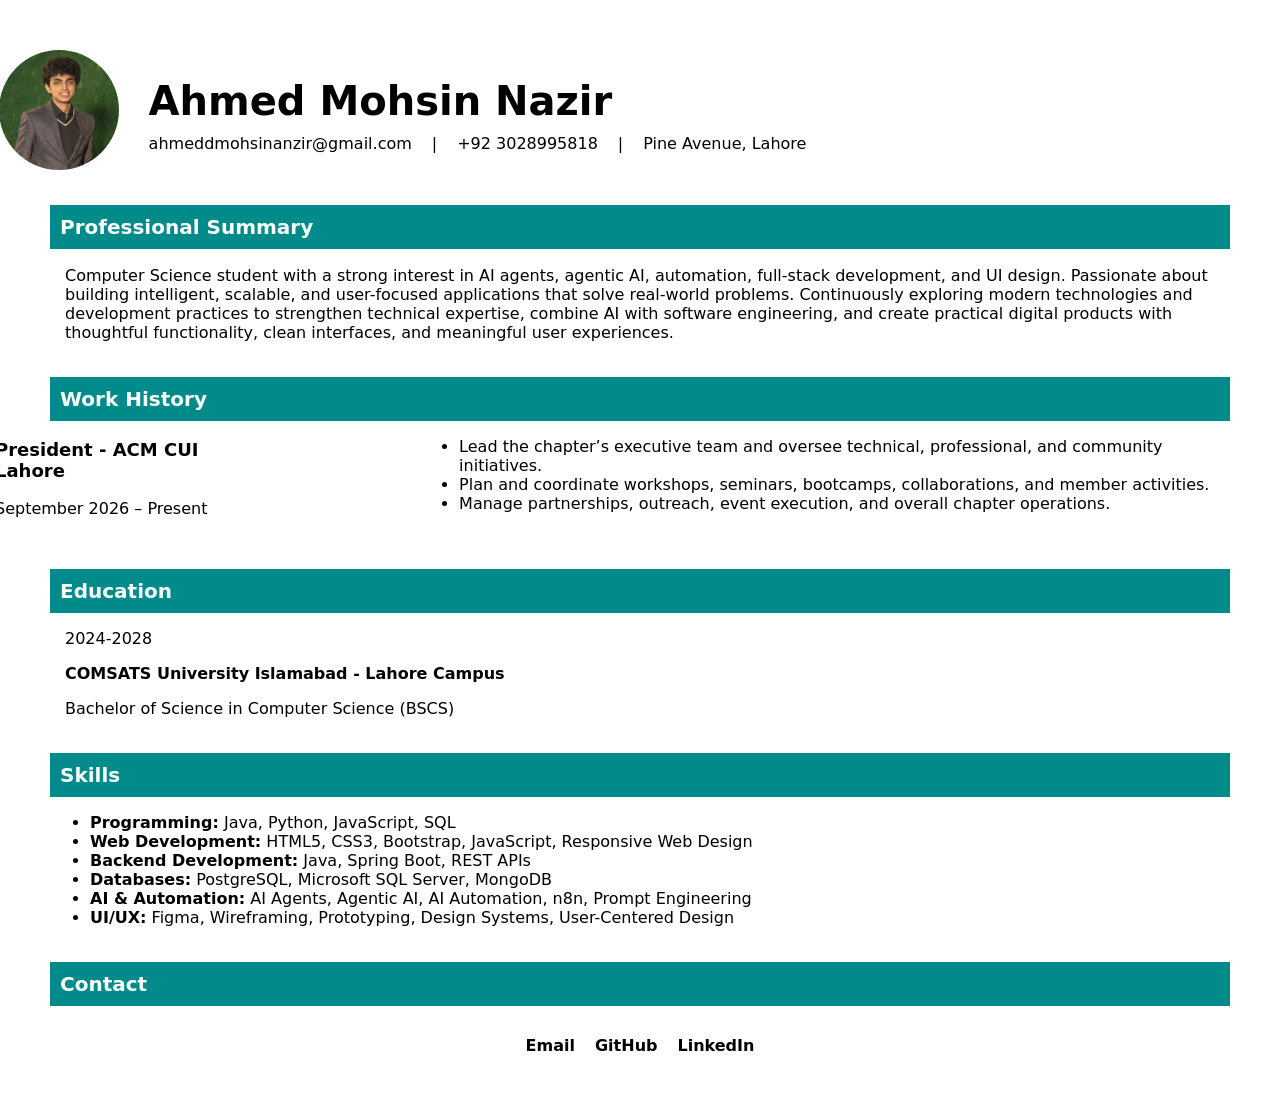
<file: assignment-1/index.html>
<!DOCTYPE html>
<html lang="en">

<head>
  <meta charset="UTF-8">
  <meta name="viewport" content="width=device-width, initial-scale=1.0">
  <title>CV - Ahmed Mohsin Nazir</title>
  <link rel="stylesheet" href="style.css">
</head>

<body>
<header id="personal-details">

  <img id="picture" src="picture.png" alt="Ahmed Mohsin Nazir">

  <div id="header-content">
    <h1 id="full-name">Ahmed Mohsin Nazir</h1>

    <div id="details">
      <p class="detail">ahmeddmohsinanzir@gmail.com</p>
      <p class="detail">|</p>
      <p class="detail">+92 3028995818</p>
      <p class="detail">|</p>
      <p class="detail">Pine Avenue, Lahore</p>
    </div>
  </div>

</header>

  <section id="professional-summary">
    <h2 id="ps-heading">
      Professional Summary
    </h2>
    <p id="ps-text">
      Computer Science student with a strong interest in AI agents, 
      agentic AI, automation, full-stack development, and UI design. 
      Passionate about building intelligent, scalable, and user-focused 
      applications that solve real-world problems. Continuously exploring 
      modern technologies and development practices to strengthen technical 
      expertise, combine AI with software engineering, and create practical 
      digital products with thoughtful functionality, clean interfaces, and 
      meaningful user experiences.
    </p>
  </section>

  <h2 id="wh-heading">
    Work History
  </h2>

  <section id="work-history">
    <div id="wh-left">
      <p class ="wh-position">
        President - ACM CUI Lahore
      </p>
      <p class = "wh-text">
        September 2026 – Present
      </p>
    </div>
    <div id="wh-right">
      <ul>
        <li class="wh-list">Lead the chapter’s executive team and oversee technical, professional, and community initiatives.</li>
        <li class="wh-list">Plan and coordinate workshops, seminars, bootcamps, collaborations, and member activities.</li>
        <li class="wh-list">Manage partnerships, outreach, event execution, and overall chapter operations.</li>
      </ul>
    </div>
  </section>

  <section id="edu">
    <h2 id="edu-heading">
      Education
    </h2>
    <p class = "edu-text">2024-2028</p>
    <p class = "edu-title">COMSATS University Islamabad - Lahore Campus</p>
    <p class = "edu-text">Bachelor of Science in Computer Science (BSCS)</p>
  </section>

  <section id="skills">
    <h2 id="skills-heading">
      Skills
    </h2>
    <ul>
      <li class = "skills-list"><b>Programming:</b> Java, Python, JavaScript, SQL</li>
      <li class = "skills-list"><b>Web Development:</b> HTML5, CSS3, Bootstrap, JavaScript, Responsive Web Design</li>
      <li class = "skills-list"><b>Backend Development:</b> Java, Spring Boot, REST APIs</li>
      <li class = "skills-list"><b>Databases:</b> PostgreSQL, Microsoft SQL Server, MongoDB</li>
      <li class = "skills-list"><b>AI & Automation:</b> AI Agents, Agentic AI, AI Automation, n8n, Prompt Engineering</li>
      <li class = "skills-list"><b>UI/UX:</b> Figma, Wireframing, Prototyping, Design Systems, User-Centered Design</li>
    </ul>
  </section>

  <section id="contact">
    <h2 id="contact-heading">
      Contact
    </h2>
    <div id = "contact-details">
      <a class="contact" href="mailto:ahmeddmohsinanzir@gmail.com">Email</a>
      <a class = "contact" href="https://github.com/ahmedmohsinnazir">GitHub</a>
      <a class = "contact" href="https://www.linkedin.com/in/ahmed-mohsin-nazir-514a88318">
      LinkedIn
      </a>
    </div>
  </section>



</body>

</html>
</file>
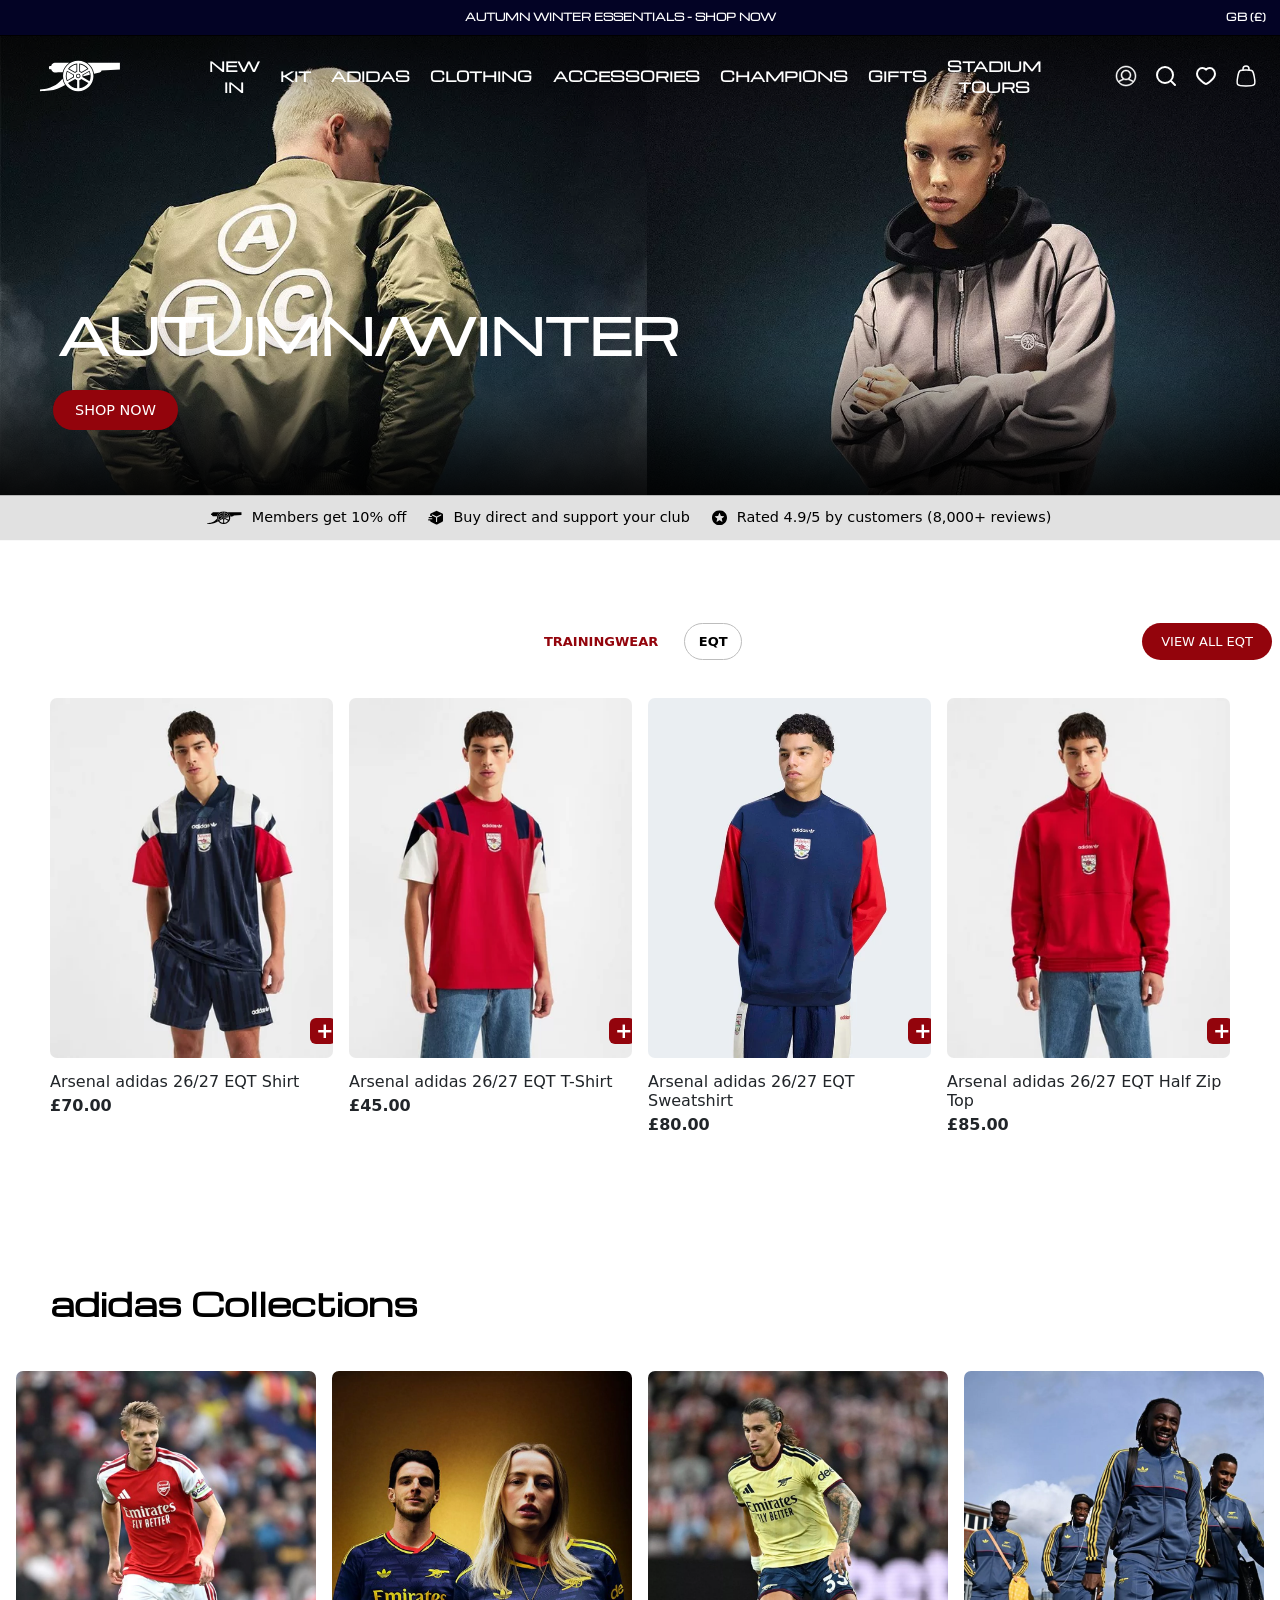
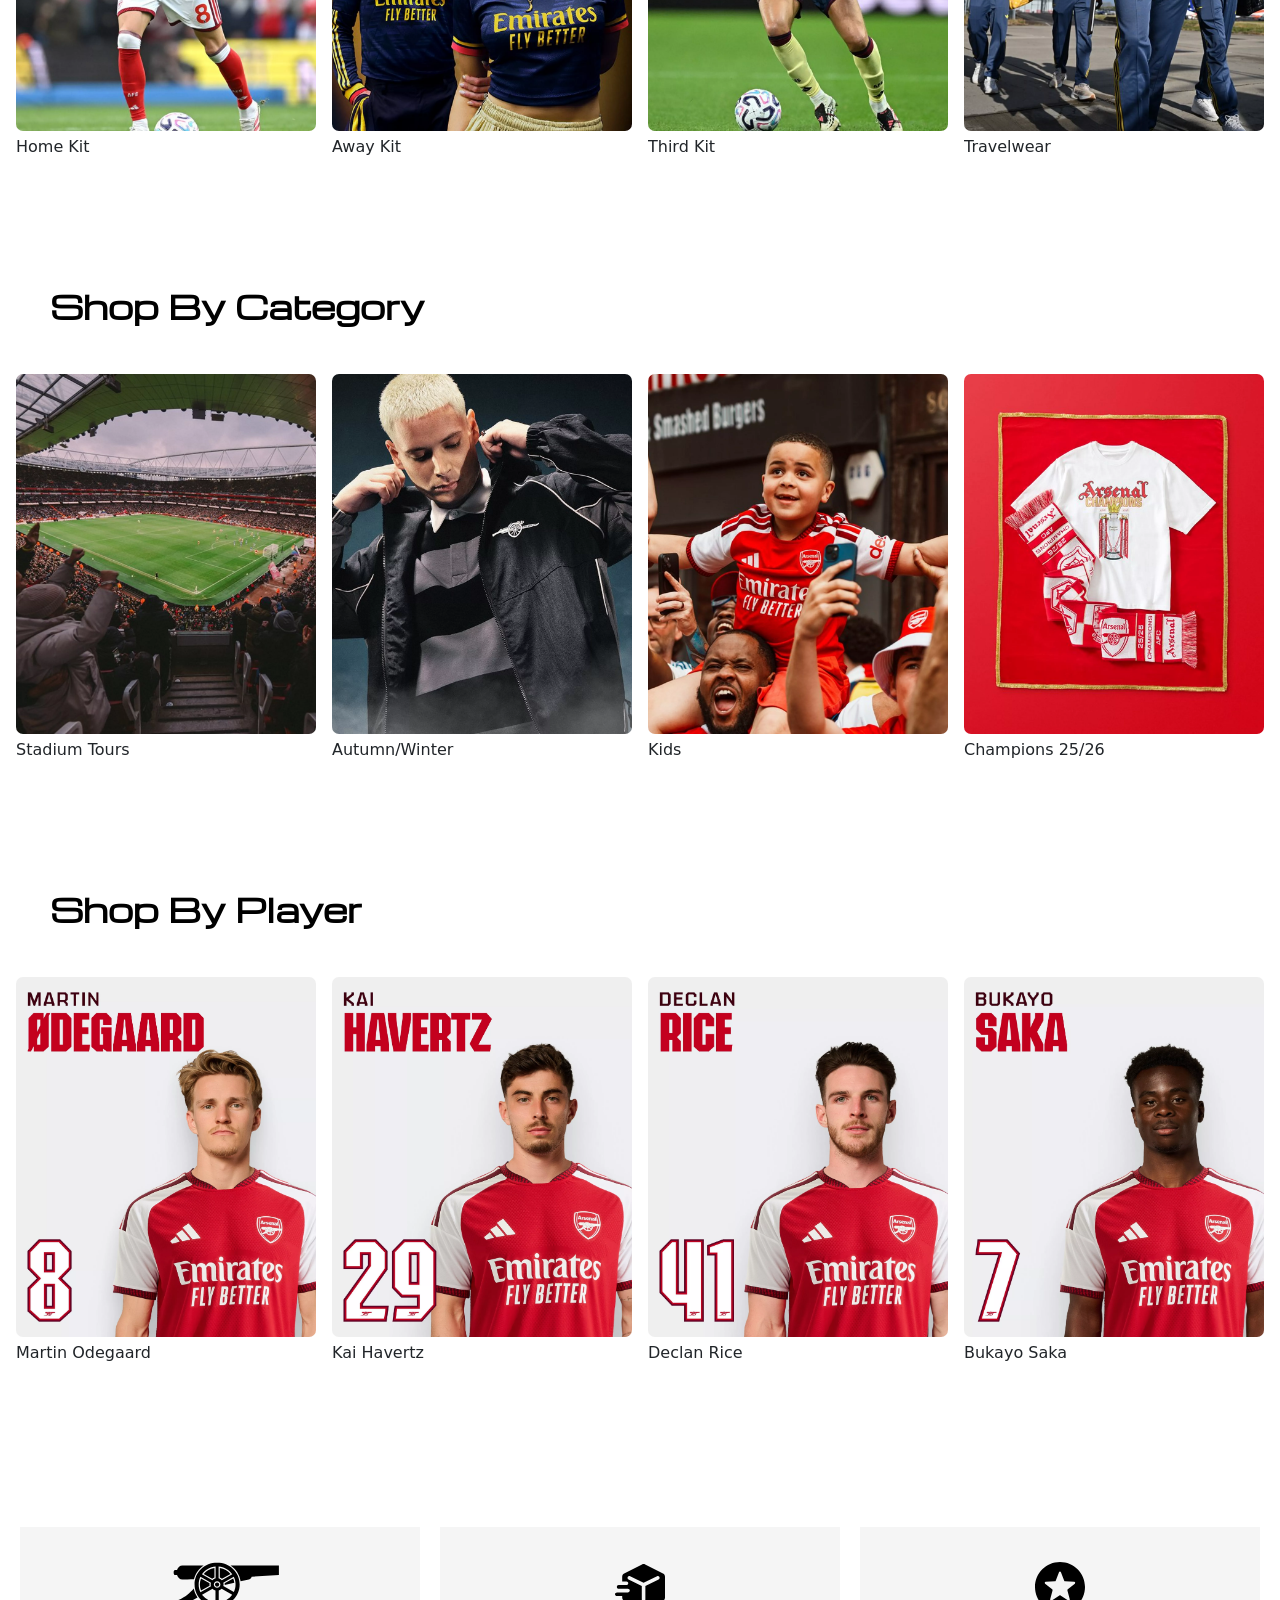
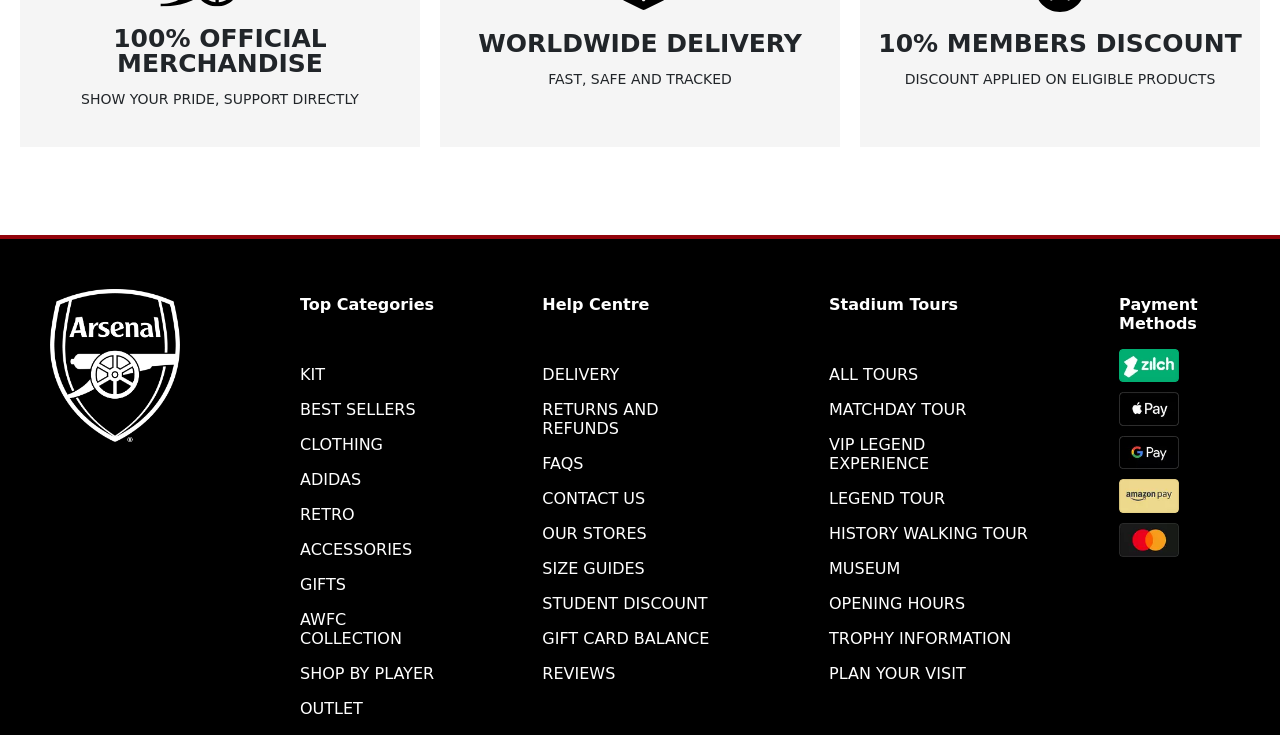
<file: assignment-2/index.html>
<!DOCTYPE html>
<html lang="en">

<head>
  <meta charset="UTF-8">
  <meta name="viewport" content="width=device-width, initial-scale=1.0">
  <title>Arsenal Direct</title>
  <link rel="stylesheet" href="style.css">
  <link rel="preconnect" href="https://fonts.googleapis.com">
  <link rel="preconnect" href="https://fonts.gstatic.com" crossorigin>
  <link
    href="https://fonts.googleapis.com/css2?family=Michroma&family=Red+Hat+Display:ital,wght@0,300..900;1,300..900&display=swap"
    rel="stylesheet">
<link href="https://cdn.jsdelivr.net/npm/bootstrap@5.3.3/dist/css/bootstrap.min.css" rel="stylesheet">
<link rel="stylesheet" href="style.css">
</head>

<body>
  <header>
    <div id="header-top">
      <div id="header-top-headline">
        <p class="header-top-text">AUTUMN WINTER ESSENTIALS - SHOP NOW</p>
      </div>
      <div id="currency">
        <p class="header-top-text">GB (£)</p>
      </div>
    </div>
    <div id="header-bottom">
      <button id="hamburger" aria-label="Open menu">
        <svg viewBox="0 0 24 24" fill="none" stroke="white" stroke-width="2" stroke-linecap="round">
          <line x1="3" y1="6" x2="21" y2="6" />
          <line x1="3" y1="12" x2="21" y2="12" />
          <line x1="3" y1="18" x2="21" y2="18" />
        </svg>
      </button>
      <img src="images/arsenal-cannon.svg" id="arsenal-cannon">
      <nav>
        <a href="#" class="nav-link" style="text-align: center;">NEW<br>IN</a>
        <a href="#" class="nav-link">KIT</a>
        <a href="#" class="nav-link">ADIDAS</a>
        <a href="#" class="nav-link">CL0THING</a>
        <a href="#" class="nav-link">ACCESSORIES</a>
        <a href="#" class="nav-link">CHAMPIONS</a>
        <a href="#" class="nav-link">GIFTS</a>
        <a href="#" class="nav-link" style="text-align: center;">STADIUM<br>TOURS</a>
        <img class="nav-icons" src="images/user.svg">
        <img class="nav-icons" src="images/search.svg">
        <img class="nav-icons" src="images/heart.svg">
        <img class="nav-icons" src="images/cart.svg">

      </nav>
    </div>
  </header>

  <main>
    <section id="hero">
      <img src="images/hero.png" id="hero-img">
      <p id="hero-text">AUTUMN/WINTER</p>
      <button id="shop-now">SHOP NOW</button>
      <div id="hero-bottom">
        <img class="hero-bottom-icons1" src="images/cannon.svg">
        <p class="hero-bottom-text">Members get 10% off</p>
        <img class="hero-bottom-icons" src="images/delivery.svg">
        <p class="hero-bottom-text">Buy direct and support your club</p>
        <img class="hero-bottom-icons" src="images/member.svg">
        <p class="hero-bottom-text">Rated 4.9/5 by customers (8,000+ reviews)</p>
      </div>
    </section>

    <br>
    <br>

    <div id="buttons-before-eqt">
      <button id="training-wear-button">TRAININGWEAR</button>
      <button id="eqt-button">EQT</button>
      <button id="view-eqt-button">VIEW ALL EQT</button>
    </div>

    <br>
    <br>

<section id="EQT" class="cards-wrap">
  <div class="row g-3 flex-nowrap overflow-x-auto flex-md-wrap">

    <div class="col-5 col-md-4 col-lg-3">
      <div class="EQT-card">
        <img src="images/eqtshirt.webp" class="eqt-img">
        <button class="add-eqt">+</button>
        <p class="eqt-title">
          <a href="product.html" class="eqt-link">Arsenal adidas 26/27 EQT Shirt</a>
        </p>
        <p class="eqt-price">£70.00</p>
      </div>
    </div>

    <div class="col-5 col-md-4 col-lg-3">
      <div class="EQT-card">
        <img src="images/eqttshirt.webp" class="eqt-img">
        <button class="add-eqt">+</button>
        <p class="eqt-title">Arsenal adidas 26/27 EQT T-Shirt</p>
        <p class="eqt-price">£45.00</p>
      </div>
    </div>

    <div class="col-5 col-md-4 col-lg-3">
      <div class="EQT-card">
        <img src="images/eqtsweat.webp" class="eqt-img">
        <button class="add-eqt">+</button>
        <p class="eqt-title">Arsenal adidas 26/27 EQT Sweatshirt</p>
        <p class="eqt-price">£80.00</p>
      </div>
    </div>

    <div class="col-5 col-md-4 col-lg-3">
      <div class="EQT-card">
        <img src="images/eqtziptop.webp" class="eqt-img">
        <button class="add-eqt">+</button>
        <p class="eqt-title">Arsenal adidas 26/27 EQT Half Zip Top</p>
        <p class="eqt-price">£85.00</p>
      </div>
    </div>


</section>

    <div id="view-eqt-row">
      <button id="view-eqt-button-mobile">VIEW ALL EQT</button>
    </div>

    <section id="adidas-collections">
      <p id="adidas-title">adidas Collections</p>
      <div id="adidas-cards">

        <div class="adidas-card">
          <img src="images/homekit.webp" class="adidas-img">
          <p class="adidas-card-title">Home Kit</p>
        </div>
        <div class="adidas-card">
          <img src="images/awaykit.webp" class="adidas-img">
          <p class="adidas-card-title">Away Kit</p>
        </div>
        <div class="adidas-card">
          <img src="images/thirdkit.webp" class="adidas-img">
          <p class="adidas-card-title">Third Kit</p>
        </div>

        <div class="adidas-card">
          <img src="images/travel.webp" class="adidas-img">
          <p class="adidas-card-title">Travelwear</p>
        </div>





      </div>


    </section>

    <section id="categories">
      <p id="category-title">Shop By Category</p>
      <div id="category-cards">
        <div class="category-card">
          <img src="images/stadiumtour.webp" class="category-img">
          <p class="category-card-title">Stadium Tours</p>
        </div>

        <div class="category-card">
          <img src="images/autumnwinter.webp" class="category-img">
          <p class="category-card-title">Autumn/Winter</p>
        </div>

        <div class="category-card">
          <img src="images/kids.webp" class="category-img">
          <p class="category-card-title">Kids</p>
        </div>

        <div class="category-card">
          <img src="images/champions.webp" class="category-img">
          <p class="category-card-title">Champions 25/26</p>
        </div>
      </div>


    </section>

    <section id="by-player">
      <p id="player-title">Shop By Player</p>
      <div id="player-cards">
        <div class="player-card">
          <img src="images/odegaard.webp" class="player-img">
          <p class="player-card-title">Martin Odegaard</p>
        </div>

        <div class="player-card">
          <img src="images/havertz.webp" class="player-img">
          <p class="player-card-title">Kai Havertz</p>
        </div>

        <div class="player-card">
          <img src="images/rice.webp" class="player-img">
          <p class="player-card-title">Declan Rice</p>
        </div>

        <div class="player-card">
          <img src="images/saka.webp" class="player-img">
          <p class="player-card-title">Bukayo Saka</p>
        </div>
      </div>


    </section>

    <section id="features">
      <div class="feature">
        <img class="feature-icon" src="images/cannon.svg">
        <p class="feature-title">100% OFFICIAL<br>MERCHANDISE</p>
        <p class="feature-desc">SHOW YOUR PRIDE, SUPPORT DIRECTLY</p>
      </div>

      <div class="feature">
        <img class="feature-icon2" src="images/delivery.svg">
        <p class="feature-title">WORLDWIDE DELIVERY</p>
        <p class="feature-desc">FAST, SAFE AND TRACKED</p>
      </div>

      <div class="feature">
        <img class="feature-icon3" src="images/member.svg">
        <p class="feature-title">10% MEMBERS DISCOUNT</p>
        <p class="feature-desc">DISCOUNT APPLIED ON ELIGIBLE PRODUCTS</p>
      </div>
    </section>
    <br>
    <br>
  </main>

  <footer>
    <div id="footer-image">
      <img id="footer-logo" src="images/logo.png">
    </div>

    <div id="footer-top-categories">
      <p class="footer-text"><b>Top Categories</b></p>
      <br>
      <p class="footer-text">KIT</p>
      <p class="footer-text">BEST SELLERS</p>
      <p class="footer-text">CLOTHING</p>
      <p class="footer-text">ADIDAS</p>
      <p class="footer-text">RETRO</p>
      <p class="footer-text">ACCESSORIES</p>
      <p class="footer-text">GIFTS</p>
      <p class="footer-text">AWFC COLLECTION</p>
      <p class="footer-text">SHOP BY PLAYER</p>
      <p class="footer-text">OUTLET</p>
    </div>

    <div id="footer-help-centre">
      <p class="footer-text"><b>Help Centre</b></p>
      <br>
      <p class="footer-text">DELIVERY</p>
      <p class="footer-text">RETURNS AND REFUNDS</p>
      <p class="footer-text">FAQS</p>
      <p class="footer-text">CONTACT US</p>
      <p class="footer-text">OUR STORES</p>
      <p class="footer-text">SIZE GUIDES</p>
      <p class="footer-text">STUDENT DISCOUNT</p>
      <p class="footer-text">GIFT CARD BALANCE</p>
      <p class="footer-text">REVIEWS</p>
    </div>

    <div id="footer-stadium-tours">
      <p class="footer-text"><b>Stadium Tours</b></p>
      <br>
      <p class="footer-text">ALL TOURS</p>
      <p class="footer-text">MATCHDAY TOUR</p>
      <p class="footer-text">VIP LEGEND EXPERIENCE</p>
      <p class="footer-text">LEGEND TOUR</p>
      <p class="footer-text">HISTORY WALKING TOUR</p>
      <p class="footer-text">MUSEUM</p>
      <p class="footer-text">OPENING HOURS</p>
      <p class="footer-text">TROPHY INFORMATION</p>
      <p class="footer-text">PLAN YOUR VISIT</p>
    </div>

    <div id="payment-methods">
      <p class="footer-text"><b>Payment Methods</b></p>
      <img class="payment-img" src="images/zilch.webp">
      <img class="payment-img" src="images/apple.webp">
      <img class="payment-img" src="images/gpay.webp">
      <img class="payment-img" src="images/amazon.webp">
      <img class="payment-img" src="images/mastercard.webp">
    </div>
  </footer>

<script src="https://cdn.jsdelivr.net/npm/bootstrap@5.3.3/dist/js/bootstrap.bundle.min.js"></script>
</body>

</html>
</file>
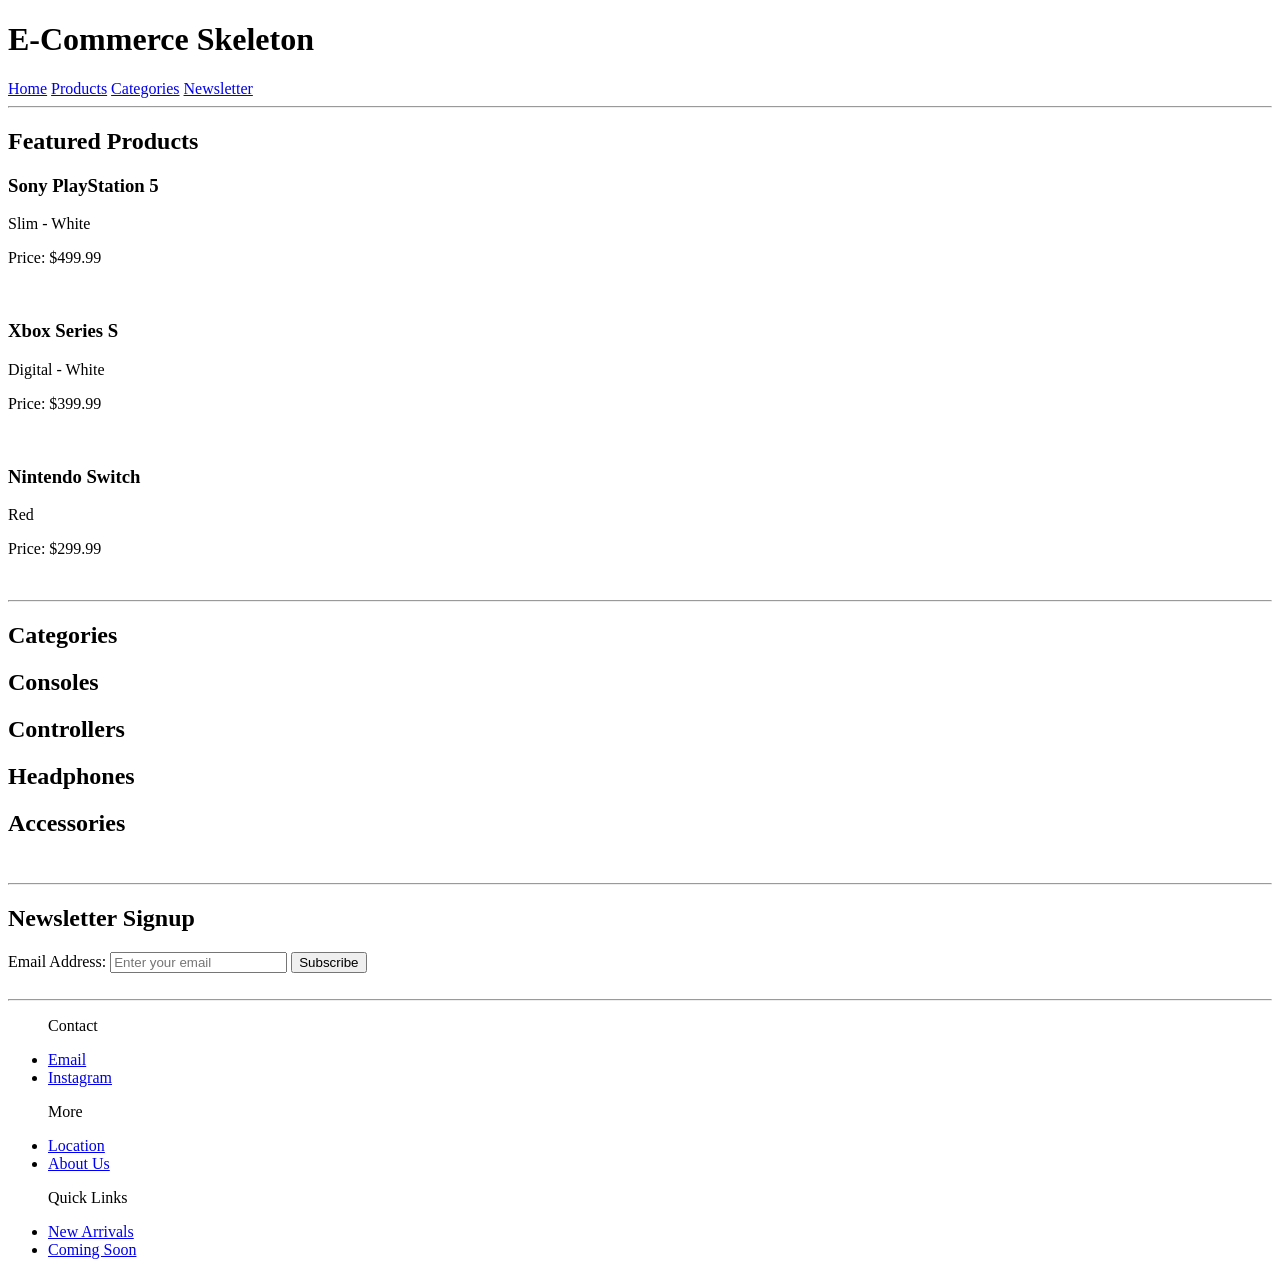
<file: lab-1/index.html>
<!DOCTYPE html>
<html lang="en">

<head>
  <meta charset="UTF-8">
  <meta name="viewport" content="width=device-width, initial-scale=1.0">
  <title>E-Commerce</title>
</head>

<body>
  <header id="header">
    <h1 class="main-headings">E-Commerce Skeleton</h1>
    <nav id="nav">
      <a href="#" class="nav-links">Home</a>
      <a href="#" class="nav-links">Products</a>
      <a href="#" class="nav-links">Categories</a>
      <a href="#" class="nav-links">Newsletter</a>
    </nav>
  </header>
  <main>
    <hr>
    <section id="featured-products">
      <h1 class="main-headings">Featured Products</h1>
      <div class="product">
        <h3 class="product-headings">Sony PlayStation 5</h3>
        <p class="text-desc">Slim - White</p>
        <p class="text-desc">Price: $499.99</p>
      </div>
      <br>
      <div class="product">
        <h3 class="product-headings">Xbox Series S</h3>
        <p class="text-desc">Digital - White</p>
        <p class="text-desc">Price: $399.99</p>
      </div>
      <br>
      <div class="product">
        <h3 class="product-headings">Nintendo Switch</h3>
        <p class="text-desc">Red</p>
        <p class="text-desc">Price: $299.99</p>
      </div>
      <br>
      <hr>
    </section>
    <section id="categories">
      <h1 class="main-headings">Categories</h1>
      <h2 class="category-headings">Consoles</h2>
      <h2 class="category-headings">Controllers</h2>
      <h2 class="category-headings">Headphones</h2>
      <h2 class="category-headings">Accessories</h2>
      <br>
      <hr>
    </section>
    <section id="newsletter-signup">
      <h1 class="main-headings">Newsletter Signup</h1>
      <form action="#" method="post">
        <label for="email">Email Address: </label>
        <input type="email" id="email" name="email" placeholder="Enter your email">
        <button type="submit">Subscribe</button>
      </form>
      <br>
      <hr>
    </section>

    <footer>
      <div class = "col-links">
        <ul class = "links">
          <p>Contact</p>
          <li><a href="#">Email</a></li>
          <li><a href="#">Instagram</a></li>
        </ul>
      </div>
      <div class = "col-links">
        <ul class = "links">
          <p>More</p>
          <li><a href="#">Location</a></li>
          <li><a href="#">About Us</a></li>
        </ul>
      </div>
      <div class = "col-links">
        <ul class = "links">
          <p>Quick Links</p>
          <li><a href="#">New Arrivals</a></li>
          <li><a href="#">Coming Soon</a></li>
        </ul>
      </div>
    </footer>
  </main>

</body>

</html>
</file>
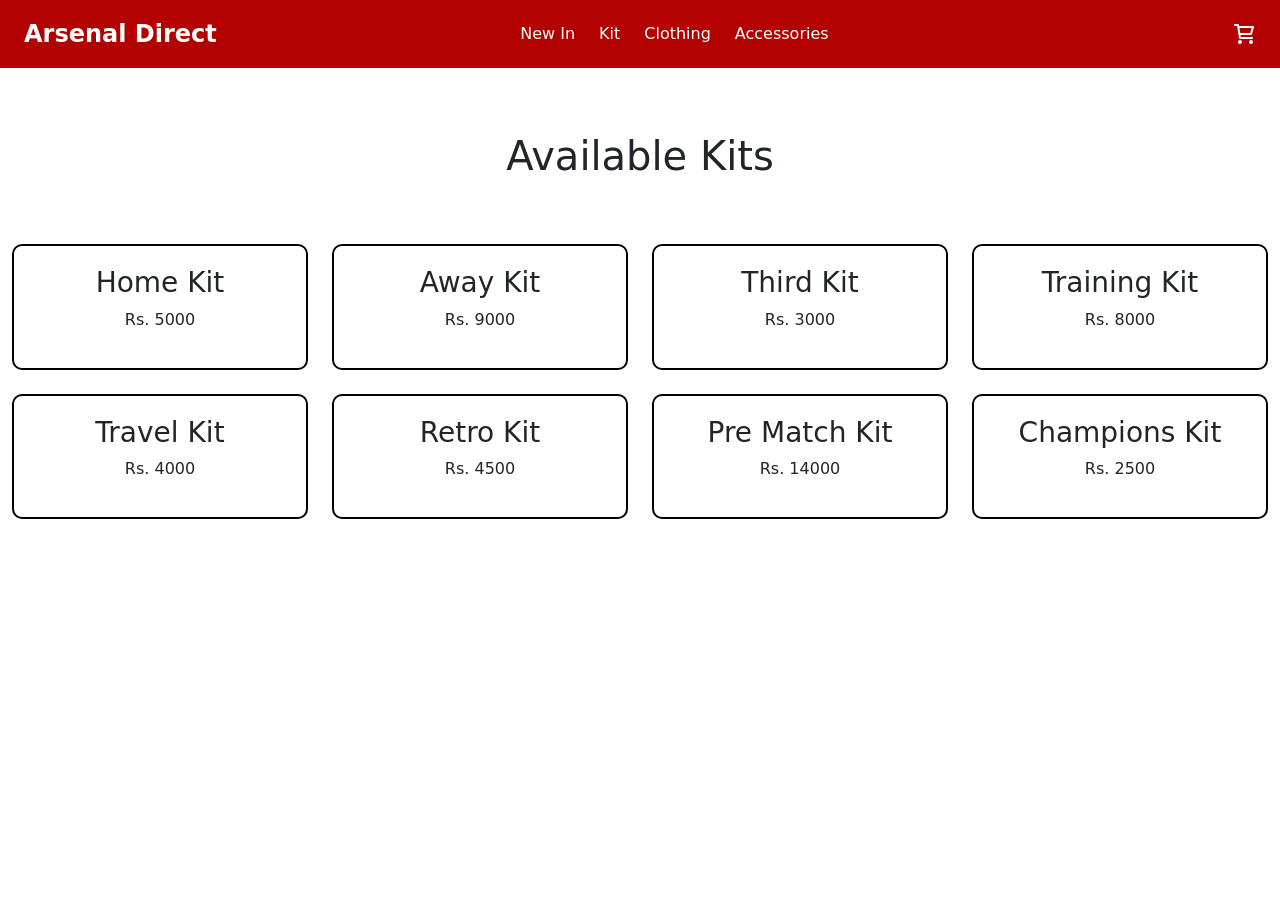
<file: lab-2/index.html>
<!DOCTYPE html>
<html lang="en">

<head>
    <meta charset="UTF-8">
    <meta name="viewport" content="width=device-width, initial-scale=1.0">
    <title>Arsenal Direct</title>
    <link href="https://cdn.jsdelivr.net/npm/bootstrap@5.3.3/dist/css/bootstrap.min.css" rel="stylesheet">
    <link rel="stylesheet" href="style.css">
</head>

<body>
    <nav class="d-flex align-items-center justify-content-between px-4 py-3">
        <div class="logo">
            Arsenal Direct
        </div>
        <div class="links d-flex gap-4">
            <a href="#">New In</a>
            <a href="#">Kit</a>
            <a href="#">Clothing</a>
            <a href="#">Accessories</a>
        </div>
        <div class="cart">
            <img src="icons/cart.svg" id="cart-img">
        </div>
        <div class="menu">
            <img src="icons/hamburger.svg" id="menu-img">
        </div>
    </nav>
    <h1 class="text-center my-4">Available Kits</h1>
    <div class="container-fluid">
        <div class="row g-4">
            <div class="col-12 col-md-6 col-lg-3">
                <div class="product">
                    <h3>Home Kit</h3>
                    <p>Rs. 5000</p>
                </div>
            </div>
            <div class="col-12 col-md-6 col-lg-3">
                <div class="product">
                    <h3>Away Kit</h3>
                    <p>Rs. 9000</p>
                </div>
            </div>
            <div class="col-12 col-md-6 col-lg-3">
                <div class="product">
                    <h3>Third Kit</h3>
                    <p>Rs. 3000</p>
                </div>
            </div>
            <div class="col-12 col-md-6 col-lg-3">
                <div class="product">
                    <h3>Training Kit</h3>
                    <p>Rs. 8000</p>
                </div>
            </div>
            <div class="col-12 col-md-6 col-lg-3">
                <div class="product">
                    <h3>Travel Kit</h3>
                    <p>Rs. 4000</p>
                </div>
            </div>
            <div class="col-12 col-md-6 col-lg-3">
                <div class="product">
                    <h3>Retro Kit</h3>
                    <p>Rs. 4500</p>
                </div>
            </div>
            <div class="col-12 col-md-6 col-lg-3">
                <div class="product">
                    <h3>Pre Match Kit</h3>
                    <p>Rs. 14000</p>
                </div>
            </div>
            <div class="col-12 col-md-6 col-lg-3">
                <div class="product">
                    <h3>Champions Kit</h3>
                    <p>Rs. 2500</p>
                </div>
            </div>
        </div>
    </div>
</body>
</html>
</file>
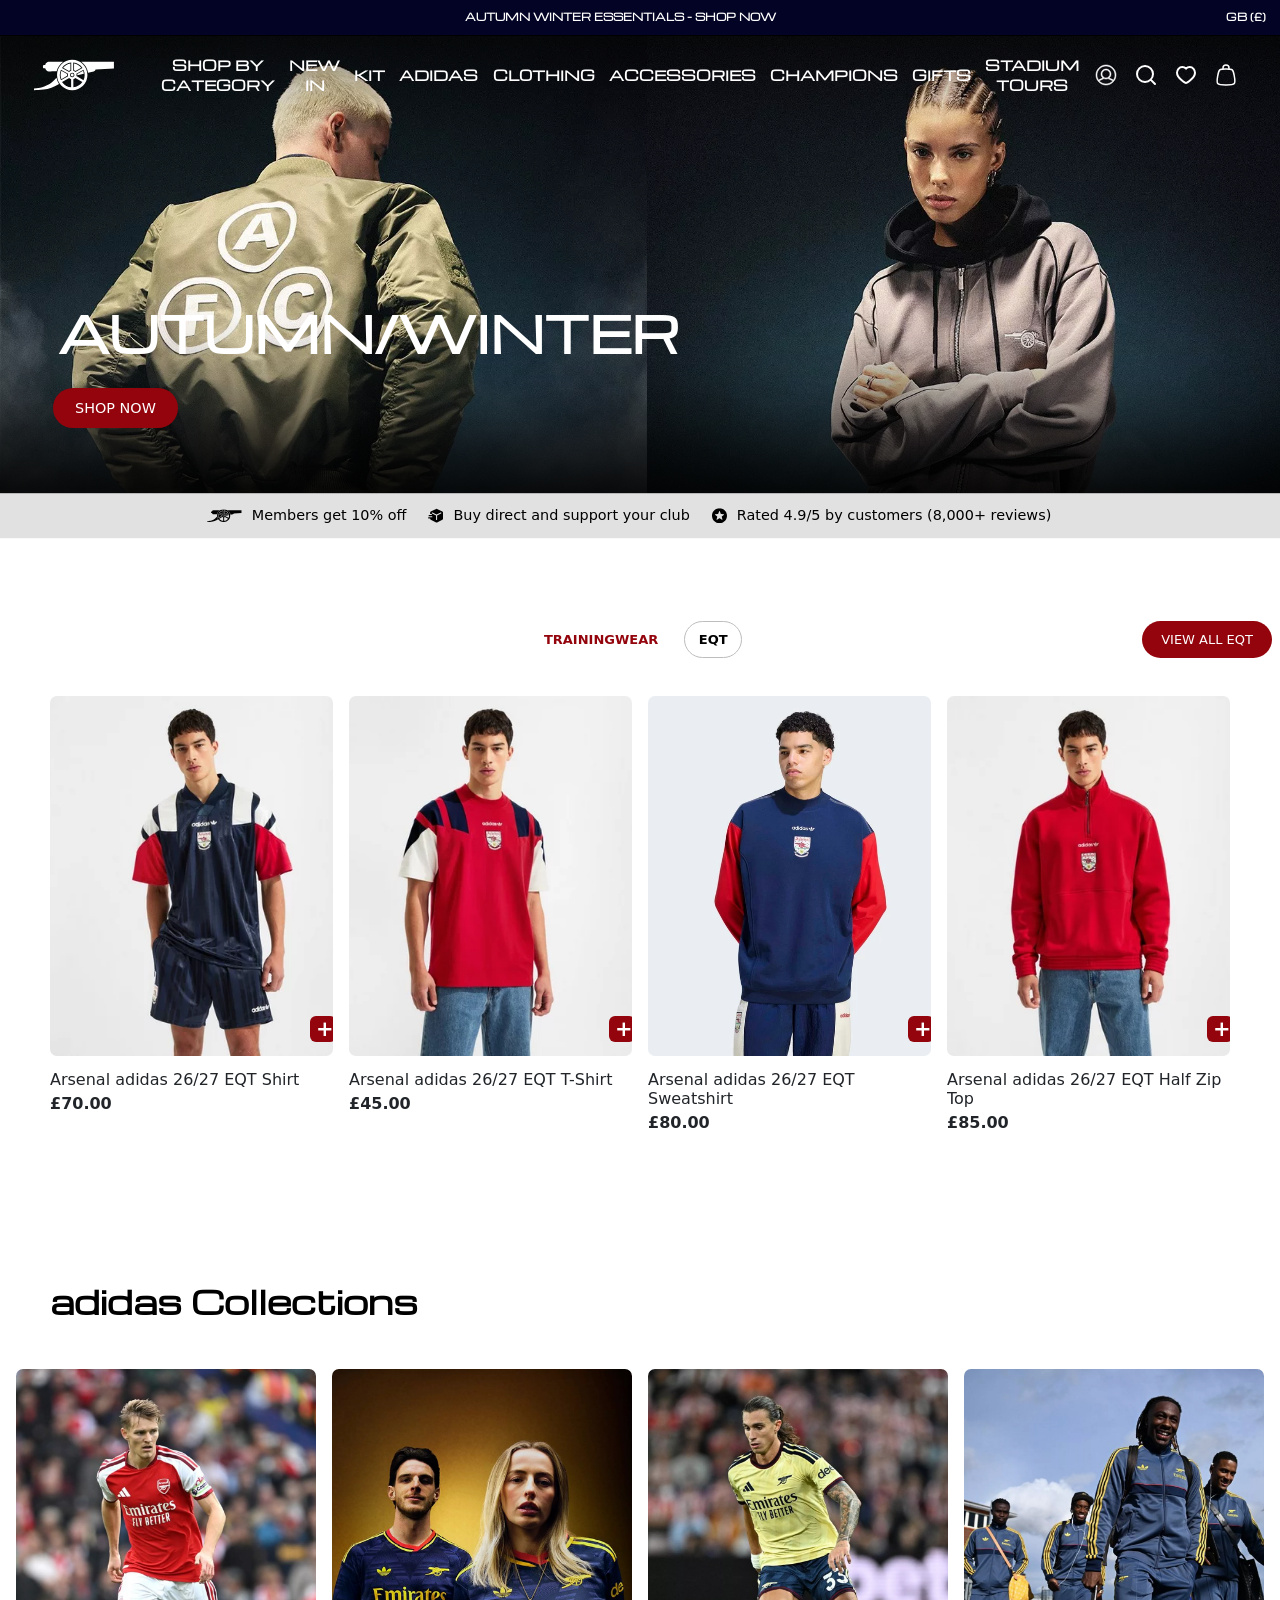
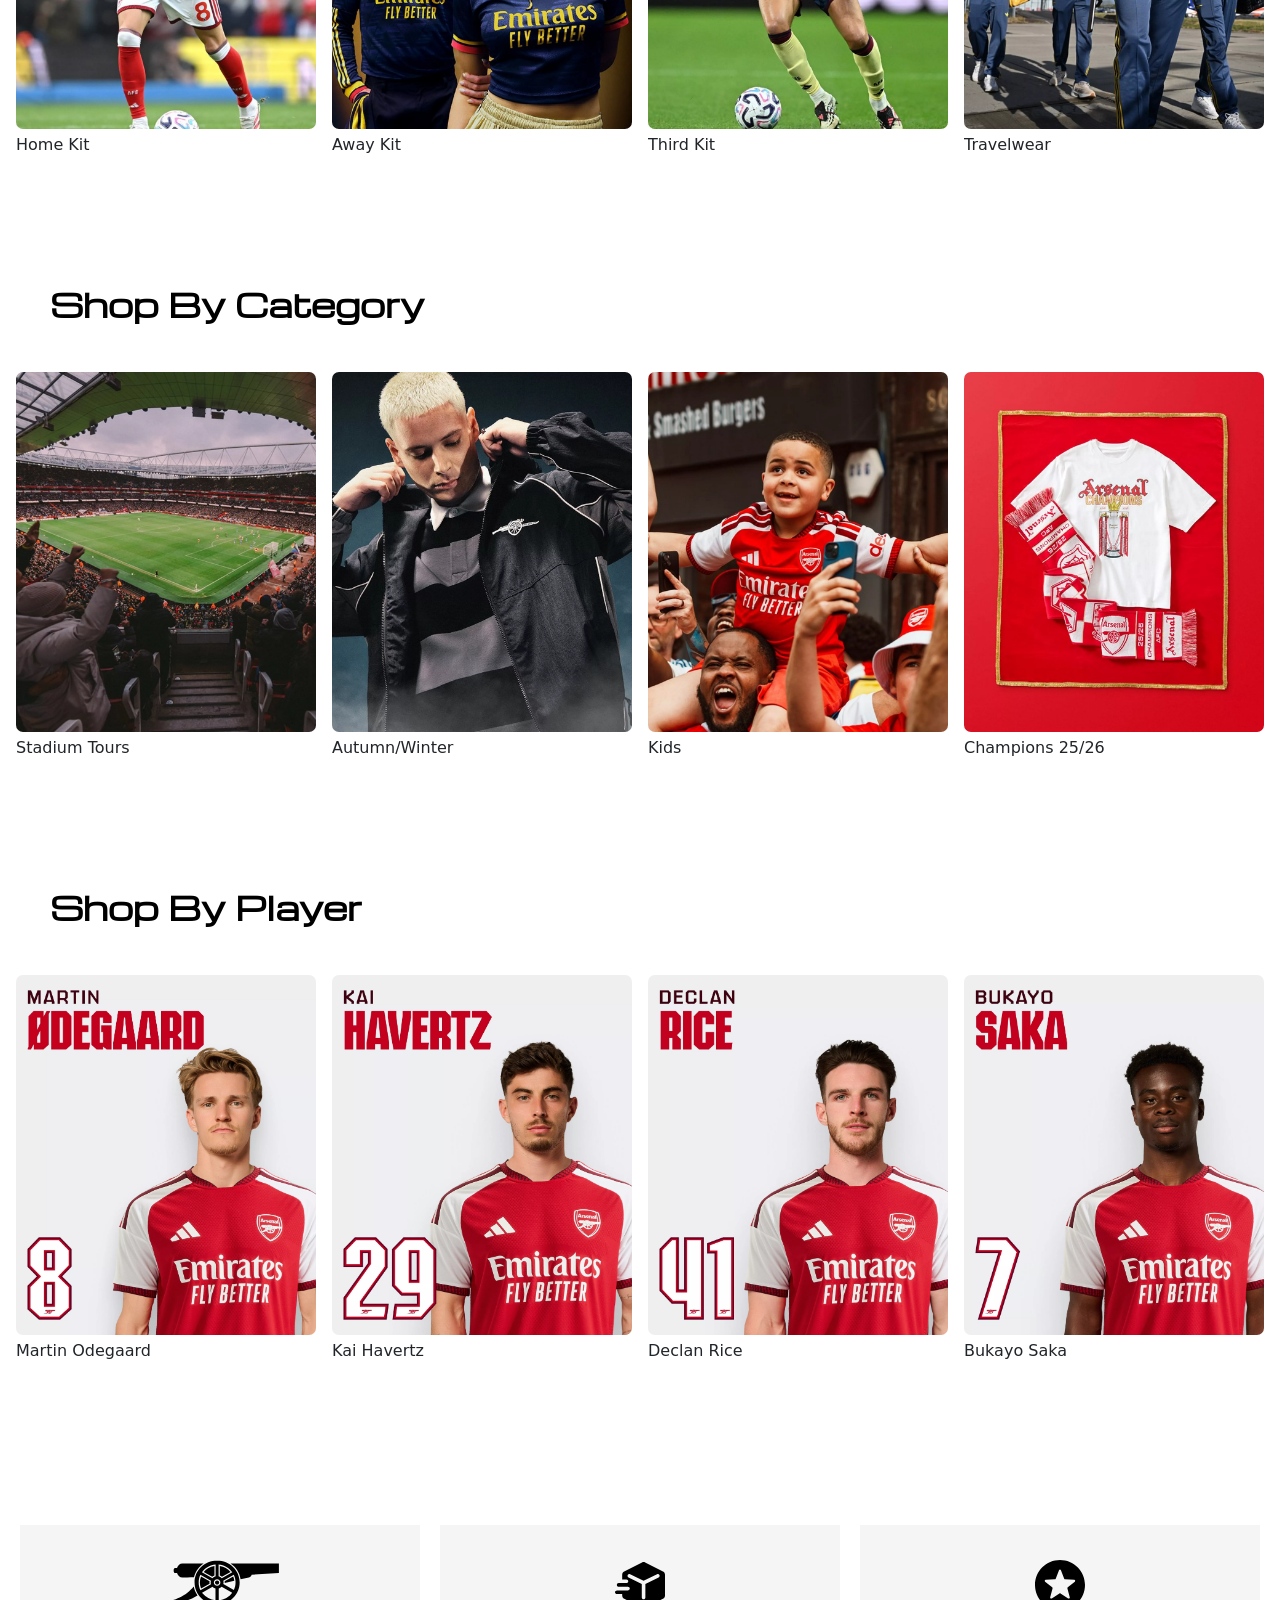
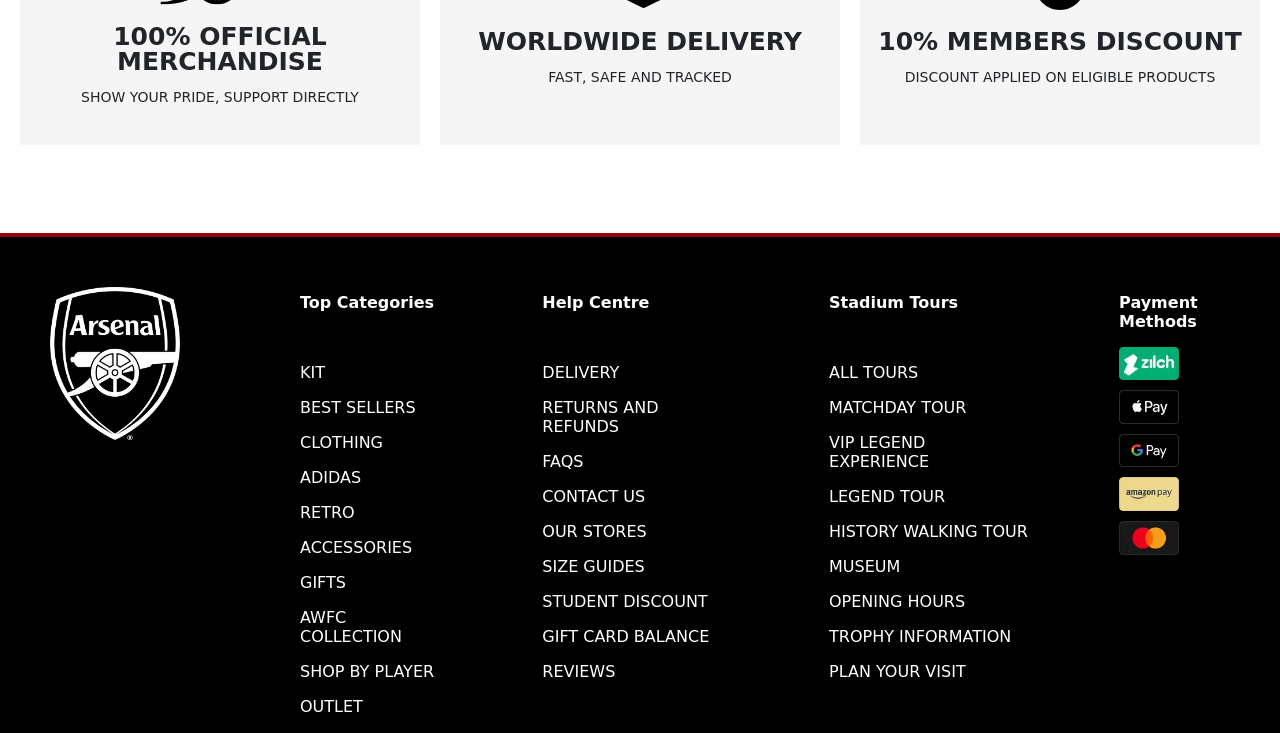
<file: midterm/index.html>
<!DOCTYPE html>
<html lang="en">

<head>
  <meta charset="UTF-8">
  <meta name="viewport" content="width=device-width, initial-scale=1.0">
  <title>Arsenal Direct</title>
  <link rel="stylesheet" href="style.css">
  <link rel="preconnect" href="https://fonts.googleapis.com">
  <link rel="preconnect" href="https://fonts.gstatic.com" crossorigin>
  <link
    href="https://fonts.googleapis.com/css2?family=Michroma&family=Red+Hat+Display:ital,wght@0,300..900;1,300..900&display=swap"
    rel="stylesheet">
<link href="https://cdn.jsdelivr.net/npm/bootstrap@5.3.3/dist/css/bootstrap.min.css" rel="stylesheet">
<link rel="stylesheet" href="style.css">
</head>

<body>
  <header>
    <div id="header-top">
      <div id="header-top-headline">
        <p class="header-top-text">AUTUMN WINTER ESSENTIALS - SHOP NOW</p>
      </div>
      <div id="currency">
        <p class="header-top-text">GB (£)</p>
      </div>
    </div>
    <div id="header-bottom">
      <!-- CSS-only hamburger: the checkbox holds the open/closed state (no JavaScript) -->
      <input type="checkbox" id="menu-toggle" class="menu-toggle" aria-label="Open menu">
      <label for="menu-toggle" id="hamburger">
        <svg viewBox="0 0 24 24" fill="none" stroke="white" stroke-width="2" stroke-linecap="round">
          <line x1="3" y1="6" x2="21" y2="6" />
          <line x1="3" y1="12" x2="21" y2="12" />
          <line x1="3" y1="18" x2="21" y2="18" />
        </svg>
      </label>
      <img src="images/arsenal-cannon.svg" id="arsenal-cannon">
      <nav aria-label="Main navigation">
        <div class="nav-menu">
          <!-- Task 1: "Shop by Category" mega-menu. Number of columns = K = 4 -->
          <div class="mega-item">
            <a href="#" class="nav-link nav-link-stack mega-trigger" aria-haspopup="true">SHOP BY <br>CATEGORY</a>

            <!-- BP (643px) and wider: full-width panel, opens on :hover / :focus-within -->
            <div class="mega-panel">
            <div class="mega-col">
              <h2 class="mega-heading">Kit</h2>
              <ul>
                <li><a href="#" class="mega-link">Home Kit</a></li>
                <li><a href="#" class="mega-link">Away Kit</a></li>
                <li><a href="#" class="mega-link">Third Kit</a></li>
                <li><a href="#" class="mega-link">Goalkeeper Kit</a></li>
                <li><a href="#" class="mega-link">Training Wear</a></li>
              </ul>
            </div>
            <div class="mega-col">
              <h2 class="mega-heading">Clothing</h2>
              <ul>
                <li><a href="#" class="mega-link">T-Shirts</a></li>
                <li><a href="#" class="mega-link">Hoodies &amp; Sweatshirts</a></li>
                <li><a href="#" class="mega-link">Jackets &amp; Coats</a></li>
                <li><a href="#" class="mega-link">Polo Shirts</a></li>
                <li><a href="#" class="mega-link">Shorts</a></li>
              </ul>
            </div>
            <div class="mega-col">
              <h2 class="mega-heading">Accessories</h2>
              <ul>
                <li><a href="#" class="mega-link">Scarves &amp; Hats</a></li>
                <li><a href="#" class="mega-link">Bags &amp; Backpacks</a></li>
                <li><a href="#" class="mega-link">Mugs &amp; Homeware</a></li>
                <li><a href="#" class="mega-link">Phone Cases</a></li>
                <li><a href="#" class="mega-link">Stationery</a></li>
              </ul>
            </div>
            <div class="mega-col">
              <h2 class="mega-heading">Shop For</h2>
              <ul>
                <li><a href="#" class="mega-link">Men</a></li>
                <li><a href="#" class="mega-link">Women</a></li>
                <li><a href="#" class="mega-link">Kids</a></li>
                <li><a href="#" class="mega-link">Baby &amp; Toddler</a></li>
                <li><a href="#" class="mega-link">Retro Shirts</a></li>
              </ul>
            </div>
            </div>

            <!-- Below BP: same groups as an accordion inside the hamburger menu -->
            <div class="mega-accordion">
              <p class="mega-acc-title">SHOP BY CATEGORY</p>
            <details>
              <summary>Kit</summary>
              <ul>
                <li><a href="#" class="mega-link">Home Kit</a></li>
                <li><a href="#" class="mega-link">Away Kit</a></li>
                <li><a href="#" class="mega-link">Third Kit</a></li>
                <li><a href="#" class="mega-link">Goalkeeper Kit</a></li>
                <li><a href="#" class="mega-link">Training Wear</a></li>
              </ul>
            </details>
            <details>
              <summary>Clothing</summary>
              <ul>
                <li><a href="#" class="mega-link">T-Shirts</a></li>
                <li><a href="#" class="mega-link">Hoodies &amp; Sweatshirts</a></li>
                <li><a href="#" class="mega-link">Jackets &amp; Coats</a></li>
                <li><a href="#" class="mega-link">Polo Shirts</a></li>
                <li><a href="#" class="mega-link">Shorts</a></li>
              </ul>
            </details>
            <details>
              <summary>Accessories</summary>
              <ul>
                <li><a href="#" class="mega-link">Scarves &amp; Hats</a></li>
                <li><a href="#" class="mega-link">Bags &amp; Backpacks</a></li>
                <li><a href="#" class="mega-link">Mugs &amp; Homeware</a></li>
                <li><a href="#" class="mega-link">Phone Cases</a></li>
                <li><a href="#" class="mega-link">Stationery</a></li>
              </ul>
            </details>
            <details>
              <summary>Shop For</summary>
              <ul>
                <li><a href="#" class="mega-link">Men</a></li>
                <li><a href="#" class="mega-link">Women</a></li>
                <li><a href="#" class="mega-link">Kids</a></li>
                <li><a href="#" class="mega-link">Baby &amp; Toddler</a></li>
                <li><a href="#" class="mega-link">Retro Shirts</a></li>
              </ul>
            </details>
            </div>
          </div>

          <a href="#" class="nav-link nav-link-stack">NEW <br>IN</a>
          <a href="#" class="nav-link">KIT</a>
          <a href="#" class="nav-link">ADIDAS</a>
          <a href="#" class="nav-link">CL0THING</a>
          <a href="#" class="nav-link">ACCESSORIES</a>
          <a href="#" class="nav-link">CHAMPIONS</a>
          <a href="#" class="nav-link">GIFTS</a>
          <a href="#" class="nav-link nav-link-stack">STADIUM <br>TOURS</a>
        </div>
        <img class="nav-icons" src="images/user.svg">
        <img class="nav-icons" src="images/search.svg">
        <img class="nav-icons" src="images/heart.svg">
        <!-- Task 3: cart icon = badge + mini cart. Without JavaScript the link still goes to checkout.html -->
        <div class="nav-cart">
          <a href="checkout.html" class="cart-link" id="cart-toggle" aria-label="Cart, 0 items" aria-haspopup="true" aria-expanded="false" aria-controls="mini-cart">
            <img class="nav-icons" src="images/cart.svg" alt="">
            <span class="cart-badge" id="cart-badge" hidden>0</span>
          </a>
          <div class="mini-cart" id="mini-cart" hidden>
            <h2 class="mini-cart-title">Your cart</h2>
            <p class="mini-cart-empty" id="mini-cart-empty">Your cart is empty.</p>
            <ul class="mini-cart-list" id="mini-cart-list"></ul>
            <p class="mini-cart-total">Total: <strong id="mini-cart-total">£0.00</strong></p>
            <a href="checkout.html" class="mini-cart-checkout">CHECKOUT</a>
          </div>
        </div>
      </nav>
    </div>
  </header>

  <main>
    <section id="hero">
      <img src="images/hero.png" id="hero-img">
      <p id="hero-text">AUTUMN/WINTER</p>
      <button id="shop-now">SHOP NOW</button>
      <div id="hero-bottom">
        <img class="hero-bottom-icons1" src="images/cannon.svg">
        <p class="hero-bottom-text">Members get 10% off</p>
        <img class="hero-bottom-icons" src="images/delivery.svg">
        <p class="hero-bottom-text">Buy direct and support your club</p>
        <img class="hero-bottom-icons" src="images/member.svg">
        <p class="hero-bottom-text">Rated 4.9/5 by customers (8,000+ reviews)</p>
      </div>
    </section>

    <br>
    <br>

    <div id="buttons-before-eqt">
      <button id="training-wear-button">TRAININGWEAR</button>
      <button id="eqt-button">EQT</button>
      <button id="view-eqt-button">VIEW ALL EQT</button>
    </div>

    <br>
    <br>

<section id="EQT" class="cards-wrap">
  <div class="row g-3 flex-nowrap overflow-x-auto flex-md-wrap">

    <div class="col-5 col-md-4 col-lg-3">
      <div class="EQT-card">
        <img src="images/eqtshirt.webp" class="eqt-img">
        <button class="add-eqt" type="button">+</button>
        <p class="eqt-title">
          <a href="product.html" class="eqt-link">Arsenal adidas 26/27 EQT Shirt</a>
        </p>
        <p class="eqt-price">£70.00</p>
      </div>
    </div>

    <div class="col-5 col-md-4 col-lg-3">
      <div class="EQT-card">
        <img src="images/eqttshirt.webp" class="eqt-img">
        <button class="add-eqt" type="button">+</button>
        <p class="eqt-title">Arsenal adidas 26/27 EQT T-Shirt</p>
        <p class="eqt-price">£45.00</p>
      </div>
    </div>

    <div class="col-5 col-md-4 col-lg-3">
      <div class="EQT-card">
        <img src="images/eqtsweat.webp" class="eqt-img">
        <button class="add-eqt" type="button">+</button>
        <p class="eqt-title">Arsenal adidas 26/27 EQT Sweatshirt</p>
        <p class="eqt-price">£80.00</p>
      </div>
    </div>

    <div class="col-5 col-md-4 col-lg-3">
      <div class="EQT-card">
        <img src="images/eqtziptop.webp" class="eqt-img">
        <button class="add-eqt" type="button">+</button>
        <p class="eqt-title">Arsenal adidas 26/27 EQT Half Zip Top</p>
        <p class="eqt-price">£85.00</p>
      </div>
    </div>

  </div>
</section>

    <div id="view-eqt-row">
      <button id="view-eqt-button-mobile">VIEW ALL EQT</button>
    </div>

    <section id="adidas-collections">
      <p id="adidas-title">adidas Collections</p>
      <div id="adidas-cards">

        <div class="adidas-card">
          <img src="images/homekit.webp" class="adidas-img">
          <p class="adidas-card-title">Home Kit</p>
        </div>
        <div class="adidas-card">
          <img src="images/awaykit.webp" class="adidas-img">
          <p class="adidas-card-title">Away Kit</p>
        </div>
        <div class="adidas-card">
          <img src="images/thirdkit.webp" class="adidas-img">
          <p class="adidas-card-title">Third Kit</p>
        </div>

        <div class="adidas-card">
          <img src="images/travel.webp" class="adidas-img">
          <p class="adidas-card-title">Travelwear</p>
        </div>





      </div>


    </section>

    <section id="categories">
      <p id="category-title">Shop By Category</p>
      <div id="category-cards">
        <div class="category-card">
          <img src="images/stadiumtour.webp" class="category-img">
          <p class="category-card-title">Stadium Tours</p>
        </div>

        <div class="category-card">
          <img src="images/autumnwinter.webp" class="category-img">
          <p class="category-card-title">Autumn/Winter</p>
        </div>

        <div class="category-card">
          <img src="images/kids.webp" class="category-img">
          <p class="category-card-title">Kids</p>
        </div>

        <div class="category-card">
          <img src="images/champions.webp" class="category-img">
          <p class="category-card-title">Champions 25/26</p>
        </div>
      </div>


    </section>

    <section id="by-player">
      <p id="player-title">Shop By Player</p>
      <div id="player-cards">
        <div class="player-card">
          <img src="images/odegaard.webp" class="player-img">
          <p class="player-card-title">Martin Odegaard</p>
        </div>

        <div class="player-card">
          <img src="images/havertz.webp" class="player-img">
          <p class="player-card-title">Kai Havertz</p>
        </div>

        <div class="player-card">
          <img src="images/rice.webp" class="player-img">
          <p class="player-card-title">Declan Rice</p>
        </div>

        <div class="player-card">
          <img src="images/saka.webp" class="player-img">
          <p class="player-card-title">Bukayo Saka</p>
        </div>
      </div>


    </section>

    <section id="features">
      <div class="feature">
        <img class="feature-icon" src="images/cannon.svg">
        <p class="feature-title">100% OFFICIAL<br>MERCHANDISE</p>
        <p class="feature-desc">SHOW YOUR PRIDE, SUPPORT DIRECTLY</p>
      </div>

      <div class="feature">
        <img class="feature-icon2" src="images/delivery.svg">
        <p class="feature-title">WORLDWIDE DELIVERY</p>
        <p class="feature-desc">FAST, SAFE AND TRACKED</p>
      </div>

      <div class="feature">
        <img class="feature-icon3" src="images/member.svg">
        <p class="feature-title">10% MEMBERS DISCOUNT</p>
        <p class="feature-desc">DISCOUNT APPLIED ON ELIGIBLE PRODUCTS</p>
      </div>
    </section>
    <br>
    <br>
  </main>

  <footer>
    <div id="footer-image">
      <img id="footer-logo" src="images/logo.png">
    </div>

    <div id="footer-top-categories">
      <p class="footer-text"><b>Top Categories</b></p>
      <br>
      <p class="footer-text">KIT</p>
      <p class="footer-text">BEST SELLERS</p>
      <p class="footer-text">CLOTHING</p>
      <p class="footer-text">ADIDAS</p>
      <p class="footer-text">RETRO</p>
      <p class="footer-text">ACCESSORIES</p>
      <p class="footer-text">GIFTS</p>
      <p class="footer-text">AWFC COLLECTION</p>
      <p class="footer-text">SHOP BY PLAYER</p>
      <p class="footer-text">OUTLET</p>
    </div>

    <div id="footer-help-centre">
      <p class="footer-text"><b>Help Centre</b></p>
      <br>
      <p class="footer-text">DELIVERY</p>
      <p class="footer-text">RETURNS AND REFUNDS</p>
      <p class="footer-text">FAQS</p>
      <p class="footer-text">CONTACT US</p>
      <p class="footer-text">OUR STORES</p>
      <p class="footer-text">SIZE GUIDES</p>
      <p class="footer-text">STUDENT DISCOUNT</p>
      <p class="footer-text">GIFT CARD BALANCE</p>
      <p class="footer-text">REVIEWS</p>
    </div>

    <div id="footer-stadium-tours">
      <p class="footer-text"><b>Stadium Tours</b></p>
      <br>
      <p class="footer-text">ALL TOURS</p>
      <p class="footer-text">MATCHDAY TOUR</p>
      <p class="footer-text">VIP LEGEND EXPERIENCE</p>
      <p class="footer-text">LEGEND TOUR</p>
      <p class="footer-text">HISTORY WALKING TOUR</p>
      <p class="footer-text">MUSEUM</p>
      <p class="footer-text">OPENING HOURS</p>
      <p class="footer-text">TROPHY INFORMATION</p>
      <p class="footer-text">PLAN YOUR VISIT</p>
    </div>

    <div id="payment-methods">
      <p class="footer-text"><b>Payment Methods</b></p>
      <img class="payment-img" src="images/zilch.webp">
      <img class="payment-img" src="images/apple.webp">
      <img class="payment-img" src="images/gpay.webp">
      <img class="payment-img" src="images/amazon.webp">
      <img class="payment-img" src="images/mastercard.webp">
    </div>
  </footer>

<script src="https://cdn.jsdelivr.net/npm/bootstrap@5.3.3/dist/js/bootstrap.bundle.min.js"></script>
<script src="script.js"></script>
</body>

</html>
</file>
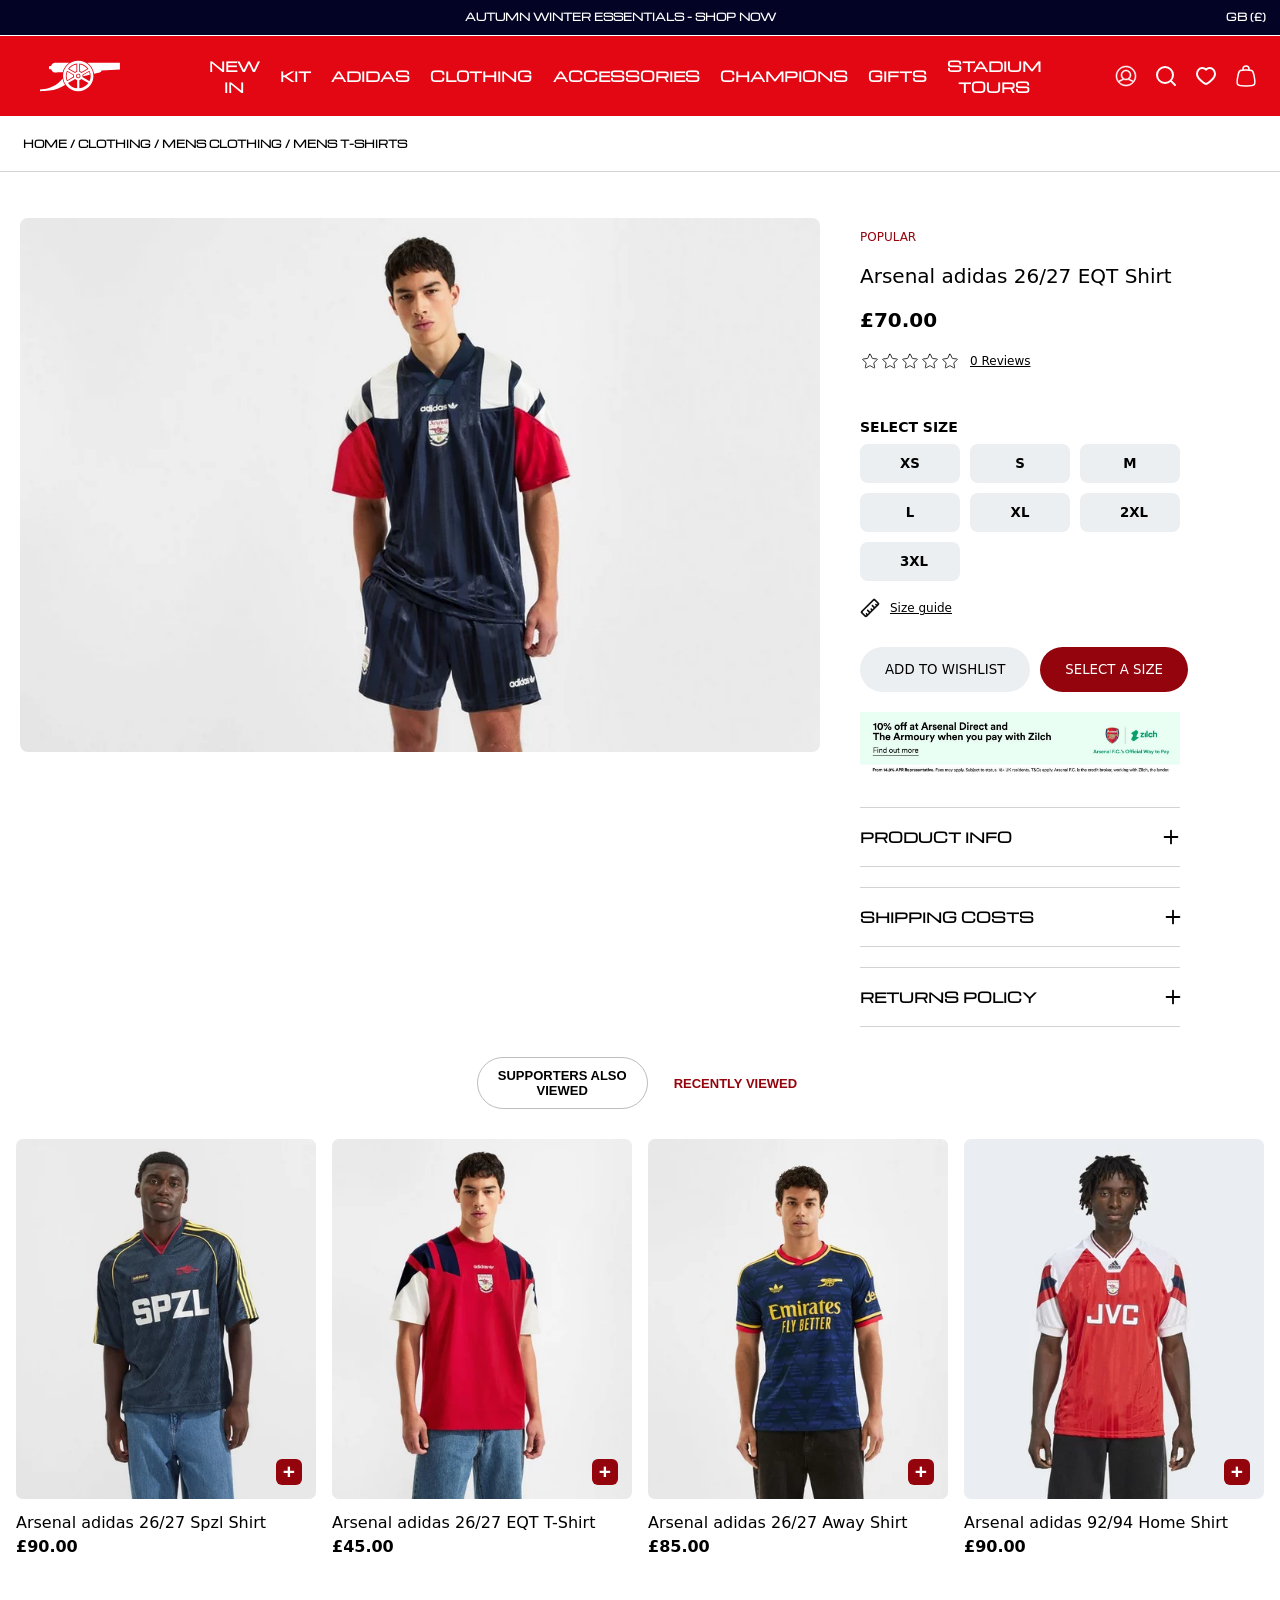
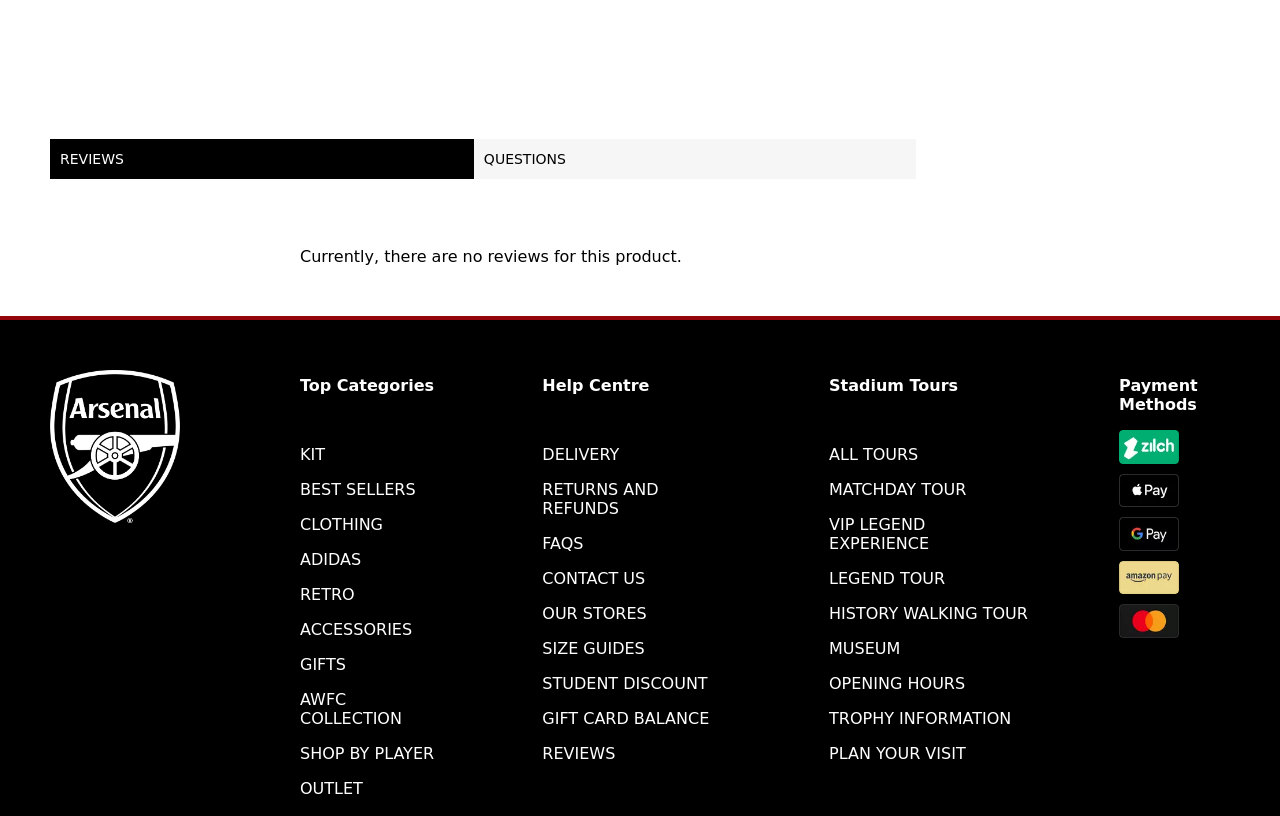
<file: assignment-2/product.html>
<!DOCTYPE html>
<html lang="en">

<head>
  <meta charset="UTF-8">
  <meta name="viewport" content="width=device-width, initial-scale=1.0">
  <title>Arsenal adidas 26/27 EQT Shirt</title>
  <link rel="stylesheet" href="style.css">
  <link rel="preconnect" href="https://fonts.googleapis.com">
  <link rel="preconnect" href="https://fonts.gstatic.com" crossorigin>
  <link
    href="https://fonts.googleapis.com/css2?family=Michroma&family=Red+Hat+Display:ital,wght@0,300..900;1,300..900&display=swap"
    rel="stylesheet">
</head>

<body>
  <header>
    <div id="header-top">
      <div id="header-top-headline">
        <p class="header-top-text">AUTUMN WINTER ESSENTIALS - SHOP NOW</p>
      </div>
      <div id="currency">
        <p class="header-top-text">GB (£)</p>
      </div>
    </div>
    <div id="header-bottom-product">
      <img src="images/arsenal-cannon.svg" id="arsenal-cannon">
      <nav>
        <a href="#" class="nav-link" style="text-align: center;">NEW<br>IN</a>
        <a href="#" class="nav-link">KIT</a>
        <a href="#" class="nav-link">ADIDAS</a>
        <a href="#" class="nav-link">CL0THING</a>
        <a href="#" class="nav-link">ACCESSORIES</a>
        <a href="#" class="nav-link">CHAMPIONS</a>
        <a href="#" class="nav-link">GIFTS</a>
        <a href="#" class="nav-link" style="text-align: center;">STADIUM<br>TOURS</a>
        <img class="nav-icons" src="images/user.svg">
        <img class="nav-icons" src="images/search.svg">
        <img class="nav-icons" src="images/heart.svg">
        <img class="nav-icons" src="images/cart.svg">

      </nav>
    </div>

    <div id="header-bottom-bottom">
      <p id="header-bb-nav">HOME / CLOTHING / MENS CLOTHING / MENS T-SHIRTS</p>
    </div>
    <br>
    <br>
  </header>

  <main>
    <section id="product-details">
      <div id="pd-image1">
        <img id="pd-img1" src="images/product1.webp">
      </div>
      <div id="pd-details">
        <p id="popular-heading">POPULAR</p>
        <p id="pd-title">Arsenal adidas 26/27 EQT Shirt</p>
        <p id="pd-price">£70.00</p>
        <div id="pd-rating">
          <img id="star-rating" src="images/star.svg">
          <img id="star-rating" src="images/star.svg">
          <img id="star-rating" src="images/star.svg">
          <img id="star-rating" src="images/star.svg">
          <img id="star-rating" src="images/star.svg">
          <p id="reviews">0 Reviews</p>
        </div>
        <div id="sizing">
          <p id="size-title">SELECT SIZE</p>
          <div id="size-chart">
            <button class="size-button">
              XS
            </button>
            <button class="size-button">
              S
            </button>
            <button class="size-button">
              M
            </button>
            <button class="size-button">
              L
            </button>
            <button class="size-button">
              XL
            </button>
            <button class="size-button">
              2XL
            </button>
            <button class="size-button">
              3XL
            </button>
          </div>
        </div>
        <br>
        <div id="size-guide-row">
          <img src="images/ruler.svg" id="star-rating">
          <p id="reviews">Size guide</p>
        </div>
        <div id="pd-final-buttons">
          <button id="wishlist">ADD TO WISHLIST</button>
          <button id="select-size">SELECT A SIZE</button>

        </div>
        <img id="ad" src="images/zilch-ad.jpeg">
        <div class="pd-further-info">
          <p class="pd-info-text">PRODUCT INFO</p>
          <img id="pd-expand" src="images/add.svg">
        </div>
        <div class="pd-further-info">
          <p class="pd-info-text">SHIPPING COSTS</p>
          <img id="pd-expand2" src="images/add.svg">
        </div>
        <div class="pd-further-info">
          <p class="pd-info-text">RETURNS POLICY</p>
          <img id="pd-expand3" src="images/add.svg">
        </div>

      </div>
    </section>

    <div id="product-viewed-buttons">
      <button id="supporters-button">SUPPORTERS ALSO <BR> VIEWED
      </button>
      <button id="recently-button">RECENTLY VIEWED</button>
    </div>

    <section id="supporters-also-viewed">

      <div class="product-product-card">
        <img src="images/spzlshirt.webp" class="product-product-img">
        <button class="add-eqt">+</button>
        <p class = "product-title">Arsenal adidas 26/27 Spzl Shirt</p>
        <p class = "product-price">£90.00</p>
      </div>

      <div class="product-product-card">
        <img src="images/eqttshirt.webp" class="product-product-img">
        <button class="add-eqt">+</button>
        <p class="product-title">Arsenal adidas 26/27 EQT T-Shirt</p>
        <p class="product-price">£45.00</p>
      </div>

      <div class="product-product-card">
        <img src="images/26away.webp" class="product-product-img">
        <button class="add-eqt">+</button>
        <p class="product-title">Arsenal adidas 26/27 Away Shirt</p>
        <p class="product-price">£85.00</p>
      </div>

      <div class="product-product-card">
        <img src="images/92home.webp" class="product-product-img">
        <button class="add-eqt">+</button>
        <p class="product-title">Arsenal adidas 92/94 Home Shirt</p>
        <p class="product-price">£90.00</p>
      </div>

    </section>

    <section id = "reviews-qs">
      <button id = "reviews-button">REVIEWS</button>
      <button id = "qs-button">QUESTIONS</button>
    </section>
    <br>
    <p id = "review-text">Currently, there are no reviews for this product.</p>
  </main>

  <footer>
    <div id="footer-image">
      <img id="footer-logo" src="images/logo.png">
    </div>

    <div id="footer-top-categories">
      <p class="footer-text"><b>Top Categories</b></p>
      <br>
      <p class="footer-text">KIT</p>
      <p class="footer-text">BEST SELLERS</p>
      <p class="footer-text">CLOTHING</p>
      <p class="footer-text">ADIDAS</p>
      <p class="footer-text">RETRO</p>
      <p class="footer-text">ACCESSORIES</p>
      <p class="footer-text">GIFTS</p>
      <p class="footer-text">AWFC COLLECTION</p>
      <p class="footer-text">SHOP BY PLAYER</p>
      <p class="footer-text">OUTLET</p>
    </div>

    <div id="footer-help-centre">
      <p class="footer-text"><b>Help Centre</b></p>
      <br>
      <p class="footer-text">DELIVERY</p>
      <p class="footer-text">RETURNS AND REFUNDS</p>
      <p class="footer-text">FAQS</p>
      <p class="footer-text">CONTACT US</p>
      <p class="footer-text">OUR STORES</p>
      <p class="footer-text">SIZE GUIDES</p>
      <p class="footer-text">STUDENT DISCOUNT</p>
      <p class="footer-text">GIFT CARD BALANCE</p>
      <p class="footer-text">REVIEWS</p>
    </div>

    <div id="footer-stadium-tours">
      <p class="footer-text"><b>Stadium Tours</b></p>
      <br>
      <p class="footer-text">ALL TOURS</p>
      <p class="footer-text">MATCHDAY TOUR</p>
      <p class="footer-text">VIP LEGEND EXPERIENCE</p>
      <p class="footer-text">LEGEND TOUR</p>
      <p class="footer-text">HISTORY WALKING TOUR</p>
      <p class="footer-text">MUSEUM</p>
      <p class="footer-text">OPENING HOURS</p>
      <p class="footer-text">TROPHY INFORMATION</p>
      <p class="footer-text">PLAN YOUR VISIT</p>
    </div>

    <div id="payment-methods">
      <p class="footer-text"><b>Payment Methods</b></p>
      <img class="payment-img" src="images/zilch.webp">
      <img class="payment-img" src="images/apple.webp">
      <img class="payment-img" src="images/gpay.webp">
      <img class="payment-img" src="images/amazon.webp">
      <img class="payment-img" src="images/mastercard.webp">
    </div>
  </footer>


</body>

</html>
</file>
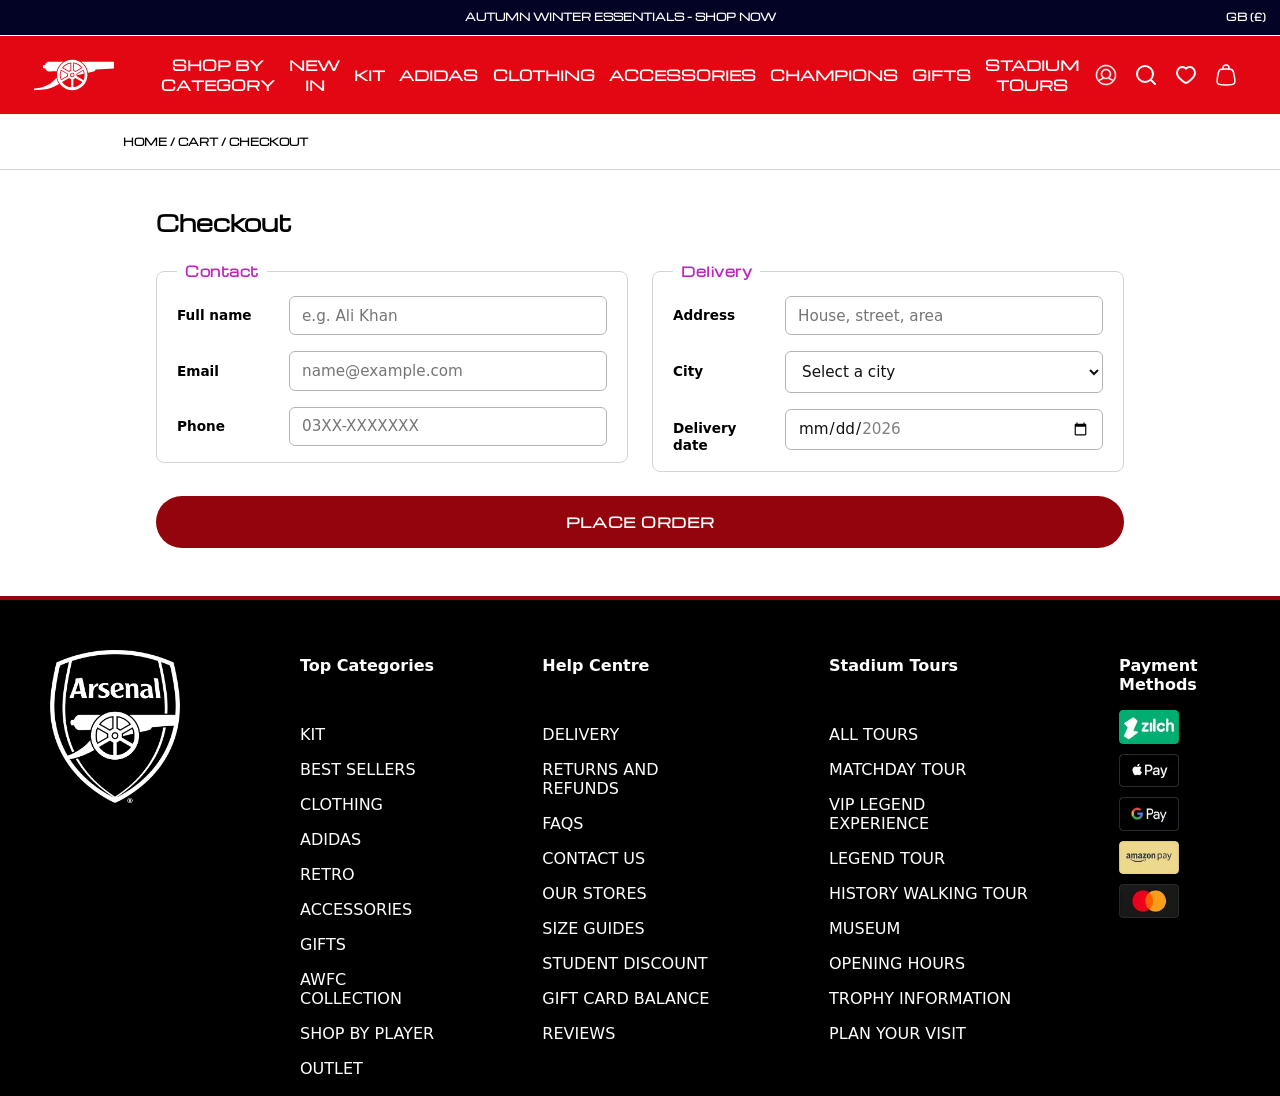
<file: midterm/checkout.html>
<!DOCTYPE html>
<html lang="en">

<head>
  <meta charset="UTF-8">
  <meta name="viewport" content="width=device-width, initial-scale=1.0">
  <title>Checkout - Arsenal Direct</title>
  <link rel="stylesheet" href="style.css">
  <link rel="preconnect" href="https://fonts.googleapis.com">
  <link rel="preconnect" href="https://fonts.gstatic.com" crossorigin>
  <link
    href="https://fonts.googleapis.com/css2?family=Michroma&family=Red+Hat+Display:ital,wght@0,300..900;1,300..900&display=swap"
    rel="stylesheet">
</head>

<body>
  <header>
    <div id="header-top">
      <div id="header-top-headline">
        <p class="header-top-text">AUTUMN WINTER ESSENTIALS - SHOP NOW</p>
      </div>
      <div id="currency">
        <p class="header-top-text">GB (£)</p>
      </div>
    </div>
    <div id="header-bottom-product">
      <!-- CSS-only hamburger: the checkbox holds the open/closed state (no JavaScript) -->
      <input type="checkbox" id="menu-toggle" class="menu-toggle" aria-label="Open menu">
      <label for="menu-toggle" id="hamburger">
        <svg viewBox="0 0 24 24" fill="none" stroke="white" stroke-width="2" stroke-linecap="round">
          <line x1="3" y1="6" x2="21" y2="6" />
          <line x1="3" y1="12" x2="21" y2="12" />
          <line x1="3" y1="18" x2="21" y2="18" />
        </svg>
      </label>
      <img src="images/arsenal-cannon.svg" id="arsenal-cannon">
      <nav aria-label="Main navigation">
        <div class="nav-menu">
          <!-- Task 1: "Shop by Category" mega-menu. Number of columns = K = 4 -->
          <div class="mega-item">
            <a href="#" class="nav-link nav-link-stack mega-trigger" aria-haspopup="true">SHOP BY <br>CATEGORY</a>

            <!-- BP (643px) and wider: full-width panel, opens on :hover / :focus-within -->
            <div class="mega-panel">
            <div class="mega-col">
              <h2 class="mega-heading">Kit</h2>
              <ul>
                <li><a href="#" class="mega-link">Home Kit</a></li>
                <li><a href="#" class="mega-link">Away Kit</a></li>
                <li><a href="#" class="mega-link">Third Kit</a></li>
                <li><a href="#" class="mega-link">Goalkeeper Kit</a></li>
                <li><a href="#" class="mega-link">Training Wear</a></li>
              </ul>
            </div>
            <div class="mega-col">
              <h2 class="mega-heading">Clothing</h2>
              <ul>
                <li><a href="#" class="mega-link">T-Shirts</a></li>
                <li><a href="#" class="mega-link">Hoodies &amp; Sweatshirts</a></li>
                <li><a href="#" class="mega-link">Jackets &amp; Coats</a></li>
                <li><a href="#" class="mega-link">Polo Shirts</a></li>
                <li><a href="#" class="mega-link">Shorts</a></li>
              </ul>
            </div>
            <div class="mega-col">
              <h2 class="mega-heading">Accessories</h2>
              <ul>
                <li><a href="#" class="mega-link">Scarves &amp; Hats</a></li>
                <li><a href="#" class="mega-link">Bags &amp; Backpacks</a></li>
                <li><a href="#" class="mega-link">Mugs &amp; Homeware</a></li>
                <li><a href="#" class="mega-link">Phone Cases</a></li>
                <li><a href="#" class="mega-link">Stationery</a></li>
              </ul>
            </div>
            <div class="mega-col">
              <h2 class="mega-heading">Shop For</h2>
              <ul>
                <li><a href="#" class="mega-link">Men</a></li>
                <li><a href="#" class="mega-link">Women</a></li>
                <li><a href="#" class="mega-link">Kids</a></li>
                <li><a href="#" class="mega-link">Baby &amp; Toddler</a></li>
                <li><a href="#" class="mega-link">Retro Shirts</a></li>
              </ul>
            </div>
            </div>

            <!-- Below BP: same groups as an accordion inside the hamburger menu -->
            <div class="mega-accordion">
              <p class="mega-acc-title">SHOP BY CATEGORY</p>
            <details>
              <summary>Kit</summary>
              <ul>
                <li><a href="#" class="mega-link">Home Kit</a></li>
                <li><a href="#" class="mega-link">Away Kit</a></li>
                <li><a href="#" class="mega-link">Third Kit</a></li>
                <li><a href="#" class="mega-link">Goalkeeper Kit</a></li>
                <li><a href="#" class="mega-link">Training Wear</a></li>
              </ul>
            </details>
            <details>
              <summary>Clothing</summary>
              <ul>
                <li><a href="#" class="mega-link">T-Shirts</a></li>
                <li><a href="#" class="mega-link">Hoodies &amp; Sweatshirts</a></li>
                <li><a href="#" class="mega-link">Jackets &amp; Coats</a></li>
                <li><a href="#" class="mega-link">Polo Shirts</a></li>
                <li><a href="#" class="mega-link">Shorts</a></li>
              </ul>
            </details>
            <details>
              <summary>Accessories</summary>
              <ul>
                <li><a href="#" class="mega-link">Scarves &amp; Hats</a></li>
                <li><a href="#" class="mega-link">Bags &amp; Backpacks</a></li>
                <li><a href="#" class="mega-link">Mugs &amp; Homeware</a></li>
                <li><a href="#" class="mega-link">Phone Cases</a></li>
                <li><a href="#" class="mega-link">Stationery</a></li>
              </ul>
            </details>
            <details>
              <summary>Shop For</summary>
              <ul>
                <li><a href="#" class="mega-link">Men</a></li>
                <li><a href="#" class="mega-link">Women</a></li>
                <li><a href="#" class="mega-link">Kids</a></li>
                <li><a href="#" class="mega-link">Baby &amp; Toddler</a></li>
                <li><a href="#" class="mega-link">Retro Shirts</a></li>
              </ul>
            </details>
            </div>
          </div>

          <a href="#" class="nav-link nav-link-stack">NEW <br>IN</a>
          <a href="#" class="nav-link">KIT</a>
          <a href="#" class="nav-link">ADIDAS</a>
          <a href="#" class="nav-link">CL0THING</a>
          <a href="#" class="nav-link">ACCESSORIES</a>
          <a href="#" class="nav-link">CHAMPIONS</a>
          <a href="#" class="nav-link">GIFTS</a>
          <a href="#" class="nav-link nav-link-stack">STADIUM <br>TOURS</a>
        </div>
        <img class="nav-icons" src="images/user.svg">
        <img class="nav-icons" src="images/search.svg">
        <img class="nav-icons" src="images/heart.svg">
        <a href="checkout.html" class="nav-cart" aria-label="Cart"><img class="nav-icons" src="images/cart.svg" alt=""></a>
      </nav>
    </div>

    <div id="header-bottom-bottom">
      <p id="header-bb-nav">HOME / CART / CHECKOUT</p>
    </div>
    <br>
    <br>
  </header>

  <main>
    <section class="checkout">
      <h1 id="checkout-title">Checkout</h1>

      <!-- HTML5 validation only: required, type, pattern, minlength, min/max. No JavaScript on this page. -->
      <form class="checkout-form" action="checkout.html" method="get">
        <div class="checkout-sets">

          <fieldset>
            <legend>Contact</legend>
            <div class="fields">
            <div class="field">
              <label for="fullname">Full name</label>
              <input type="text" id="fullname" name="fullname" required minlength="3" maxlength="60" autocomplete="name" placeholder="e.g. Ali Khan" aria-describedby="fullname-error">
              <span class="error" id="fullname-error">Enter your full name (at least 3 characters).</span>
            </div>
            <div class="field">
              <label for="email">Email</label>
              <input type="email" id="email" name="email" required autocomplete="email" placeholder="name@example.com" aria-describedby="email-error">
              <span class="error" id="email-error">Enter a valid email address.</span>
            </div>
            <div class="field">
              <label for="phone">Phone</label>
              <input type="tel" id="phone" name="phone" required pattern="03[0-9]{2}-[0-9]{7}" maxlength="12" inputmode="tel" autocomplete="tel" placeholder="03XX-XXXXXXX" title="Format: 03XX-XXXXXXX" aria-describedby="phone-error">
              <span class="error" id="phone-error">Use the format 03XX-XXXXXXX.</span>
            </div>
            </div>
          </fieldset>

          <fieldset>
            <legend>Delivery</legend>
            <div class="fields">
            <div class="field">
              <label for="address">Address</label>
              <input type="text" id="address" name="address" required minlength="8" maxlength="120" autocomplete="street-address" placeholder="House, street, area" aria-describedby="address-error">
              <span class="error" id="address-error">Enter your full address (at least 8 characters).</span>
            </div>
            <div class="field">
              <label for="city">City</label>
              <select id="city" name="city" required aria-describedby="city-error">
                <option value="">Select a city</option>
                <option value="Lahore">Lahore</option>
                <option value="Karachi">Karachi</option>
                <option value="Islamabad">Islamabad</option>
                <option value="Rawalpindi">Rawalpindi</option>
                <option value="Faisalabad">Faisalabad</option>
                <option value="Multan">Multan</option>
                <option value="Peshawar">Peshawar</option>
                <option value="Quetta">Quetta</option>
              </select>
              <span class="error" id="city-error">Please choose a city.</span>
            </div>
            <div class="field">
              <label for="delivery-date">Delivery date</label>
              <input type="date" id="delivery-date" name="delivery_date" required min="2026-10-29" max="2026-12-11" aria-describedby="delivery-date-error">
              <span class="error" id="delivery-date-error">Choose a date from 29 Oct to 11 Dec 2026.</span>
            </div>
            </div>
          </fieldset>

        </div>
        <button type="submit" class="checkout-submit">PLACE ORDER</button>
      </form>
    </section>
  </main>

  <footer>
    <div id="footer-image">
      <img id="footer-logo" src="images/logo.png">
    </div>

    <div id="footer-top-categories">
      <p class="footer-text"><b>Top Categories</b></p>
      <br>
      <p class="footer-text">KIT</p>
      <p class="footer-text">BEST SELLERS</p>
      <p class="footer-text">CLOTHING</p>
      <p class="footer-text">ADIDAS</p>
      <p class="footer-text">RETRO</p>
      <p class="footer-text">ACCESSORIES</p>
      <p class="footer-text">GIFTS</p>
      <p class="footer-text">AWFC COLLECTION</p>
      <p class="footer-text">SHOP BY PLAYER</p>
      <p class="footer-text">OUTLET</p>
    </div>

    <div id="footer-help-centre">
      <p class="footer-text"><b>Help Centre</b></p>
      <br>
      <p class="footer-text">DELIVERY</p>
      <p class="footer-text">RETURNS AND REFUNDS</p>
      <p class="footer-text">FAQS</p>
      <p class="footer-text">CONTACT US</p>
      <p class="footer-text">OUR STORES</p>
      <p class="footer-text">SIZE GUIDES</p>
      <p class="footer-text">STUDENT DISCOUNT</p>
      <p class="footer-text">GIFT CARD BALANCE</p>
      <p class="footer-text">REVIEWS</p>
    </div>

    <div id="footer-stadium-tours">
      <p class="footer-text"><b>Stadium Tours</b></p>
      <br>
      <p class="footer-text">ALL TOURS</p>
      <p class="footer-text">MATCHDAY TOUR</p>
      <p class="footer-text">VIP LEGEND EXPERIENCE</p>
      <p class="footer-text">LEGEND TOUR</p>
      <p class="footer-text">HISTORY WALKING TOUR</p>
      <p class="footer-text">MUSEUM</p>
      <p class="footer-text">OPENING HOURS</p>
      <p class="footer-text">TROPHY INFORMATION</p>
      <p class="footer-text">PLAN YOUR VISIT</p>
    </div>

    <div id="payment-methods">
      <p class="footer-text"><b>Payment Methods</b></p>
      <img class="payment-img" src="images/zilch.webp">
      <img class="payment-img" src="images/apple.webp">
      <img class="payment-img" src="images/gpay.webp">
      <img class="payment-img" src="images/amazon.webp">
      <img class="payment-img" src="images/mastercard.webp">
    </div>
  </footer>


</body>

</html>
</file>
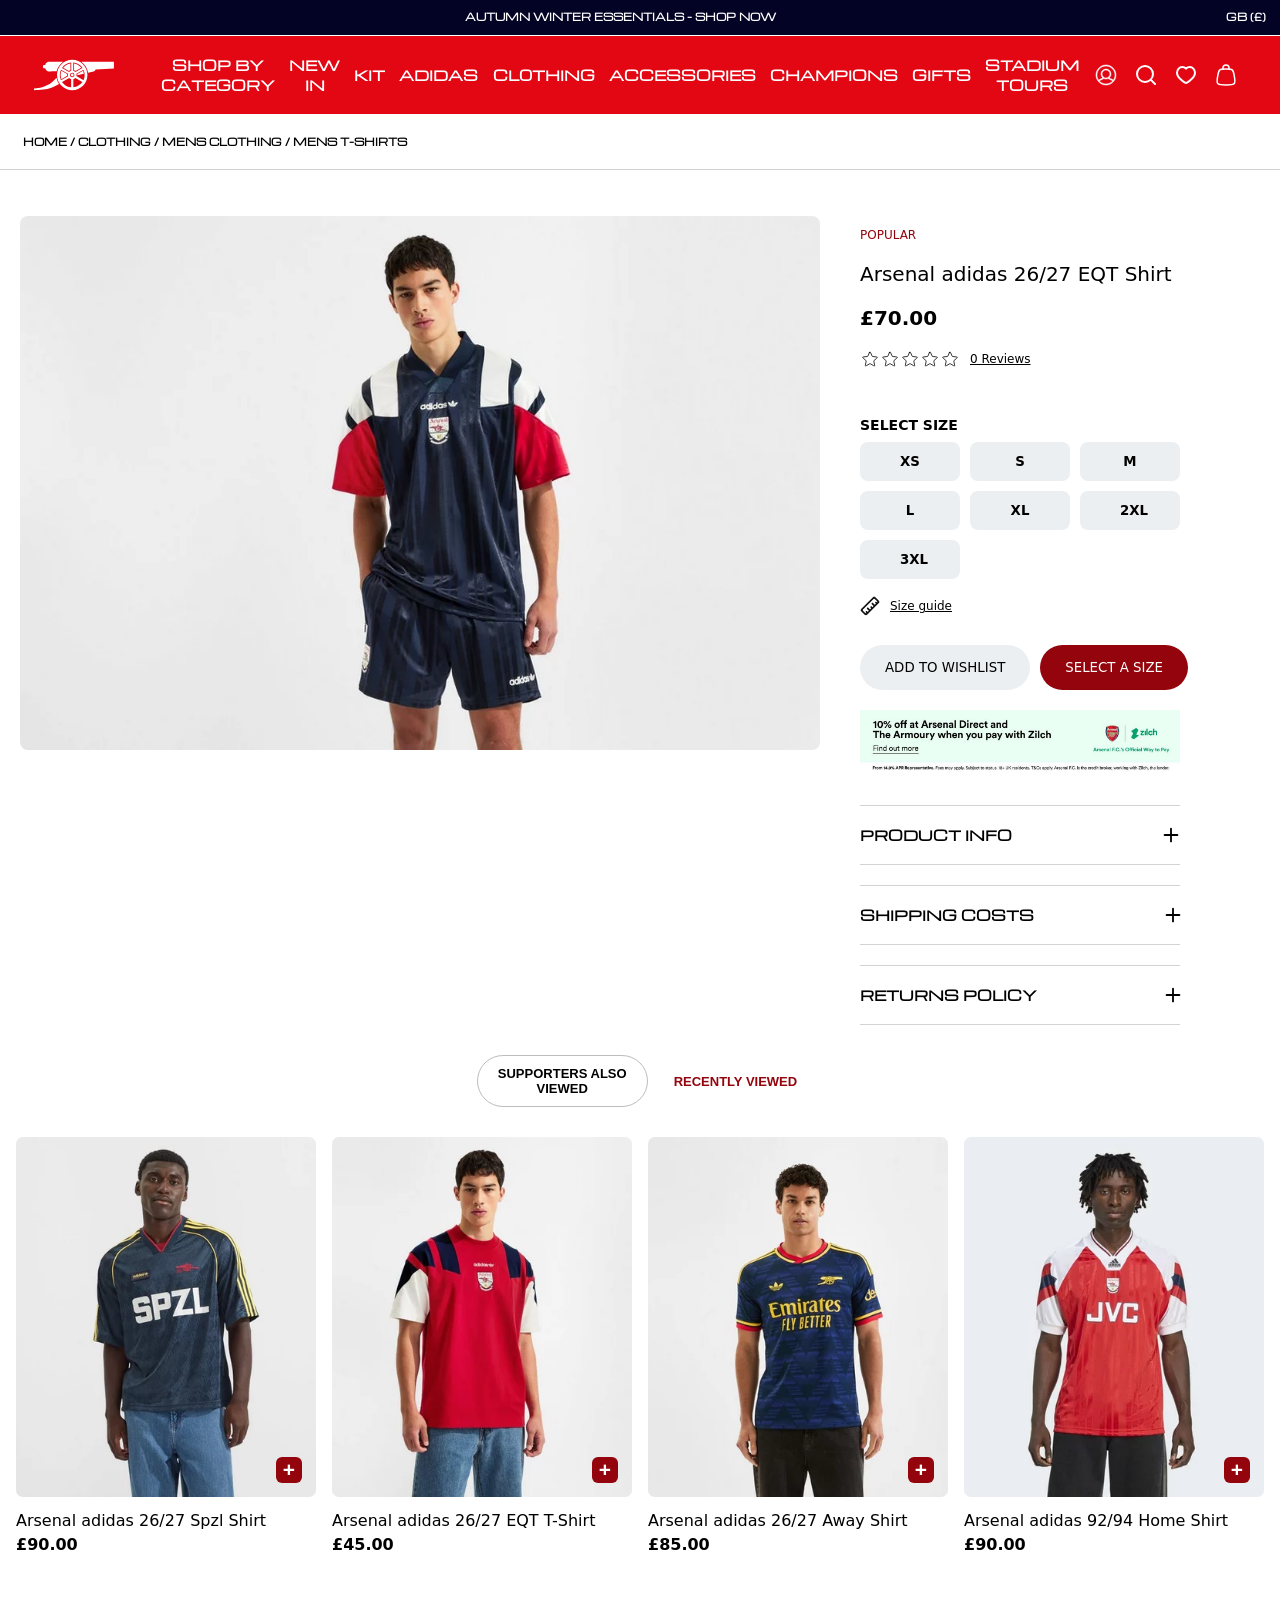
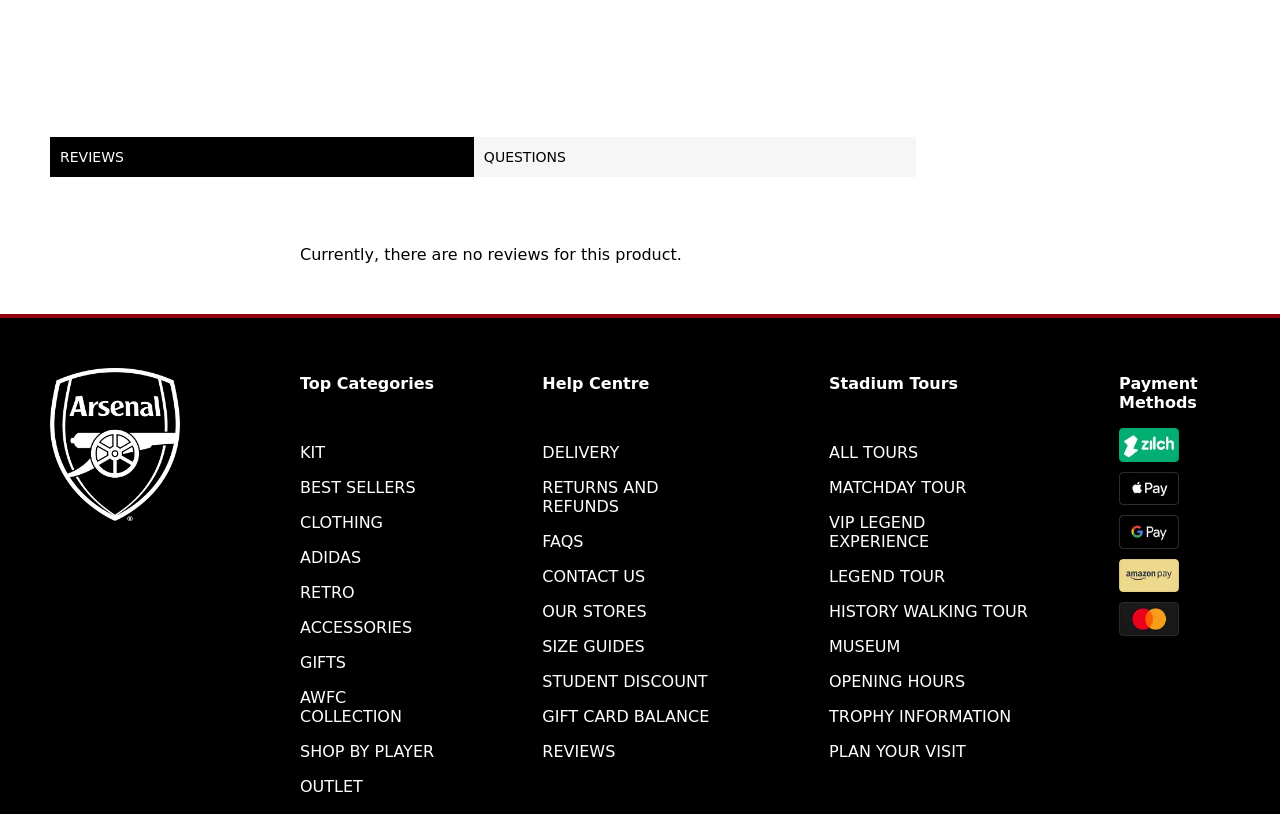
<file: midterm/product.html>
<!DOCTYPE html>
<html lang="en">

<head>
  <meta charset="UTF-8">
  <meta name="viewport" content="width=device-width, initial-scale=1.0">
  <title>Arsenal adidas 26/27 EQT Shirt</title>
  <link rel="stylesheet" href="style.css">
  <link rel="preconnect" href="https://fonts.googleapis.com">
  <link rel="preconnect" href="https://fonts.gstatic.com" crossorigin>
  <link
    href="https://fonts.googleapis.com/css2?family=Michroma&family=Red+Hat+Display:ital,wght@0,300..900;1,300..900&display=swap"
    rel="stylesheet">
</head>

<body>
  <header>
    <div id="header-top">
      <div id="header-top-headline">
        <p class="header-top-text">AUTUMN WINTER ESSENTIALS - SHOP NOW</p>
      </div>
      <div id="currency">
        <p class="header-top-text">GB (£)</p>
      </div>
    </div>
    <div id="header-bottom-product">
      <!-- CSS-only hamburger: the checkbox holds the open/closed state (no JavaScript) -->
      <input type="checkbox" id="menu-toggle" class="menu-toggle" aria-label="Open menu">
      <label for="menu-toggle" id="hamburger">
        <svg viewBox="0 0 24 24" fill="none" stroke="white" stroke-width="2" stroke-linecap="round">
          <line x1="3" y1="6" x2="21" y2="6" />
          <line x1="3" y1="12" x2="21" y2="12" />
          <line x1="3" y1="18" x2="21" y2="18" />
        </svg>
      </label>
      <img src="images/arsenal-cannon.svg" id="arsenal-cannon">
      <nav aria-label="Main navigation">
        <div class="nav-menu">
          <!-- Task 1: "Shop by Category" mega-menu. Number of columns = K = 4 -->
          <div class="mega-item">
            <a href="#" class="nav-link nav-link-stack mega-trigger" aria-haspopup="true">SHOP BY <br>CATEGORY</a>

            <!-- BP (643px) and wider: full-width panel, opens on :hover / :focus-within -->
            <div class="mega-panel">
            <div class="mega-col">
              <h2 class="mega-heading">Kit</h2>
              <ul>
                <li><a href="#" class="mega-link">Home Kit</a></li>
                <li><a href="#" class="mega-link">Away Kit</a></li>
                <li><a href="#" class="mega-link">Third Kit</a></li>
                <li><a href="#" class="mega-link">Goalkeeper Kit</a></li>
                <li><a href="#" class="mega-link">Training Wear</a></li>
              </ul>
            </div>
            <div class="mega-col">
              <h2 class="mega-heading">Clothing</h2>
              <ul>
                <li><a href="#" class="mega-link">T-Shirts</a></li>
                <li><a href="#" class="mega-link">Hoodies &amp; Sweatshirts</a></li>
                <li><a href="#" class="mega-link">Jackets &amp; Coats</a></li>
                <li><a href="#" class="mega-link">Polo Shirts</a></li>
                <li><a href="#" class="mega-link">Shorts</a></li>
              </ul>
            </div>
            <div class="mega-col">
              <h2 class="mega-heading">Accessories</h2>
              <ul>
                <li><a href="#" class="mega-link">Scarves &amp; Hats</a></li>
                <li><a href="#" class="mega-link">Bags &amp; Backpacks</a></li>
                <li><a href="#" class="mega-link">Mugs &amp; Homeware</a></li>
                <li><a href="#" class="mega-link">Phone Cases</a></li>
                <li><a href="#" class="mega-link">Stationery</a></li>
              </ul>
            </div>
            <div class="mega-col">
              <h2 class="mega-heading">Shop For</h2>
              <ul>
                <li><a href="#" class="mega-link">Men</a></li>
                <li><a href="#" class="mega-link">Women</a></li>
                <li><a href="#" class="mega-link">Kids</a></li>
                <li><a href="#" class="mega-link">Baby &amp; Toddler</a></li>
                <li><a href="#" class="mega-link">Retro Shirts</a></li>
              </ul>
            </div>
            </div>

            <!-- Below BP: same groups as an accordion inside the hamburger menu -->
            <div class="mega-accordion">
              <p class="mega-acc-title">SHOP BY CATEGORY</p>
            <details>
              <summary>Kit</summary>
              <ul>
                <li><a href="#" class="mega-link">Home Kit</a></li>
                <li><a href="#" class="mega-link">Away Kit</a></li>
                <li><a href="#" class="mega-link">Third Kit</a></li>
                <li><a href="#" class="mega-link">Goalkeeper Kit</a></li>
                <li><a href="#" class="mega-link">Training Wear</a></li>
              </ul>
            </details>
            <details>
              <summary>Clothing</summary>
              <ul>
                <li><a href="#" class="mega-link">T-Shirts</a></li>
                <li><a href="#" class="mega-link">Hoodies &amp; Sweatshirts</a></li>
                <li><a href="#" class="mega-link">Jackets &amp; Coats</a></li>
                <li><a href="#" class="mega-link">Polo Shirts</a></li>
                <li><a href="#" class="mega-link">Shorts</a></li>
              </ul>
            </details>
            <details>
              <summary>Accessories</summary>
              <ul>
                <li><a href="#" class="mega-link">Scarves &amp; Hats</a></li>
                <li><a href="#" class="mega-link">Bags &amp; Backpacks</a></li>
                <li><a href="#" class="mega-link">Mugs &amp; Homeware</a></li>
                <li><a href="#" class="mega-link">Phone Cases</a></li>
                <li><a href="#" class="mega-link">Stationery</a></li>
              </ul>
            </details>
            <details>
              <summary>Shop For</summary>
              <ul>
                <li><a href="#" class="mega-link">Men</a></li>
                <li><a href="#" class="mega-link">Women</a></li>
                <li><a href="#" class="mega-link">Kids</a></li>
                <li><a href="#" class="mega-link">Baby &amp; Toddler</a></li>
                <li><a href="#" class="mega-link">Retro Shirts</a></li>
              </ul>
            </details>
            </div>
          </div>

          <a href="#" class="nav-link nav-link-stack">NEW <br>IN</a>
          <a href="#" class="nav-link">KIT</a>
          <a href="#" class="nav-link">ADIDAS</a>
          <a href="#" class="nav-link">CL0THING</a>
          <a href="#" class="nav-link">ACCESSORIES</a>
          <a href="#" class="nav-link">CHAMPIONS</a>
          <a href="#" class="nav-link">GIFTS</a>
          <a href="#" class="nav-link nav-link-stack">STADIUM <br>TOURS</a>
        </div>
        <img class="nav-icons" src="images/user.svg">
        <img class="nav-icons" src="images/search.svg">
        <img class="nav-icons" src="images/heart.svg">
        <a href="checkout.html" class="nav-cart" aria-label="Cart"><img class="nav-icons" src="images/cart.svg" alt=""></a>
      </nav>
    </div>

    <div id="header-bottom-bottom">
      <p id="header-bb-nav">HOME / CLOTHING / MENS CLOTHING / MENS T-SHIRTS</p>
    </div>
    <br>
    <br>
  </header>

  <main>
    <section id="product-details">
      <div id="pd-image1">
        <img id="pd-img1" src="images/product1.webp">
      </div>
      <div id="pd-details">
        <p id="popular-heading">POPULAR</p>
        <p id="pd-title">Arsenal adidas 26/27 EQT Shirt</p>
        <p id="pd-price">£70.00</p>
        <div id="pd-rating">
          <img id="star-rating" src="images/star.svg">
          <img id="star-rating" src="images/star.svg">
          <img id="star-rating" src="images/star.svg">
          <img id="star-rating" src="images/star.svg">
          <img id="star-rating" src="images/star.svg">
          <p id="reviews">0 Reviews</p>
        </div>
        <div id="sizing">
          <p id="size-title">SELECT SIZE</p>
          <div id="size-chart">
            <button class="size-button">
              XS
            </button>
            <button class="size-button">
              S
            </button>
            <button class="size-button">
              M
            </button>
            <button class="size-button">
              L
            </button>
            <button class="size-button">
              XL
            </button>
            <button class="size-button">
              2XL
            </button>
            <button class="size-button">
              3XL
            </button>
          </div>
        </div>
        <br>
        <div id="size-guide-row">
          <img src="images/ruler.svg" id="star-rating">
          <p id="reviews">Size guide</p>
        </div>
        <div id="pd-final-buttons">
          <button id="wishlist">ADD TO WISHLIST</button>
          <button id="select-size">SELECT A SIZE</button>

        </div>
        <img id="ad" src="images/zilch-ad.jpeg">
        <div class="pd-further-info">
          <p class="pd-info-text">PRODUCT INFO</p>
          <img id="pd-expand" src="images/add.svg">
        </div>
        <div class="pd-further-info">
          <p class="pd-info-text">SHIPPING COSTS</p>
          <img id="pd-expand2" src="images/add.svg">
        </div>
        <div class="pd-further-info">
          <p class="pd-info-text">RETURNS POLICY</p>
          <img id="pd-expand3" src="images/add.svg">
        </div>

      </div>
    </section>

    <div id="product-viewed-buttons">
      <button id="supporters-button">SUPPORTERS ALSO <BR> VIEWED
      </button>
      <button id="recently-button">RECENTLY VIEWED</button>
    </div>

    <section id="supporters-also-viewed">

      <div class="product-product-card">
        <img src="images/spzlshirt.webp" class="product-product-img">
        <button class="add-eqt">+</button>
        <p class = "product-title">Arsenal adidas 26/27 Spzl Shirt</p>
        <p class = "product-price">£90.00</p>
      </div>

      <div class="product-product-card">
        <img src="images/eqttshirt.webp" class="product-product-img">
        <button class="add-eqt">+</button>
        <p class="product-title">Arsenal adidas 26/27 EQT T-Shirt</p>
        <p class="product-price">£45.00</p>
      </div>

      <div class="product-product-card">
        <img src="images/26away.webp" class="product-product-img">
        <button class="add-eqt">+</button>
        <p class="product-title">Arsenal adidas 26/27 Away Shirt</p>
        <p class="product-price">£85.00</p>
      </div>

      <div class="product-product-card">
        <img src="images/92home.webp" class="product-product-img">
        <button class="add-eqt">+</button>
        <p class="product-title">Arsenal adidas 92/94 Home Shirt</p>
        <p class="product-price">£90.00</p>
      </div>

    </section>

    <section id = "reviews-qs">
      <button id = "reviews-button">REVIEWS</button>
      <button id = "qs-button">QUESTIONS</button>
    </section>
    <br>
    <p id = "review-text">Currently, there are no reviews for this product.</p>
  </main>

  <footer>
    <div id="footer-image">
      <img id="footer-logo" src="images/logo.png">
    </div>

    <div id="footer-top-categories">
      <p class="footer-text"><b>Top Categories</b></p>
      <br>
      <p class="footer-text">KIT</p>
      <p class="footer-text">BEST SELLERS</p>
      <p class="footer-text">CLOTHING</p>
      <p class="footer-text">ADIDAS</p>
      <p class="footer-text">RETRO</p>
      <p class="footer-text">ACCESSORIES</p>
      <p class="footer-text">GIFTS</p>
      <p class="footer-text">AWFC COLLECTION</p>
      <p class="footer-text">SHOP BY PLAYER</p>
      <p class="footer-text">OUTLET</p>
    </div>

    <div id="footer-help-centre">
      <p class="footer-text"><b>Help Centre</b></p>
      <br>
      <p class="footer-text">DELIVERY</p>
      <p class="footer-text">RETURNS AND REFUNDS</p>
      <p class="footer-text">FAQS</p>
      <p class="footer-text">CONTACT US</p>
      <p class="footer-text">OUR STORES</p>
      <p class="footer-text">SIZE GUIDES</p>
      <p class="footer-text">STUDENT DISCOUNT</p>
      <p class="footer-text">GIFT CARD BALANCE</p>
      <p class="footer-text">REVIEWS</p>
    </div>

    <div id="footer-stadium-tours">
      <p class="footer-text"><b>Stadium Tours</b></p>
      <br>
      <p class="footer-text">ALL TOURS</p>
      <p class="footer-text">MATCHDAY TOUR</p>
      <p class="footer-text">VIP LEGEND EXPERIENCE</p>
      <p class="footer-text">LEGEND TOUR</p>
      <p class="footer-text">HISTORY WALKING TOUR</p>
      <p class="footer-text">MUSEUM</p>
      <p class="footer-text">OPENING HOURS</p>
      <p class="footer-text">TROPHY INFORMATION</p>
      <p class="footer-text">PLAN YOUR VISIT</p>
    </div>

    <div id="payment-methods">
      <p class="footer-text"><b>Payment Methods</b></p>
      <img class="payment-img" src="images/zilch.webp">
      <img class="payment-img" src="images/apple.webp">
      <img class="payment-img" src="images/gpay.webp">
      <img class="payment-img" src="images/amazon.webp">
      <img class="payment-img" src="images/mastercard.webp">
    </div>
  </footer>


</body>

</html>
</file>
<file: assignment-1/style.css>
body{
  margin: 50px;
}

#full-name{
  text-align: left;
  font-family: system-ui, -apple-system, BlinkMacSystemFont, 'Segoe UI', 
  Roboto, Oxygen, Ubuntu, Cantarell, 'Open Sans', 'Helvetica Neue', sans-serif;
  font-size: 40px;
  margin-bottom: 10px;
}

#ps-heading{
  font-family: system-ui, -apple-system, BlinkMacSystemFont, 'Segoe UI', 
  Roboto, Oxygen, Ubuntu, Cantarell, 'Open Sans', 'Helvetica Neue', sans-serif;
  color: white;
  background-color: darkcyan;
  font-size: 20px;
  padding: 10px;
}

#work-history{
  margin-bottom: 35px;
  display: flex;
  justify-content: center;
  gap: 150px;
}

#skills{
  margin-bottom: 35px;
}

#edu{
  margin-bottom: 35px;
}

#edu-heading{
  font-family: system-ui, -apple-system, BlinkMacSystemFont, 'Segoe UI', 
  Roboto, Oxygen, Ubuntu, Cantarell, 'Open Sans', 'Helvetica Neue', sans-serif;
  color: white;
  background-color: darkcyan;
  font-size: 20px;
  padding: 10px;
  margin-bottom: 0px;
}

.wh-text{
  font-family: system-ui, -apple-system, BlinkMacSystemFont, 'Segoe UI', 
  Roboto, Oxygen, Ubuntu, Cantarell, 'Open Sans', 'Helvetica Neue', sans-serif;
  text-align: left;
  margin-left: -55px;
}

.edu-text{
  font-family: system-ui, -apple-system, BlinkMacSystemFont, 'Segoe UI', 
  Roboto, Oxygen, Ubuntu, Cantarell, 'Open Sans', 'Helvetica Neue', sans-serif;
  text-align: left;
  margin-left: 15px;
}

.edu-title{
  font-family: system-ui, -apple-system, BlinkMacSystemFont, 'Segoe UI', 
  Roboto, Oxygen, Ubuntu, Cantarell, 'Open Sans', 'Helvetica Neue', sans-serif;
  text-align: left;
  margin-left: 15px;
  font-weight: 700;
}


.wh-position{
  font-family: system-ui, -apple-system, BlinkMacSystemFont, 'Segoe UI', 
  Roboto, Oxygen, Ubuntu, Cantarell, 'Open Sans', 'Helvetica Neue', sans-serif;
  text-align: left;
  margin-left: -55px;
  font-weight: 700;
  font-size: 18px;
}


#wh-heading{
  font-family: system-ui, -apple-system, BlinkMacSystemFont, 'Segoe UI', 
  Roboto, Oxygen, Ubuntu, Cantarell, 'Open Sans', 'Helvetica Neue', sans-serif;
  color: white;
  background-color: darkcyan;
  font-size: 20px;
  padding: 10px;
  margin-bottom: 0px;
}


#skills-heading{
  font-family: system-ui, -apple-system, BlinkMacSystemFont, 'Segoe UI', 
  Roboto, Oxygen, Ubuntu, Cantarell, 'Open Sans', 'Helvetica Neue', sans-serif;
  color: white;
  background-color: darkcyan;
  font-size: 20px;
  padding: 10px;
  margin-bottom: 0px;
}

#contact-heading{
  font-family: system-ui, -apple-system, BlinkMacSystemFont, 'Segoe UI', 
  Roboto, Oxygen, Ubuntu, Cantarell, 'Open Sans', 'Helvetica Neue', sans-serif;
  color: white;
  background-color: darkcyan;
  font-size: 20px;
  padding: 10px;
  margin-bottom: 0px;
}

.wh-list{
  font-family: system-ui, -apple-system, BlinkMacSystemFont, 'Segoe UI', 
  Roboto, Oxygen, Ubuntu, Cantarell, 'Open Sans', 'Helvetica Neue', sans-serif;
}

.skills-list{
  font-family: system-ui, -apple-system, BlinkMacSystemFont, 'Segoe UI', Roboto, 
  Oxygen, Ubuntu, Cantarell, 'Open Sans', 'Helvetica Neue', sans-serif;
}

#professional-summary{
  margin-bottom: 35px;
}

#contact{
  margin-bottom: 35px;
}

#ps-text{
  font-family: system-ui, -apple-system, BlinkMacSystemFont, 'Segoe UI', 
  Roboto, Oxygen, Ubuntu, Cantarell, 'Open Sans', 'Helvetica Neue', sans-serif;
  margin-left: 15px;
  margin-right: 15px;
}



.detail{
  font-family: system-ui, -apple-system, BlinkMacSystemFont, 'Segoe UI', 
  Roboto, Oxygen, Ubuntu, Cantarell, 'Open Sans', 'Helvetica Neue', sans-serif;
  padding-top: 0px;
  margin-top: 0px;
}
#personal-details {
  position: sticky;
  z-index: 89999;
  top: 0;
  background-color: white;
  display: flex;
  align-items: center;
  justify-content: center;
  gap: 30px;
  margin-left: -475px;
  margin-bottom: 35px;
}

#picture{
  width: 120px;
  height: 120px;
  object-fit: cover;
  border-radius: 99999px;
}


#contact-details{
  display: flex;
  justify-content: center;
  gap: 20px;
  margin-top: 30px;
}

.contact{
  font-family: system-ui, -apple-system, BlinkMacSystemFont, 'Segoe UI',
   Roboto, Oxygen, Ubuntu, Cantarell, 'Open Sans', 'Helvetica Neue', sans-serif;
   color: black;
   text-decoration: none;
   font-weight: 600;
}


#details{
  display: flex;
  justify-content: center;
  gap: 20px;
}

#work-history{
  display: flex;
  justify-content: center;
  margin-top: 0px;
}
</file>
<file: assignment-2/style.css>
* {
  box-sizing: border-box;
}

body {
  margin: 0px;
  overflow-x: hidden;
}

.nav-link:hover,
.nav-link:focus {
  color: white;
}

body { margin: 0px; overflow-x: hidden; line-height: normal; }
p { margin-top: 1em; margin-bottom: 1em; }
img { vertical-align: baseline; }

header {
  z-index: 100;
  position: relative;
  
}

#header {
  z-index: 100;
  top: 0;
}

#header-top {
  background-color: rgb(3, 3, 37);
  justify-content: center;
  width: 100%;
  padding: 0.05rem;
}

.header-top-text {
  position: relative;
  color: white;
  text-align: center;
  font-size: 0.6em;
  font-weight: 600;
  font-family: "Michroma", sans-serif;
}

#currency {
  display: block;
  transform: translate(450px);
}

.EQT-card a {
  text-decoration: none;
  color: inherit;
}




#header-top {
  display: flex;
}

#header-bottom {
  display: flex;
  background-color: transparent;
  padding: 1.2em;
  justify-content: center;
  border-top: 0.1em;
  border-top-style: solid;
  border-color: black;
}

@media(min-width: 768px) {
  #header-bottom:hover {
    background-color: rgb(227, 6, 19);
    border-top: 0.1em;
    border-top-style: solid;
    border-color: white;
  }
}

#arsenal-cannon {
  width: 5em;
  position: relative;
  left: 50px;

  @media(min-width: 768px) {
    transform: translateX(-6.5em);
  }
}

nav {
  display: flex;
  justify-content: center;
  align-items: center;
}

.nav-link {
  display: inline;
  text-decoration: none;
  color: white;
  font-family: "Michroma", sans-serif;
  font-size: 0.9em;
  font-weight: bolder;
  padding-left: 0.7em;
  padding-right: 0.7em;
  position: relative;
  left: 25px;
}

.nav-icons {
  width: 24px;
  position: relative;
  left: 80px;
  margin-left: 8px;
  margin-right: 8px;
}

#hamburger {
  display: none;
  background: none;
  border: none;
  padding: 0;
  cursor: pointer;
}


#hero {
  position: relative;
  z-index: 0;
  margin-top: -8em;
}

#hero-img {
  width: 100%;
  display: block;

}

#hero-text {
  position: absolute;
  transform: translateY(-5em);
  color: white;
  text-align: center;

  @media(min-width: 768px) {
    font-size: 3.0em;
    padding-left: 1.2em;
    transform: translateY(-6em);
  }

  font-weight: 600;
  font-family: "Michroma",
  sans-serif;
}

#shop-now {
  position: absolute;
  transform: translate(53px, -150px);
  font-family: system-ui, -apple-system, BlinkMacSystemFont, 'Segoe UI',
    Roboto, Oxygen, Ubuntu, Cantarell, 'Open Sans', 'Helvetica Neue', sans-serif;
  padding: 12px;
  padding-left: 22px;
  padding-right: 22px;
  border-radius: 999px;
  border-style: none;
  background-color: rgb(147, 4, 12);
  color: white;
  font-weight: 350;
  font-size: 0.9em;
  z-index: 100;
  cursor: pointer;
}

#shop-now:hover {
  background-color: rgb(227, 6, 19);
}

#hero-bottom {
  display: flex;
  justify-content: center;
  align-items: center;
  z-index: 100;
  color: black;
  background-color: rgb(225, 225, 225);

  transform: translateY(-2.8em);
}

.hero-bottom-text {
  font-family: system-ui, -apple-system, BlinkMacSystemFont, 'Segoe UI',
    Roboto, Oxygen, Ubuntu, Cantarell, 'Open Sans', 'Helvetica Neue', sans-serif;
  font-size: 0.9em;
  margin-right: 22px;
  margin-left: 10px;
}

#EQT {
  margin-bottom: 0px;
}

#supporters-also-viewed {
  display: flex;
  margin-top: 30px;
  justify-content: center;
  gap: 16px;
  margin-bottom: 0px;
}


#adidas-cards {
  display: flex;
  justify-content: center;
  gap: 16px;
  margin-bottom: 0px;
}

#category-cards {
  display: flex;
  justify-content: center;
  gap: 16px;
  margin-bottom: 0px;
}

#player-cards {
  display: flex;
  justify-content: center;
  gap: 16px;
  margin-bottom: 0px;
}

.EQT-card {
  width: 100%;
  height: 600px;
  overflow: hidden;
  position: relative;
}

.cards-wrap {
  width: calc(100% - 100px);
  max-width: 1220px;
  margin: 0 auto;
}

.product-product-card {
  width: 300px;
  height: 600px;
  overflow: hidden;
  position: relative;
  z-index: -9999;
}

.adidas-card {
  width: 300px;
  height: 600px;
  overflow: hidden;
  position: relative;
  z-index: -9999;
}

.category-card {
  width: 300px;
  height: 600px;
  overflow: hidden;
  position: relative;
  z-index: -9999;
}

.player-card {
  width: 300px;
  height: 600px;
  overflow: hidden;
  position: relative;
  z-index: -9999;
}

.eqt-img {
  border-radius: 7px;
  width: 100%;
  height: 60%;
  object-fit: cover;
  object-position: center top;
  display: block;
  z-index: -9999;
}

.product-product-img {
  border-radius: 7px;
  width: 100%;
  height: 60%;
  object-fit: cover;
  object-position: center top;
  display: block;
  z-index: -9999;
}

.adidas-img {
  border-radius: 7px;
  width: 100%;
  height: 60%;
  object-fit: cover;
  object-position: center top;
  display: block;
  z-index: -9999;
}

.category-img {
  border-radius: 7px;
  width: 100%;
  height: 60%;
  object-fit: cover;
  object-position: center top;
  display: block;
  z-index: -9999;
}

.player-img {
  border-radius: 7px;
  width: 100%;
  height: 60%;
  object-fit: cover;
  object-position: center top;
  display: block;
  z-index: -9999;
}



.eqt-title {
  font-family: system-ui, -apple-system, BlinkMacSystemFont, 'Segoe UI',
    Roboto, Oxygen, Ubuntu, Cantarell, 'Open Sans', 'Helvetica Neue', sans-serif;
  padding-bottom: 0px;
  margin-bottom: -11px;
  margin-top: -12px;
}

.product-title {
  font-family: system-ui, -apple-system, BlinkMacSystemFont, 'Segoe UI',
    Roboto, Oxygen, Ubuntu, Cantarell, 'Open Sans', 'Helvetica Neue', sans-serif;
  padding-bottom: 0px;
  margin-bottom: -11px;
  margin-top: -12px;
}

.adidas-card-title {
  font-family: system-ui, -apple-system, BlinkMacSystemFont, 'Segoe UI',
    Roboto, Oxygen, Ubuntu, Cantarell, 'Open Sans', 'Helvetica Neue', sans-serif;
  padding-bottom: 0px;
  margin-bottom: -11px;
  margin-top: 6px;
}

.category-card-title {
  font-family: system-ui, -apple-system, BlinkMacSystemFont, 'Segoe UI',
    Roboto, Oxygen, Ubuntu, Cantarell, 'Open Sans', 'Helvetica Neue', sans-serif;
  padding-bottom: 0px;
  margin-bottom: -11px;
  margin-top: 6px;
}

.player-card-title {
  font-family: system-ui, -apple-system, BlinkMacSystemFont, 'Segoe UI',
    Roboto, Oxygen, Ubuntu, Cantarell, 'Open Sans', 'Helvetica Neue', sans-serif;
  padding-bottom: 0px;
  margin-bottom: -11px;
  margin-top: 6px;
}

.eqt-price {
  font-family: system-ui, -apple-system, BlinkMacSystemFont, 'Segoe UI',
    Roboto, Oxygen, Ubuntu, Cantarell, 'Open Sans', 'Helvetica Neue', sans-serif;
  font-weight: 700;
  padding-top: 0px;
}

.product-price {
  font-family: system-ui, -apple-system, BlinkMacSystemFont, 'Segoe UI',
    Roboto, Oxygen, Ubuntu, Cantarell, 'Open Sans', 'Helvetica Neue', sans-serif;
  font-weight: 700;
  padding-top: 0px;
}

.add-eqt {
  color: white;
  background-color: rgb(147, 4, 12);
  border-style: none;
  border-radius: 6px;
  width: 26px;
  height: 26px;
  font-size: 21px;
  text-align: center;
  font-weight: 800;
  z-index: 99999;
  transform: translate(260px, -40px);
}

.add-eqt:hover {
  background-color: rgb(227, 6, 19);
}

#buttons-before-eqt {
  display: flex;
  justify-content: center;
  gap: 20px;
}

#product-viewed-buttons {
  display: flex;
  justify-content: center;
  gap: 20px;
  margin-top: 30px;
}

#recently-button {
  color: rgb(147, 4, 12);
  background-color: transparent;
  border-style: none;
  font-weight: 550;
  font-size: 13px;
}

#supporters-button {
  color: black;
  background-color: transparent;
  border-style: solid;
  border-width: 1px;
  border-color: rgb(189, 189, 189);
  padding: 10px;
  padding-left: 20px;
  padding-right: 20px;
  border-radius: 99px;

  font-weight: 550;
  font-size: 13px;
}

.hero-bottom-icons {
  width: 15px;
}

.hero-bottom-icons1 {
  width: 35px;
}

#view-eqt-button {
  color: white;
  border-style: none;
  background-color: rgb(147, 4, 12);
  padding: 10px 13.5px;
  border-radius: 99px;
  font-weight: 500;
  font-size: 13px;
  white-space: nowrap;

  width: 130px;
  margin-right: -150px;
  transform: translate(380px);
}

#view-eqt-button:hover {
  background-color: rgb(227, 6, 19);
}

#adidas-title {
  font-weight: 600;
  font-family: "Michroma", sans-serif;
  font-size: 32px;
  margin-bottom: 45px;
  color: black;
  margin-left: 50px;
}

#category-title {
  font-weight: 600;
  font-family: "Michroma", sans-serif;
  font-size: 32px;
  margin-bottom: 45px;
  color: black;
  margin-left: 50px;
}

#player-title {
  font-weight: 600;
  font-family: "Michroma", sans-serif;
  font-size: 32px;
  margin-bottom: 45px;
  color: black;
  margin-left: 50px;
}

#adidas-collections {
  margin-top: -50px;
}

#categories {
  margin-top: -120px;
}

#by-player {
  margin-top: -120px;
}

#features {
  display: flex;
  justify-content: center;
  gap: 20px;
  margin-bottom: 50px;
}

.feature {
  background-color: rgb(245, 245, 245);
  width: 400px;
  margin-top: -50px;
  height: 220px;
}

.feature-icon {
  width: 120px;
  margin-left: 140px;
  margin-top: 35px;
}

.feature-icon2 {
  width: 50px;
  margin-left: 175px;
  margin-top: 35px;
}

.feature-icon3 {
  width: 50px;
  margin-left: 175px;
  margin-top: 35px;
}

.feature-title {
  font-family: system-ui, -apple-system, BlinkMacSystemFont, 'Segoe UI', Roboto,
    Oxygen, Ubuntu, Cantarell, 'Open Sans', 'Helvetica Neue', sans-serif;
  text-align: center;
  font-size: 25px;
  font-weight: 600;
  line-height: 1;
  margin-top: 15px;
}

.feature-desc {
  font-family: system-ui, -apple-system, BlinkMacSystemFont, 'Segoe UI', Roboto,
    Oxygen, Ubuntu, Cantarell, 'Open Sans', 'Helvetica Neue', sans-serif;
  text-align: center;
  font-weight: 500;
  font-size: 14px;
  margin-top: -10px;
}

footer {
  display: flex;
  background-color: black;
  width: 100%;
  height: 500px;
  border-top-style: solid;
  border-top-width: 4px;
  border-top-color: rgb(147, 4, 12);
  gap: 20px;
}

#footer-logo {
  width: 130px;
  margin-top: 50px;
  margin-left: 50px;
}

.footer-text {
  color: white;
  font-family: system-ui, -apple-system, BlinkMacSystemFont, 'Segoe UI',
    Roboto, Oxygen, Ubuntu, Cantarell, 'Open Sans', 'Helvetica Neue', sans-serif;
}

#footer-top-categories {
  margin-left: 100px;
  margin-top: 40px;
}

#footer-help-centre {
  margin-left: 70px;
  margin-top: 40px;
}

#footer-stadium-tours {
  margin-left: 70px;
  margin-top: 40px;
}


#payment-methods {
  margin-left: 70px;
  margin-top: 40px;
}

.payment-img {
  width: 60px;
  display: block;
  margin-bottom: 10px;
}

#footer-extension {
  background-color: black;
  margin-top: -17px;
  width: 100%;
  height: 10px;
}


#header-bottom-bottom {
  display: flex;
  justify-content: center;
  padding: 10px;
  border-bottom-style: solid;
  border-width: 1px;
  border-color: rgb(213, 210, 210);

}

#header-bb-nav {
  font-family: "Michroma", sans-serif;
  font-weight: 700;
  text-align: left;
  margin-left: -850px;
  font-size: 10px;
}

#header-bottom-product {
  display: flex;
  background-color: transparent;
  padding: 1.2em;
  justify-content: center;
  border-top: 0.1em;
  border-top-style: solid;
  border-color: white;
  background-color: rgb(227, 6, 19);
}

@media(min-width: 768px) {
  #header-bottom-product:hover {
    background-color: rgb(227, 6, 19);
    border-top: 0.1em;
    border-top-style: solid;
    border-color: white;
  }
}


#product-details {
  display: flex;
  justify-content: center;
}

#pd-img1 {
  width: 800px;
  border-radius: 8px;
}

#pd-image1 {
  width: 1000px;
  margin-left: 0px;
  margin-top: 10px;
}

#popular-heading {
  font-family: system-ui, -apple-system, BlinkMacSystemFont, 'Segoe UI',
    Roboto, Oxygen, Ubuntu, Cantarell, 'Open Sans', 'Helvetica Neue', sans-serif;
  color: rgb(147, 4, 12);
  font-size: 12px;
  font-weight: 500;
  padding-top: 10px;
  margin-left: -160px;
}


#pd-title {
  font-family: system-ui, -apple-system, BlinkMacSystemFont, 'Segoe UI',
    Roboto, Oxygen, Ubuntu, Cantarell, 'Open Sans', 'Helvetica Neue', sans-serif;
  color: black;
  font-size: 20px;
  font-weight: 400;
  padding-top: 0px;
  margin-left: -160px;
}


#pd-price {
  font-family: system-ui, -apple-system, BlinkMacSystemFont, 'Segoe UI',
    Roboto, Oxygen, Ubuntu, Cantarell, 'Open Sans', 'Helvetica Neue', sans-serif;
  color: black;
  font-size: 20px;
  font-weight: 600;
  padding-top: 0px;
  margin-left: -160px;
}

#pd-rating {
  display: flex;
  margin-left: -160px;
  margin-top: -10px;
}

#star-rating {
  width: 20px;
}

#reviews {
  font-family: system-ui, -apple-system, BlinkMacSystemFont, 'Segoe UI',
    Roboto, Oxygen, Ubuntu, Cantarell, 'Open Sans', 'Helvetica Neue', sans-serif;
  color: black;
  font-size: 12px;
  text-decoration: underline;
  font-weight: 300;
  margin-left: 10px;
}

#sizing {
  margin-left: -170px;
}

#size-title {
  font-family: system-ui, -apple-system, BlinkMacSystemFont, 'Segoe UI',
    Roboto, Oxygen, Ubuntu, Cantarell, 'Open Sans', 'Helvetica Neue', sans-serif;
  color: black;
  font-size: 14px;
  font-weight: 560;
  margin-left: 10px;
  padding-top: 25px;
  text-align: left;
}

#size-chart {
  display: flex;
  margin-left: 10px;
  flex-wrap: wrap;
  margin-top: -5px;
  width: 400px;
  gap: 10px;
}

.size-button {
  background-color: rgb(236, 239, 241);
  border-style: none;
  padding: 12px;
  border-radius: 8px;
  color: black;
  font-weight: 600;
  font-family: system-ui, -apple-system, BlinkMacSystemFont, 'Segoe UI'
    , Roboto, Oxygen, Ubuntu, Cantarell, 'Open Sans', 'Helvetica Neue', sans-serif;
  padding-left: 40px;
  padding-right: 40px;
  width: 100px;
}

.size-button:hover {
  background-color: black;
  color: white;
}

#size-guide-row {
  display: flex;
  margin-left: -160px;
  margin-top: -10px;
}

#pd-final-buttons {
  display: flex;
  margin-top: 20px;
  gap: 10px;
  margin-left: -160px;
}

#wishlist {
  border-radius: 88888px;
  background-color: rgb(236, 239, 241);
  border-style: none;
  padding: 15px;
  padding-left: 25px;
  padding-right: 25px;
  font-family: system-ui, -apple-system, BlinkMacSystemFont, 'Segoe UI'
    , Roboto, Oxygen, Ubuntu, Cantarell, 'Open Sans', 'Helvetica Neue', sans-serif;
}

#wishlist:hover {
  background-color: rgb(225, 225, 225);
}

#select-size {
  border-radius: 88888px;
  background-color: rgb(147, 4, 12);
  border-style: none;
  padding: 15px;
  padding-left: 25px;
  color: white;
  padding-right: 25px;
  font-family: system-ui, -apple-system, BlinkMacSystemFont, 'Segoe UI'
    , Roboto, Oxygen, Ubuntu, Cantarell, 'Open Sans', 'Helvetica Neue', sans-serif;
}

#select-size:hover {
  background-color: rgb(227, 6, 19);
}

#ad {
  width: 320px;
  margin-left: -160px;
  margin-top: 20px;
  margin-bottom: 8px;
}

.pd-further-info {
  display: flex;
  margin-top: 20px;
  border-top-style: solid;
  border-bottom-style: solid;
  border-width: 1px;
  margin-left: -160px;
  width: 320px;
  border-color: rgb(213, 210, 210);

}

.pd-info-text {
  font-family: "Michroma", sans-serif;
  color: black;
  font-size: 14px;
  font-weight: 900;
  padding-top: 5px;
  white-space: nowrap;
  padding-bottom: 5px;
}


#pd-expand {
  width: 22px;
  position: relative;
  right: -148px;
  flex-shrink: 0;
}

#pd-expand2 {
  width: 22px;
  position: relative;
  right: -128px;
  flex-shrink: 0;
}

#pd-expand3 {
  width: 22px;
  position: relative;
  right: -125px;
  flex-shrink: 0;
}

#reviews-qs {
  display: flex;
  margin-left: 50px;
}

#reviews-button {
  border-style: none;
  background-color: black;
  color: white;
  font-family: system-ui, -apple-system, BlinkMacSystemFont, 'Segoe UI', Roboto, Oxygen, Ubuntu,
    Cantarell, 'Open Sans', 'Helvetica Neue', sans-serif;
  padding: 12px;
  padding-left: 10px;
  padding-right: 350px;
  text-align: left;
  font-size: 14px;

  font-weight: 500;
}

#qs-button {
  border-style: none;
  background-color: rgb(246, 246, 246);
  color: black;
  font-family: system-ui, -apple-system, BlinkMacSystemFont, 'Segoe UI', Roboto, Oxygen, Ubuntu,
    Cantarell, 'Open Sans', 'Helvetica Neue', sans-serif;
  padding: 12px;
  padding-left: 10px;
  padding-right: 350px;
  text-align: left;
  font-size: 14px;

  font-weight: 500;
}

#review-text {
  font-family: system-ui, -apple-system, BlinkMacSystemFont, 'Segoe UI', Roboto, Oxygen, Ubuntu,
    Cantarell, 'Open Sans', 'Helvetica Neue', sans-serif;
  margin-left: 300px;
  margin-top: 50px;
  font-weight: 400;
  margin-bottom: 50px;
  font-size: 16px;
}

#buttons-before-eqt {
  display: flex;
  justify-content: center;
  gap: 20px;
}

#training-wear-button {
  color: rgb(147, 4, 12);
  background-color: transparent;
  border-style: none;
  font-weight: 550;
  font-size: 13px;
}

#eqt-button {
  color: black;
  background-color: transparent;
  border-style: solid;
  border-width: 1px;
  border-color: rgb(189, 189, 189);
  padding: 10px;
  padding-left: 13.5px;
  padding-right: 13.5px;
  border-radius: 99px;

  font-weight: 550;
  font-size: 13px;
}

#view-eqt-row {
  display: none;
}

@media(max-width: 767px) {

  #currency {
    display: none;
  }

  .nav-link {
    display: none;
  }

  #header-bottom,
  #header-bottom-product {
    position: relative;
    width: 100%;
    height: 62px;
    padding: 0 1rem;
    justify-content: center;
    align-items: center;
  }

  #product-viewed-buttons {
    margin-top: 60px;
  }


  nav {
    display: contents;
  }

  #hamburger {
    display: flex;
    margin-right: 14px;
  }

  #hamburger svg {
    width: 26px;
    height: 26px;
  }

  .nav-icons {
    order: 3;
    left: 0;
    width: 24px;
    margin: 0 0 0 14px;
  }

  .nav-icons:nth-of-type(2) {
    order: 2;
    margin: 0 auto 0 0;
  }

  #arsenal-cannon {
    position: absolute;
    left: 50%;
    top: 50%;
    transform: translate(-50%, -50%);
    width: 5em;
  }

  #header-bottom-bottom {
    justify-content: flex-start;
    padding: 10px;
  }

  #header-bb-nav {
    margin-left: 0;
    font-size: 9px;
  }

  #hero {
    margin-top: -62px;
  }

  #hero-img {
    height: 420px;
    object-fit: cover;
    object-position: -2em;
  }

  #hero-text {
    position: absolute;
    left: 19px;
    top: 300px;
    width: auto;
    margin: 0;
    padding: 0;
    font-size: 1.4em;
    text-align: left;
    transform: none;
  }

  #shop-now {
    left: 16px;
    top: 350px;
    transform: none;
  }

  #hero-bottom {
    justify-content: flex-start;
    overflow-x: auto;
    padding: 0px 12px;
    transform: none;
  }

  .hero-bottom-text {
    white-space: nowrap;
    margin-right: 24px;
  }

  .hero-bottom-icons,
  .hero-bottom-icons1 {}

  #buttons-before-eqt {
    margin-top: 35px;
    gap: 8px;
  }

  #view-eqt-button {
    display: none;
  }

  #view-eqt-row {
    display: flex;
    justify-content: center;
    margin-top: 20px;
  }

  #view-eqt-button-mobile {
    color: white;
    border-style: none;
    background-color: rgb(147, 4, 12);
    padding: 10px 20px;
    border-radius: 99px;
    font-weight: 500;
    font-size: 13px;
    white-space: nowrap;
    cursor: pointer;
  }

  #view-eqt-button-mobile:hover {
    background-color: rgb(227, 6, 19);
  }

  .cards-wrap {
    width: auto;
    margin: 0 0 0 16px;
  }

  #supporters-also-viewed,
  #adidas-cards,#category-cards,
  #player-cards {
    justify-content: flex-start;
    overflow-x: scroll;
    gap: 16px;
    padding: 0 16px;
  }

  .EQT-card,
  .product-product-card,
  .adidas-card,
  .category-card,
  .player-card {
    flex: 0 0 calc(50% - 8px);
    width: auto;
    height: 320px;
  }

  .eqt-title, .product-title, .adidas-card-title,
  .category-card-title, .player-card-title, .eqt-price,
  .product-price {
    font-size: 14px;
  }

  .add-eqt {
  .add-eqt {
    display: block;
    margin-left: auto;
    transform: translate(-8px, -34px);
  }
  }

  #adidas-title,
  #category-title,
  #player-title {
    font-size: 18px;
    margin-left: 16px;
    margin-bottom: 20px;
  }

  #adidas-collections,
  #categories,
  #by-player {
    margin-top: 60px;
  }

  #features {
    flex-direction: column;
    align-items: center;
  }

  .feature {
    width: 90%;
    height: auto;
    margin-top: 0;
    padding-bottom: 10px;
  }

  .feature-icon,.feature-icon2,.feature-icon3 {
    display: block;
    margin: 30px auto 0 auto;
  }

  .feature-title {
    font-size: 20px;
  }

  footer {
    flex-wrap: wrap;
    height: auto;
    gap: 0;
    padding-bottom: 20px;
  }

  #footer-image {
    width: 100%;
  }

  #footer-logo {
    width: 100px;
    margin: 25px 0 0 20px;
  }

  #footer-top-categories,#footer-help-centre,#footer-stadium-tours,
  #payment-methods {
    width: calc(50% - 20px);
    margin-left: 20px;
    margin-top: 20px;
  }

  .footer-text {
    font-size: 12px;
    margin: 8px 0;
  }

  #product-details {
    flex-direction: column;
    padding: 0 16px;
  }

  #pd-image1 {
    width: 100%;
  }

  #pd-img1 {
    width: 100%;
  }

  #popular-heading,#pd-title,
  #pd-price,#pd-rating,#sizing,
  #size-guide-row,#pd-final-buttons,#ad,
  .pd-further-info {
    margin-left: 0;
  }

  #size-title,#size-chart {
    margin-left: 0;
  }

  #size-chart {
    width: 100%;
  }

  .size-button {
    width: 30%;
    padding-left: 0;
    padding-right: 0;
  }

  #pd-final-buttons button {
    flex: 1;
    padding-left: 10px;
    padding-right: 10px;
    font-size: 13px;
  }

  #ad {
    width: 100%;
  }

  .pd-further-info {
    width: 100%;
    justify-content: space-between;
    align-items: center;
  }

  #pd-expand,#pd-expand2,#pd-expand3 {
    right: 0;
  }

  #reviews-qs {
    margin-left: 0;
  }

  #reviews-button,
  #qs-button {
    flex: 1;
    padding-right: 12px;
    text-align: center;
  }

  #review-text {
    margin: 30px 16px;
    text-align: center;
  }
}
</file>
<file: lab-2/style.css>
* {
    box-sizing: border-box;
}

body {
    margin: 0;
    font-family: system-ui, -apple-system, BlinkMacSystemFont,
        'Segoe UI', Roboto, Oxygen, Ubuntu, Cantarell, 'Open Sans', 'Helvetica Neue', sans-serif;
}

nav {
    background-color: rgb(179, 0, 0);
    color: white;
}

.logo {
    font-size: 24px;
    font-weight: bold;
}

.links {
    margin-left: -100px;
}

.links a {
    color: white;
    text-decoration: none;
}

#cart-img {
    width: 24px;
    height: 24px;
}

.menu {
    display: none;
}

#menu-img {
    width: 25px;
    height: 25px;
    ;
}

.product {
    border: 2px solid;
    border-color: black;
    padding: 20px 15px;
    text-align: center;
    border-radius: 10px;
    height: 100%;
}

@media(max-width: 600px) {
    nav {
        padding: 20px;
    }

    .links,
    .cart {
        display: none !important;
    }

    .menu {
        display: block;
    }
}

.text-center {
    padding-top: 40px;
    padding-bottom: 40px;
}
</file>
<file: midterm/style.css>
* {
  box-sizing: border-box;
}

body {
  margin: 0px;
  overflow-x: hidden;
}

.nav-link:hover,
.nav-link:focus {
  color: white;
}

body { margin: 0px; overflow-x: hidden; line-height: normal; }
p { margin-top: 1em; margin-bottom: 1em; }
img { vertical-align: baseline; }

header {
  z-index: 2000; /* Task 1: mega-menu must sit above the grid, hero and any sticky element */
  position: relative;
  
}

#header {
  z-index: 100;
  top: 0;
}

#header-top {
  background-color: rgb(3, 3, 37);
  justify-content: center;
  width: 100%;
  padding: 0.05rem;
}

.header-top-text {
  position: relative;
  color: white;
  text-align: center;
  font-size: 0.6em;
  font-weight: 600;
  font-family: "Michroma", sans-serif;
}

#currency {
  display: block;
  transform: translate(450px);
}

.EQT-card a {
  text-decoration: none;
  color: inherit;
}




#header-top {
  display: flex;
}

#header-bottom {
  position: relative; /* Task 1: containing block for .mega-panel */
  display: flex;
  background-color: transparent;
  padding: 1.2em;
  justify-content: center;
  border-top: 0.1em;
  border-top-style: solid;
  border-color: black;
}

@media(min-width: 643px) {
  #header-bottom:hover {
    background-color: rgb(227, 6, 19);
    border-top: 0.1em;
    border-top-style: solid;
    border-color: white;
  }
}

#arsenal-cannon {
  width: 5em;
  position: relative;
}

nav {
  display: flex;
  justify-content: center;
  align-items: center;
}

.nav-link {
  display: inline;
  text-decoration: none;
  color: white;
  font-family: "Michroma", sans-serif;
  font-size: var(--nav-fs, 0.9em); /* --nav-fs is set per width in the Task 1 section */
  font-weight: bolder;
  padding-left: 0.5em;
  padding-right: 0.5em;
  position: relative;
}

.nav-icons {
  width: 24px;
  position: relative;
  margin-left: 8px;
  margin-right: 8px;
}

#hamburger {
  display: none;
  background: none;
  border: none;
  padding: 0;
  cursor: pointer;
}


#hero {
  position: relative;
  z-index: 0;
  margin-top: -8em;
}

#hero-img {
  width: 100%;
  display: block;

}

#hero-text {
  position: absolute;
  transform: translateY(-5em);
  color: white;
  text-align: center;

  @media(min-width: 768px) {
    font-size: 3.0em;
    padding-left: 1.2em;
    transform: translateY(-6em);
  }

  font-weight: 600;
  font-family: "Michroma",
  sans-serif;
}

#shop-now {
  position: absolute;
  transform: translate(53px, -150px);
  font-family: system-ui, -apple-system, BlinkMacSystemFont, 'Segoe UI',
    Roboto, Oxygen, Ubuntu, Cantarell, 'Open Sans', 'Helvetica Neue', sans-serif;
  padding: 12px;
  padding-left: 22px;
  padding-right: 22px;
  border-radius: 999px;
  border-style: none;
  background-color: rgb(147, 4, 12);
  color: white;
  font-weight: 350;
  font-size: 0.9em;
  z-index: 100;
  cursor: pointer;
}

#shop-now:hover {
  background-color: rgb(227, 6, 19);
}

#hero-bottom {
  display: flex;
  justify-content: center;
  align-items: center;
  z-index: 100;
  color: black;
  background-color: rgb(225, 225, 225);

  transform: translateY(-2.8em);
}

.hero-bottom-text {
  font-family: system-ui, -apple-system, BlinkMacSystemFont, 'Segoe UI',
    Roboto, Oxygen, Ubuntu, Cantarell, 'Open Sans', 'Helvetica Neue', sans-serif;
  font-size: 0.9em;
  margin-right: 22px;
  margin-left: 10px;
}

#EQT {
  margin-bottom: 0px;
}

#supporters-also-viewed {
  display: flex;
  margin-top: 30px;
  justify-content: center;
  gap: 16px;
  margin-bottom: 0px;
}


#adidas-cards {
  display: flex;
  justify-content: center;
  gap: 16px;
  margin-bottom: 0px;
}

#category-cards {
  display: flex;
  justify-content: center;
  gap: 16px;
  margin-bottom: 0px;
}

#player-cards {
  display: flex;
  justify-content: center;
  gap: 16px;
  margin-bottom: 0px;
}

.EQT-card {
  width: 100%;
  height: 600px;
  overflow: hidden;
  position: relative;
}

.cards-wrap {
  width: calc(100% - 100px);
  max-width: 1220px;
  margin: 0 auto;
}

.product-product-card {
  width: 300px;
  height: 600px;
  overflow: hidden;
  position: relative;
  z-index: -9999;
}

.adidas-card {
  width: 300px;
  height: 600px;
  overflow: hidden;
  position: relative;
  z-index: -9999;
}

.category-card {
  width: 300px;
  height: 600px;
  overflow: hidden;
  position: relative;
  z-index: -9999;
}

.player-card {
  width: 300px;
  height: 600px;
  overflow: hidden;
  position: relative;
  z-index: -9999;
}

.eqt-img {
  border-radius: 7px;
  width: 100%;
  height: 60%;
  object-fit: cover;
  object-position: center top;
  display: block;
  z-index: -9999;
}

.product-product-img {
  border-radius: 7px;
  width: 100%;
  height: 60%;
  object-fit: cover;
  object-position: center top;
  display: block;
  z-index: -9999;
}

.adidas-img {
  border-radius: 7px;
  width: 100%;
  height: 60%;
  object-fit: cover;
  object-position: center top;
  display: block;
  z-index: -9999;
}

.category-img {
  border-radius: 7px;
  width: 100%;
  height: 60%;
  object-fit: cover;
  object-position: center top;
  display: block;
  z-index: -9999;
}

.player-img {
  border-radius: 7px;
  width: 100%;
  height: 60%;
  object-fit: cover;
  object-position: center top;
  display: block;
  z-index: -9999;
}



.eqt-title {
  font-family: system-ui, -apple-system, BlinkMacSystemFont, 'Segoe UI',
    Roboto, Oxygen, Ubuntu, Cantarell, 'Open Sans', 'Helvetica Neue', sans-serif;
  padding-bottom: 0px;
  margin-bottom: -11px;
  margin-top: -12px;
}

.product-title {
  font-family: system-ui, -apple-system, BlinkMacSystemFont, 'Segoe UI',
    Roboto, Oxygen, Ubuntu, Cantarell, 'Open Sans', 'Helvetica Neue', sans-serif;
  padding-bottom: 0px;
  margin-bottom: -11px;
  margin-top: -12px;
}

.adidas-card-title {
  font-family: system-ui, -apple-system, BlinkMacSystemFont, 'Segoe UI',
    Roboto, Oxygen, Ubuntu, Cantarell, 'Open Sans', 'Helvetica Neue', sans-serif;
  padding-bottom: 0px;
  margin-bottom: -11px;
  margin-top: 6px;
}

.category-card-title {
  font-family: system-ui, -apple-system, BlinkMacSystemFont, 'Segoe UI',
    Roboto, Oxygen, Ubuntu, Cantarell, 'Open Sans', 'Helvetica Neue', sans-serif;
  padding-bottom: 0px;
  margin-bottom: -11px;
  margin-top: 6px;
}

.player-card-title {
  font-family: system-ui, -apple-system, BlinkMacSystemFont, 'Segoe UI',
    Roboto, Oxygen, Ubuntu, Cantarell, 'Open Sans', 'Helvetica Neue', sans-serif;
  padding-bottom: 0px;
  margin-bottom: -11px;
  margin-top: 6px;
}

.eqt-price {
  font-family: system-ui, -apple-system, BlinkMacSystemFont, 'Segoe UI',
    Roboto, Oxygen, Ubuntu, Cantarell, 'Open Sans', 'Helvetica Neue', sans-serif;
  font-weight: 700;
  padding-top: 0px;
}

.product-price {
  font-family: system-ui, -apple-system, BlinkMacSystemFont, 'Segoe UI',
    Roboto, Oxygen, Ubuntu, Cantarell, 'Open Sans', 'Helvetica Neue', sans-serif;
  font-weight: 700;
  padding-top: 0px;
}

.add-eqt {
  color: white;
  background-color: rgb(147, 4, 12);
  border-style: none;
  border-radius: 6px;
  width: 26px;
  height: 26px;
  font-size: 21px;
  text-align: center;
  font-weight: 800;
  z-index: 99999;
  transform: translate(260px, -40px);
}

.add-eqt:hover {
  background-color: rgb(227, 6, 19);
}

#buttons-before-eqt {
  display: flex;
  justify-content: center;
  gap: 20px;
}

#product-viewed-buttons {
  display: flex;
  justify-content: center;
  gap: 20px;
  margin-top: 30px;
}

#recently-button {
  color: rgb(147, 4, 12);
  background-color: transparent;
  border-style: none;
  font-weight: 550;
  font-size: 13px;
}

#supporters-button {
  color: black;
  background-color: transparent;
  border-style: solid;
  border-width: 1px;
  border-color: rgb(189, 189, 189);
  padding: 10px;
  padding-left: 20px;
  padding-right: 20px;
  border-radius: 99px;

  font-weight: 550;
  font-size: 13px;
}

.hero-bottom-icons {
  width: 15px;
}

.hero-bottom-icons1 {
  width: 35px;
}

#view-eqt-button {
  color: white;
  border-style: none;
  background-color: rgb(147, 4, 12);
  padding: 10px 13.5px;
  border-radius: 99px;
  font-weight: 500;
  font-size: 13px;
  white-space: nowrap;

  width: 130px;
  margin-right: -150px;
  transform: translate(380px);
}

#view-eqt-button:hover {
  background-color: rgb(227, 6, 19);
}

#adidas-title {
  font-weight: 600;
  font-family: "Michroma", sans-serif;
  font-size: 32px;
  margin-bottom: 45px;
  color: black;
  margin-left: 50px;
}

#category-title {
  font-weight: 600;
  font-family: "Michroma", sans-serif;
  font-size: 32px;
  margin-bottom: 45px;
  color: black;
  margin-left: 50px;
}

#player-title {
  font-weight: 600;
  font-family: "Michroma", sans-serif;
  font-size: 32px;
  margin-bottom: 45px;
  color: black;
  margin-left: 50px;
}

#adidas-collections {
  margin-top: -50px;
}

#categories {
  margin-top: -120px;
}

#by-player {
  margin-top: -120px;
}

#features {
  display: flex;
  justify-content: center;
  gap: 20px;
  margin-bottom: 50px;
}

.feature {
  background-color: rgb(245, 245, 245);
  width: 400px;
  margin-top: -50px;
  height: 220px;
}

.feature-icon {
  width: 120px;
  margin-left: 140px;
  margin-top: 35px;
}

.feature-icon2 {
  width: 50px;
  margin-left: 175px;
  margin-top: 35px;
}

.feature-icon3 {
  width: 50px;
  margin-left: 175px;
  margin-top: 35px;
}

.feature-title {
  font-family: system-ui, -apple-system, BlinkMacSystemFont, 'Segoe UI', Roboto,
    Oxygen, Ubuntu, Cantarell, 'Open Sans', 'Helvetica Neue', sans-serif;
  text-align: center;
  font-size: 25px;
  font-weight: 600;
  line-height: 1;
  margin-top: 15px;
}

.feature-desc {
  font-family: system-ui, -apple-system, BlinkMacSystemFont, 'Segoe UI', Roboto,
    Oxygen, Ubuntu, Cantarell, 'Open Sans', 'Helvetica Neue', sans-serif;
  text-align: center;
  font-weight: 500;
  font-size: 14px;
  margin-top: -10px;
}

footer {
  display: flex;
  background-color: black;
  width: 100%;
  height: 500px;
  border-top-style: solid;
  border-top-width: 4px;
  border-top-color: rgb(147, 4, 12);
  gap: 20px;
}

#footer-logo {
  width: 130px;
  margin-top: 50px;
  margin-left: 50px;
}

.footer-text {
  color: white;
  font-family: system-ui, -apple-system, BlinkMacSystemFont, 'Segoe UI',
    Roboto, Oxygen, Ubuntu, Cantarell, 'Open Sans', 'Helvetica Neue', sans-serif;
}

#footer-top-categories {
  margin-left: 100px;
  margin-top: 40px;
}

#footer-help-centre {
  margin-left: 70px;
  margin-top: 40px;
}

#footer-stadium-tours {
  margin-left: 70px;
  margin-top: 40px;
}


#payment-methods {
  margin-left: 70px;
  margin-top: 40px;
}

.payment-img {
  width: 60px;
  display: block;
  margin-bottom: 10px;
}

#footer-extension {
  background-color: black;
  margin-top: -17px;
  width: 100%;
  height: 10px;
}


#header-bottom-bottom {
  display: flex;
  justify-content: center;
  padding: 10px;
  border-bottom-style: solid;
  border-width: 1px;
  border-color: rgb(213, 210, 210);

}

#header-bb-nav {
  font-family: "Michroma", sans-serif;
  font-weight: 700;
  text-align: left;
  margin-left: -850px;
  font-size: 10px;
}

#header-bottom-product {
  position: relative; /* Task 1: containing block for .mega-panel */
  display: flex;
  background-color: transparent;
  padding: 1.2em;
  justify-content: center;
  border-top: 0.1em;
  border-top-style: solid;
  border-color: white;
  background-color: rgb(227, 6, 19);
}

@media(min-width: 643px) {
  #header-bottom-product:hover {
    background-color: rgb(227, 6, 19);
    border-top: 0.1em;
    border-top-style: solid;
    border-color: white;
  }
}


#product-details {
  display: flex;
  justify-content: center;
}

#pd-img1 {
  width: 800px;
  border-radius: 8px;
}

#pd-image1 {
  width: 1000px;
  margin-left: 0px;
  margin-top: 10px;
}

#popular-heading {
  font-family: system-ui, -apple-system, BlinkMacSystemFont, 'Segoe UI',
    Roboto, Oxygen, Ubuntu, Cantarell, 'Open Sans', 'Helvetica Neue', sans-serif;
  color: rgb(147, 4, 12);
  font-size: 12px;
  font-weight: 500;
  padding-top: 10px;
  margin-left: -160px;
}


#pd-title {
  font-family: system-ui, -apple-system, BlinkMacSystemFont, 'Segoe UI',
    Roboto, Oxygen, Ubuntu, Cantarell, 'Open Sans', 'Helvetica Neue', sans-serif;
  color: black;
  font-size: 20px;
  font-weight: 400;
  padding-top: 0px;
  margin-left: -160px;
}


#pd-price {
  font-family: system-ui, -apple-system, BlinkMacSystemFont, 'Segoe UI',
    Roboto, Oxygen, Ubuntu, Cantarell, 'Open Sans', 'Helvetica Neue', sans-serif;
  color: black;
  font-size: 20px;
  font-weight: 600;
  padding-top: 0px;
  margin-left: -160px;
}

#pd-rating {
  display: flex;
  margin-left: -160px;
  margin-top: -10px;
}

#star-rating {
  width: 20px;
}

#reviews {
  font-family: system-ui, -apple-system, BlinkMacSystemFont, 'Segoe UI',
    Roboto, Oxygen, Ubuntu, Cantarell, 'Open Sans', 'Helvetica Neue', sans-serif;
  color: black;
  font-size: 12px;
  text-decoration: underline;
  font-weight: 300;
  margin-left: 10px;
}

#sizing {
  margin-left: -170px;
}

#size-title {
  font-family: system-ui, -apple-system, BlinkMacSystemFont, 'Segoe UI',
    Roboto, Oxygen, Ubuntu, Cantarell, 'Open Sans', 'Helvetica Neue', sans-serif;
  color: black;
  font-size: 14px;
  font-weight: 560;
  margin-left: 10px;
  padding-top: 25px;
  text-align: left;
}

#size-chart {
  display: flex;
  margin-left: 10px;
  flex-wrap: wrap;
  margin-top: -5px;
  width: 400px;
  gap: 10px;
}

.size-button {
  background-color: rgb(236, 239, 241);
  border-style: none;
  padding: 12px;
  border-radius: 8px;
  color: black;
  font-weight: 600;
  font-family: system-ui, -apple-system, BlinkMacSystemFont, 'Segoe UI'
    , Roboto, Oxygen, Ubuntu, Cantarell, 'Open Sans', 'Helvetica Neue', sans-serif;
  padding-left: 40px;
  padding-right: 40px;
  width: 100px;
}

.size-button:hover {
  background-color: black;
  color: white;
}

#size-guide-row {
  display: flex;
  margin-left: -160px;
  margin-top: -10px;
}

#pd-final-buttons {
  display: flex;
  margin-top: 20px;
  gap: 10px;
  margin-left: -160px;
}

#wishlist {
  border-radius: 88888px;
  background-color: rgb(236, 239, 241);
  border-style: none;
  padding: 15px;
  padding-left: 25px;
  padding-right: 25px;
  font-family: system-ui, -apple-system, BlinkMacSystemFont, 'Segoe UI'
    , Roboto, Oxygen, Ubuntu, Cantarell, 'Open Sans', 'Helvetica Neue', sans-serif;
}

#wishlist:hover {
  background-color: rgb(225, 225, 225);
}

#select-size {
  border-radius: 88888px;
  background-color: rgb(147, 4, 12);
  border-style: none;
  padding: 15px;
  padding-left: 25px;
  color: white;
  padding-right: 25px;
  font-family: system-ui, -apple-system, BlinkMacSystemFont, 'Segoe UI'
    , Roboto, Oxygen, Ubuntu, Cantarell, 'Open Sans', 'Helvetica Neue', sans-serif;
}

#select-size:hover {
  background-color: rgb(227, 6, 19);
}

#ad {
  width: 320px;
  margin-left: -160px;
  margin-top: 20px;
  margin-bottom: 8px;
}

.pd-further-info {
  display: flex;
  margin-top: 20px;
  border-top-style: solid;
  border-bottom-style: solid;
  border-width: 1px;
  margin-left: -160px;
  width: 320px;
  border-color: rgb(213, 210, 210);

}

.pd-info-text {
  font-family: "Michroma", sans-serif;
  color: black;
  font-size: 14px;
  font-weight: 900;
  padding-top: 5px;
  white-space: nowrap;
  padding-bottom: 5px;
}


#pd-expand {
  width: 22px;
  position: relative;
  right: -148px;
  flex-shrink: 0;
}

#pd-expand2 {
  width: 22px;
  position: relative;
  right: -128px;
  flex-shrink: 0;
}

#pd-expand3 {
  width: 22px;
  position: relative;
  right: -125px;
  flex-shrink: 0;
}

#reviews-qs {
  display: flex;
  margin-left: 50px;
}

#reviews-button {
  border-style: none;
  background-color: black;
  color: white;
  font-family: system-ui, -apple-system, BlinkMacSystemFont, 'Segoe UI', Roboto, Oxygen, Ubuntu,
    Cantarell, 'Open Sans', 'Helvetica Neue', sans-serif;
  padding: 12px;
  padding-left: 10px;
  padding-right: 350px;
  text-align: left;
  font-size: 14px;

  font-weight: 500;
}

#qs-button {
  border-style: none;
  background-color: rgb(246, 246, 246);
  color: black;
  font-family: system-ui, -apple-system, BlinkMacSystemFont, 'Segoe UI', Roboto, Oxygen, Ubuntu,
    Cantarell, 'Open Sans', 'Helvetica Neue', sans-serif;
  padding: 12px;
  padding-left: 10px;
  padding-right: 350px;
  text-align: left;
  font-size: 14px;

  font-weight: 500;
}

#review-text {
  font-family: system-ui, -apple-system, BlinkMacSystemFont, 'Segoe UI', Roboto, Oxygen, Ubuntu,
    Cantarell, 'Open Sans', 'Helvetica Neue', sans-serif;
  margin-left: 300px;
  margin-top: 50px;
  font-weight: 400;
  margin-bottom: 50px;
  font-size: 16px;
}

#buttons-before-eqt {
  display: flex;
  justify-content: center;
  gap: 20px;
}

#training-wear-button {
  color: rgb(147, 4, 12);
  background-color: transparent;
  border-style: none;
  font-weight: 550;
  font-size: 13px;
}

#eqt-button {
  color: black;
  background-color: transparent;
  border-style: solid;
  border-width: 1px;
  border-color: rgb(189, 189, 189);
  padding: 10px;
  padding-left: 13.5px;
  padding-right: 13.5px;
  border-radius: 99px;

  font-weight: 550;
  font-size: 13px;
}

#view-eqt-row {
  display: none;
}

@media(max-width: 767px) {

  #currency {
    display: none;
  }



  #product-viewed-buttons {
    margin-top: 60px;
  }








  #header-bottom-bottom {
    justify-content: flex-start;
    padding: 10px;
  }

  #header-bb-nav {
    margin-left: 0;
    font-size: 9px;
  }


  #hero-img {
    height: 420px;
    object-fit: cover;
    object-position: -2em;
  }

  #hero-text {
    position: absolute;
    left: 19px;
    top: 300px;
    width: auto;
    margin: 0;
    padding: 0;
    font-size: 1.4em;
    text-align: left;
    transform: none;
  }

  #shop-now {
    left: 16px;
    top: 350px;
    transform: none;
  }

  #hero-bottom {
    justify-content: flex-start;
    overflow-x: auto;
    padding: 0px 12px;
    transform: none;
  }

  .hero-bottom-text {
    white-space: nowrap;
    margin-right: 24px;
  }

  .hero-bottom-icons,
  .hero-bottom-icons1 {}

  #buttons-before-eqt {
    margin-top: 35px;
    gap: 8px;
  }

  #view-eqt-button {
    display: none;
  }

  #view-eqt-row {
    display: flex;
    justify-content: center;
    margin-top: 20px;
  }

  #view-eqt-button-mobile {
    color: white;
    border-style: none;
    background-color: rgb(147, 4, 12);
    padding: 10px 20px;
    border-radius: 99px;
    font-weight: 500;
    font-size: 13px;
    white-space: nowrap;
    cursor: pointer;
  }

  #view-eqt-button-mobile:hover {
    background-color: rgb(227, 6, 19);
  }

  .cards-wrap {
    width: auto;
    margin: 0 0 0 16px;
  }

  #supporters-also-viewed,
  #adidas-cards,#category-cards,
  #player-cards {
    justify-content: flex-start;
    overflow-x: scroll;
    gap: 16px;
    padding: 0 16px;
  }

  .EQT-card,
  .product-product-card,
  .adidas-card,
  .category-card,
  .player-card {
    flex: 0 0 calc(50% - 8px);
    width: auto;
    height: 320px;
  }

  .eqt-title, .product-title, .adidas-card-title,
  .category-card-title, .player-card-title, .eqt-price,
  .product-price {
    font-size: 14px;
  }

  .add-eqt {
  .add-eqt {
    display: block;
    margin-left: auto;
    transform: translate(-8px, -34px);
  }
  }

  #adidas-title,
  #category-title,
  #player-title {
    font-size: 18px;
    margin-left: 16px;
    margin-bottom: 20px;
  }

  #adidas-collections,
  #categories,
  #by-player {
    margin-top: 60px;
  }

  #features {
    flex-direction: column;
    align-items: center;
  }

  .feature {
    width: 90%;
    height: auto;
    margin-top: 0;
    padding-bottom: 10px;
  }

  .feature-icon,.feature-icon2,.feature-icon3 {
    display: block;
    margin: 30px auto 0 auto;
  }

  .feature-title {
    font-size: 20px;
  }

  footer {
    flex-wrap: wrap;
    height: auto;
    gap: 0;
    padding-bottom: 20px;
  }

  #footer-image {
    width: 100%;
  }

  #footer-logo {
    width: 100px;
    margin: 25px 0 0 20px;
  }

  #footer-top-categories,#footer-help-centre,#footer-stadium-tours,
  #payment-methods {
    width: calc(50% - 20px);
    margin-left: 20px;
    margin-top: 20px;
  }

  .footer-text {
    font-size: 12px;
    margin: 8px 0;
  }

  #product-details {
    flex-direction: column;
    padding: 0 16px;
  }

  #pd-image1 {
    width: 100%;
  }

  #pd-img1 {
    width: 100%;
  }

  #popular-heading,#pd-title,
  #pd-price,#pd-rating,#sizing,
  #size-guide-row,#pd-final-buttons,#ad,
  .pd-further-info {
    margin-left: 0;
  }

  #size-title,#size-chart {
    margin-left: 0;
  }

  #size-chart {
    width: 100%;
  }

  .size-button {
    width: 30%;
    padding-left: 0;
    padding-right: 0;
  }

  #pd-final-buttons button {
    flex: 1;
    padding-left: 10px;
    padding-right: 10px;
    font-size: 13px;
  }

  #ad {
    width: 100%;
  }

  .pd-further-info {
    width: 100%;
    justify-content: space-between;
    align-items: center;
  }

  #pd-expand,#pd-expand2,#pd-expand3 {
    right: 0;
  }

  #reviews-qs {
    margin-left: 0;
  }

  #reviews-button,
  #qs-button {
    flex: 1;
    padding-right: 12px;
    text-align: center;
  }

  #review-text {
    margin: 30px 16px;
    text-align: center;
  }
}

/* =====================================================================
   TASK 1 - NAVBAR + "SHOP BY CATEGORY" MEGA-MENU  (HTML + CSS only)
   N = 43  ->  BP = 600 + 43 = 643px   |   K = (43 mod 3) + 3 = 4 columns
   Three header layouts:
     >= 1100px      one row (original look)
     643 - 1099px   two rows: logo + icons, then the links
     <= 642px       hamburger menu, mega-menu becomes a <details> accordion
   ===================================================================== */

/* ---------- shared defaults ---------- */
.menu-toggle { display: none; }          /* only used below BP */
.nav-cart { display: flex; align-items: center; }   /* Task 2: cart icon links to checkout.html */
.nav-menu { display: contents; }         /* links stay direct flex items of <nav>, as before */
.mega-accordion { display: none; }       /* only used below BP */

/* ---------- BP and wider: full-width panel ---------- */
@media (min-width: 643px) {
  .nav-link-stack { text-align: center; }

  /* The item stretches the full height of the bar and 1.2rem further down, so the
     pointer never leaves it on the way from the link to the panel. */
  .mega-item {
    align-self: stretch;
    display: flex;
    align-items: center;
    padding-bottom: var(--bar-pad);
    margin-bottom: calc(-1 * var(--bar-pad));
    /* NOT positioned on purpose: the panel is positioned against #header-bottom */
  }

  .mega-panel {
    --mega-cols: 4;                      /* K */
    position: absolute;                  /* out of flow: never pushes the page down */
    top: 100%;                           /* directly under the navbar */
    left: 0;
    right: 0;                            /* full width */
    display: grid;
    grid-template-columns: repeat(var(--mega-cols), minmax(0, 1fr));
    gap: 1.5rem 2rem;
    padding: 1.75rem max(1rem, calc((100% - 1220px) / 2)) 2rem;
    background: #fff;
    color: #111;
    border-top: 3px solid rgb(147, 4, 12);
    box-shadow: 0 14px 28px rgba(0, 0, 0, 0.3);
    font-family: system-ui, -apple-system, BlinkMacSystemFont, 'Segoe UI', Roboto, Oxygen, Ubuntu, Cantarell, 'Open Sans', 'Helvetica Neue', sans-serif;
    text-align: left;
    /* closed: invisible AND not focusable, so Tab skips it */
    visibility: hidden;
    opacity: 0;
    transform: translateY(-4px);
    /* closing is delayed by 0.25s ("hover intent") so a diagonal pointer path that briefly
       touches a neighbouring link on the way to the panel does not close it */
    transition: opacity 0.12s ease 0.25s, transform 0.12s ease 0.25s, visibility 0s linear 0.37s;
  }

  /* open on hover of the item (link OR panel) and on keyboard focus anywhere inside it */
  .mega-item:hover .mega-panel,
  .mega-item:focus-within .mega-panel {
    visibility: visible;
    opacity: 1;
    transform: none;
    transition-delay: 0s;                /* opening is instant */
  }

  .mega-heading {
    margin: 0 0 0.75rem;
    padding-bottom: 0.6rem;
    border-bottom: 1px solid #d9d9d9;
    font-family: "Michroma", sans-serif;
    font-size: 0.75rem;
    font-weight: 600;
    line-height: 1.3;
    letter-spacing: 0.04em;
    text-transform: uppercase;
    color: rgb(147, 4, 12);
  }

  .mega-panel ul { list-style: none; margin: 0; padding: 0; }
}

@media (min-width: 643px) and (prefers-reduced-motion: reduce) {
  .mega-panel { transition: none; transform: none; }
}

/* shared link look (panel + accordion) */
.mega-link {
  display: block;
  padding: 0.3rem 0;
  font-size: 0.9rem;
  line-height: 1.3;
  color: #111;
  text-decoration: none;
}
.mega-link:hover,
.mega-link:focus-visible {
  color: rgb(227, 6, 19);
  text-decoration: underline;
}

/* ---------- >= 1100px: single row ---------- */
@media (min-width: 1100px) {
  :root { --nav-fs: clamp(0.5rem, 1.1vw, 0.9rem); --bar-pad: 1.2rem; }
  #arsenal-cannon { margin-right: 2.5rem; }
}

/* ---------- 643px - 1099px: two rows (nine Michroma links do not fit in one) ---------- */
@media (min-width: 643px) and (max-width: 1099px) {
  :root { --nav-fs: clamp(0.5rem, calc((100vw - 3rem) / 64), 0.9rem); --bar-pad: 0.6rem; }

  #header-bottom,
  #header-bottom-product {
    flex-wrap: wrap;
    align-items: center;
    row-gap: 0.4rem;
    padding: 0.6rem 1rem;
  }
  nav { display: contents; }                       /* logo, icons and links share the bar */
  #arsenal-cannon { width: 3.5em; margin-right: auto; }
  .nav-icons,
  .nav-cart { order: 2; }                    /* row 1, right */
  .nav-menu {                                      /* row 2: the links */
    order: 3;
    flex: 0 0 100%;
    display: flex;
    justify-content: space-between;
    align-items: center;
  }
}

/* ---------- below BP (<= 642px): hamburger menu + accordion ---------- */
@media (max-width: 642px) {
  #hero { margin-top: -62px; }

  #header-bottom,
  #header-bottom-product {
    position: relative;
    width: 100%;
    height: 62px;
    padding: 0 1rem;
    justify-content: center;
    align-items: center;
  }

  nav { display: contents; }

  #hamburger { display: flex; margin-right: 14px; }
  #hamburger svg { width: 26px; height: 26px; }

  .nav-icons { order: 3; left: 0; width: 24px; margin: 0 0 0 14px; }
  .nav-icons:nth-of-type(2) { order: 2; margin: 0 auto 0 0; }
  .nav-cart { order: 3; }

  #arsenal-cannon {
    position: absolute;
    left: 50%;
    top: 50%;
    transform: translate(-50%, -50%);
    width: 5em;
  }

  /* the checkbox is visually hidden but still reachable with Tab / Space */
  .menu-toggle {
    display: block;
    position: absolute;
    width: 1px;
    height: 1px;
    margin: 0;
    opacity: 0;
  }
  .menu-toggle:focus-visible + #hamburger { outline: 2px solid #fff; outline-offset: 4px; }

  /* the collapsed menu: closed by default, opened by the checked checkbox */
  .nav-menu {
    display: none;
    position: absolute;
    top: 100%;
    left: 0;
    right: 0;
    flex-direction: column;
    max-height: calc(100vh - 110px);
    overflow-y: auto;
    background: rgb(3, 3, 37);
    border-top: 1px solid rgba(255, 255, 255, 0.2);
  }
  .menu-toggle:checked ~ nav .nav-menu { display: flex; }

  .nav-link,
  .mega-acc-title {
    display: block;
    padding: 14px 16px;
    border-bottom: 1px solid rgba(255, 255, 255, 0.15);
    font-size: 0.8rem;
    text-align: left;
  }
  .nav-link br { display: none; }

  /* "Shop by Category": the K groups as independent <details> */
  .mega-trigger,
  .mega-panel { display: none; }
  .mega-accordion { display: block; }
  .mega-acc-title {
    margin: 0;
    font-family: "Michroma", sans-serif;
    font-weight: bolder;
    color: #fff;
  }
  .mega-accordion details { border-bottom: 1px solid rgba(255, 255, 255, 0.15); }
  .mega-accordion summary {
    display: flex;
    justify-content: space-between;
    align-items: center;
    padding: 12px 16px 12px 28px;
    list-style: none;
    cursor: pointer;
    color: #fff;
    font-family: system-ui, -apple-system, BlinkMacSystemFont, 'Segoe UI', Roboto, sans-serif;
    font-size: 0.95rem;
    font-weight: 600;
  }
  .mega-accordion summary::-webkit-details-marker { display: none; }
  .mega-accordion summary::after { content: "+"; font-size: 1.3rem; line-height: 1; }
  .mega-accordion details[open] > summary::after { content: "\2212"; }
  .mega-accordion ul { list-style: none; margin: 0; padding: 0 16px 12px 28px; }
  .mega-accordion .mega-link { color: rgba(255, 255, 255, 0.85); padding: 0.45rem 0; }
  .mega-accordion .mega-link:hover,
  .mega-accordion .mega-link:focus-visible { color: #fff; }
}


/* =====================================================================
   TASK 2 - CHECKOUT FORM (HTML5 validation only, no JavaScript)
   BP = 643px   |   H = 301  ->  accent colour hsl(301, 70%, 45%)
   ===================================================================== */
.checkout {
  --accent: hsl(301, 70%, 45%);          /* H = (43 x 7) mod 360 = 301 */
  --error: #d60000;
  max-width: 1000px;
  margin: 0 auto 3rem;
  padding: 0 1rem;
  font-family: system-ui, -apple-system, BlinkMacSystemFont, 'Segoe UI', Roboto, Oxygen, Ubuntu, Cantarell, 'Open Sans', 'Helvetica Neue', sans-serif;
}

#checkout-title {
  margin: 0 0 1.5rem;
  font-family: "Michroma", sans-serif;
  font-size: 1.4rem;
  font-weight: 600;
  color: black;
}

/* default (below BP): everything in one column, labels above inputs */
.checkout-sets { display: grid; grid-template-columns: 1fr; gap: 1.25rem; }

.checkout fieldset {
  min-width: 0;
  margin: 0;
  padding: 0.5rem clamp(0.75rem, 2.2vw, 1.25rem) 0.5rem;   /* tighter near BP so the inputs stay roomy */
  border: 1px solid rgb(213, 210, 210);
  border-radius: 8px;
}
.checkout legend {
  padding: 0 0.5rem;
  font-family: "Michroma", sans-serif;
  font-size: 0.8rem;
  font-weight: 600;
  letter-spacing: 0.04em;
  color: var(--accent);
}

.field { margin-bottom: 1rem; }
.field label {
  display: block;
  margin-bottom: 0.3rem;
  font-size: 0.85rem;
  font-weight: 600;
  line-height: 1.3;
}
.field input,
.field select {
  display: block;
  width: 100%;
  padding: 0.6rem 0.75rem;
  border: 1px solid #b5b5b5;
  border-radius: 6px;
  background: #fff;
  font: inherit;
  font-size: 0.95rem;
  color: #111;
}
.field input:focus,
.field select:focus {
  outline: 2px solid var(--accent);
  outline-offset: 1px;
}

/* messages are hidden until the user has interacted with the field */
.error {
  display: none;
  margin-top: 0.3rem;
  font-size: 0.8rem;
  line-height: 1.3;
  color: var(--error);
}

/* :user-invalid only matches AFTER the user has typed/changed/left the field
   (or tried to submit), so nothing is red on page load */
.field input:user-invalid,
.field select:user-invalid {
  border-color: var(--error);
  border-width: 2px;
  padding: calc(0.6rem - 1px) calc(0.75rem - 1px);   /* keep the box the same size */
}
.field input:user-invalid + .error,
.field select:user-invalid + .error { display: block; }

/* older browsers without :user-invalid: text-like inputs that have been filled in */
@supports not selector(:user-invalid) {
  .field input:not(:placeholder-shown):invalid { border-color: var(--error); border-width: 2px; }
  .field input:not(:placeholder-shown):invalid + .error { display: block; }
}

/* submit button: full width at every size */
.checkout-submit {
  display: block;
  width: 100%;
  margin-top: 1.5rem;
  padding: 1rem;
  border: none;
  border-radius: 99px;
  background-color: rgb(147, 4, 12);
  color: white;
  font-family: "Michroma", sans-serif;
  font-size: 0.85rem;
  font-weight: 600;
  letter-spacing: 0.05em;
  cursor: pointer;
}
.checkout-submit:hover { background-color: rgb(227, 6, 19); }
.checkout-submit:focus-visible { outline: 3px solid var(--accent); outline-offset: 3px; }

/* BP and wider: fieldsets side by side, labels in a column to the left of the inputs */
@media (min-width: 643px) {
  .checkout-sets { grid-template-columns: 1fr 1fr; align-items: start; gap: 1.5rem; }

  .fields {
    display: grid;
    grid-template-columns: clamp(4.5rem, 11vw, 6rem) minmax(0, 1fr);   /* label column | input column */
    column-gap: clamp(0.6rem, 1.6vw, 1rem);
    row-gap: 1rem;
    align-items: start;
    padding: 0.5rem 0;
  }
  .field { display: contents; }                   /* label, input and message become grid items */
  .field label { margin: 0; padding-top: 0.7rem; }
  .field .error { grid-column: 2; margin: -0.5rem 0 0; }
}

/* =====================================================================
   Task 3 - cart badge, mini cart, "Limit reached" button
   Limit = (N mod 4) + 2 = 5 (set in script.js)
   ===================================================================== */

/* the wrapper is the positioning context for the badge and the panel */
.nav-cart { position: relative; }
.cart-link { position: relative; display: flex; align-items: center; }

.cart-badge {
  position: absolute;
  top: -9px;
  right: -6px;
  min-width: 18px;
  height: 18px;
  padding: 0 4px;
  box-sizing: border-box;
  border: 2px solid #fff;               /* readable on the dark bar and on the red hover bar */
  border-radius: 9px;
  background: rgb(227, 6, 19);
  color: #fff;
  font: 700 10px/14px system-ui, -apple-system, 'Segoe UI', Roboto, sans-serif;
  text-align: center;
  pointer-events: none;                 /* clicks go to the icon underneath */
}
.cart-badge[hidden] { display: none; }

/* mini-cart panel: out of flow, directly under the cart icon, above everything (header z-index is 2000) */
.mini-cart {
  position: absolute;
  top: calc(100% + 0.9rem);
  right: 0;
  width: 320px;
  max-width: calc(100vw - 2rem);
  box-sizing: border-box;
  padding: 1rem;
  background: #fff;
  color: #111;
  border-top: 3px solid rgb(147, 4, 12);
  box-shadow: 0 14px 28px rgba(0, 0, 0, 0.3);
  font-family: system-ui, -apple-system, BlinkMacSystemFont, 'Segoe UI', Roboto, Oxygen, Ubuntu, Cantarell, 'Open Sans', 'Helvetica Neue', sans-serif;
  font-size: 0.9rem;
  text-align: left;
  z-index: 10;
}
.mini-cart[hidden] { display: none; }

.mini-cart-title {
  margin: 0 0 0.75rem;
  padding-bottom: 0.6rem;
  border-bottom: 1px solid #d9d9d9;
  font-family: "Michroma", sans-serif;
  font-size: 0.75rem;
  font-weight: 600;
  letter-spacing: 0.04em;
  text-transform: uppercase;
  color: rgb(147, 4, 12);
}

.mini-cart-empty { margin: 0 0 0.75rem; color: #555; }
.mini-cart-empty[hidden] { display: none; }

.mini-cart-list {
  list-style: none;
  margin: 0;
  padding: 0;
  max-height: 260px;
  overflow-y: auto;
}

.mini-cart-item {
  display: flex;
  align-items: center;
  gap: 0.6rem;
  padding: 0.5rem 0;
  border-bottom: 1px solid #eee;
}
.mini-cart-name  { flex: 1; min-width: 0; line-height: 1.3; }
.mini-cart-price { font-weight: 700; white-space: nowrap; }

.mini-cart-remove {
  padding: 0.25rem 0.5rem;
  border: 1px solid rgb(147, 4, 12);
  border-radius: 6px;
  background: #fff;
  color: rgb(147, 4, 12);
  font-size: 0.75rem;
  font-weight: 700;
  cursor: pointer;
}
.mini-cart-remove:hover,
.mini-cart-remove:focus-visible { background: rgb(147, 4, 12); color: #fff; }

.mini-cart-total {
  display: flex;
  justify-content: space-between;
  margin: 0.75rem 0;
  font-size: 1rem;
}

.mini-cart-checkout {
  display: block;
  padding: 0.6rem;
  border-radius: 6px;
  background: rgb(147, 4, 12);
  color: #fff;
  font-weight: 700;
  text-align: center;
  text-decoration: none;
}
.mini-cart-checkout:hover,
.mini-cart-checkout:focus-visible { background: rgb(227, 6, 19); }

/* "Limit reached" state of the + button: wider pill, right-aligned on the card, greyed out */
.add-eqt.is-limit {
  display: block;
  width: auto;
  height: 26px;
  margin-left: auto;
  padding: 0 8px;
  font-size: 11px;
  font-weight: 700;
  white-space: nowrap;
  transform: translate(-8px, -40px);
}
.add-eqt:disabled {
  background-color: #777;
  color: #fff;
  cursor: not-allowed;
}
</file>
